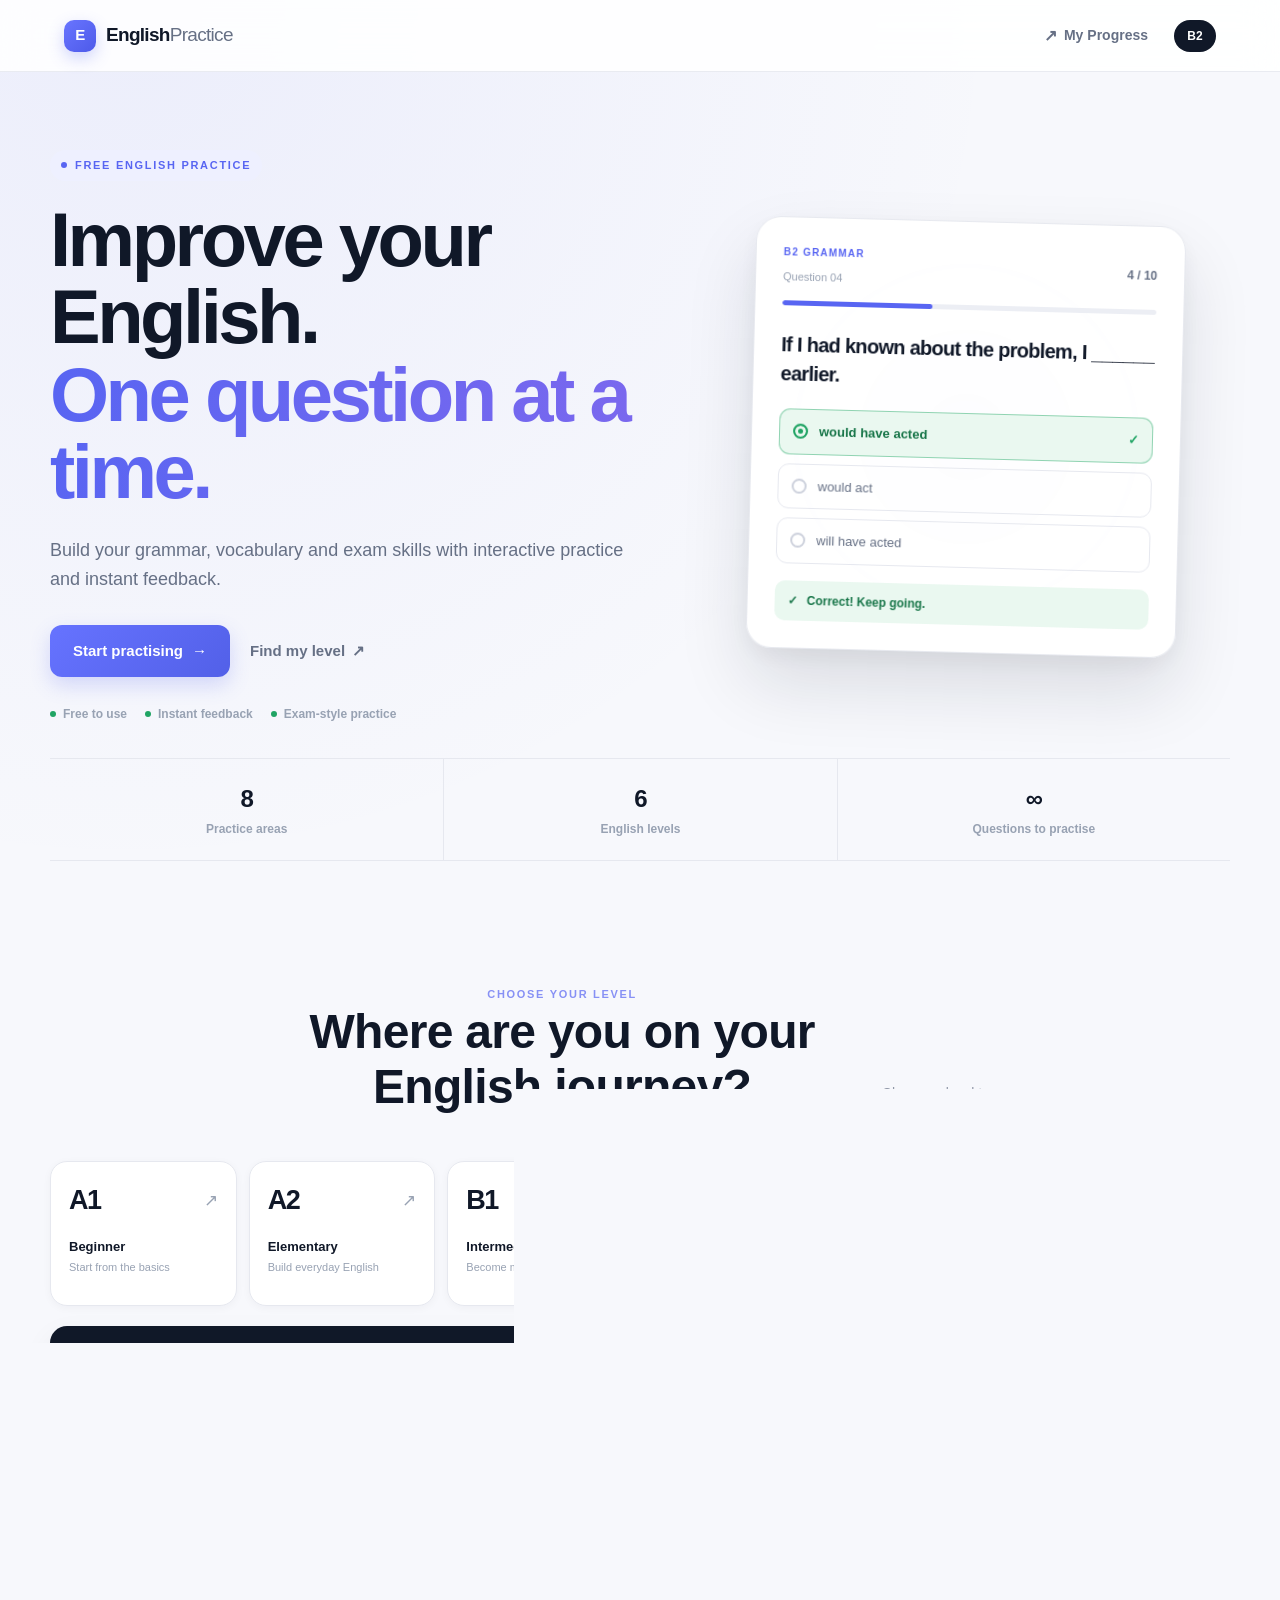
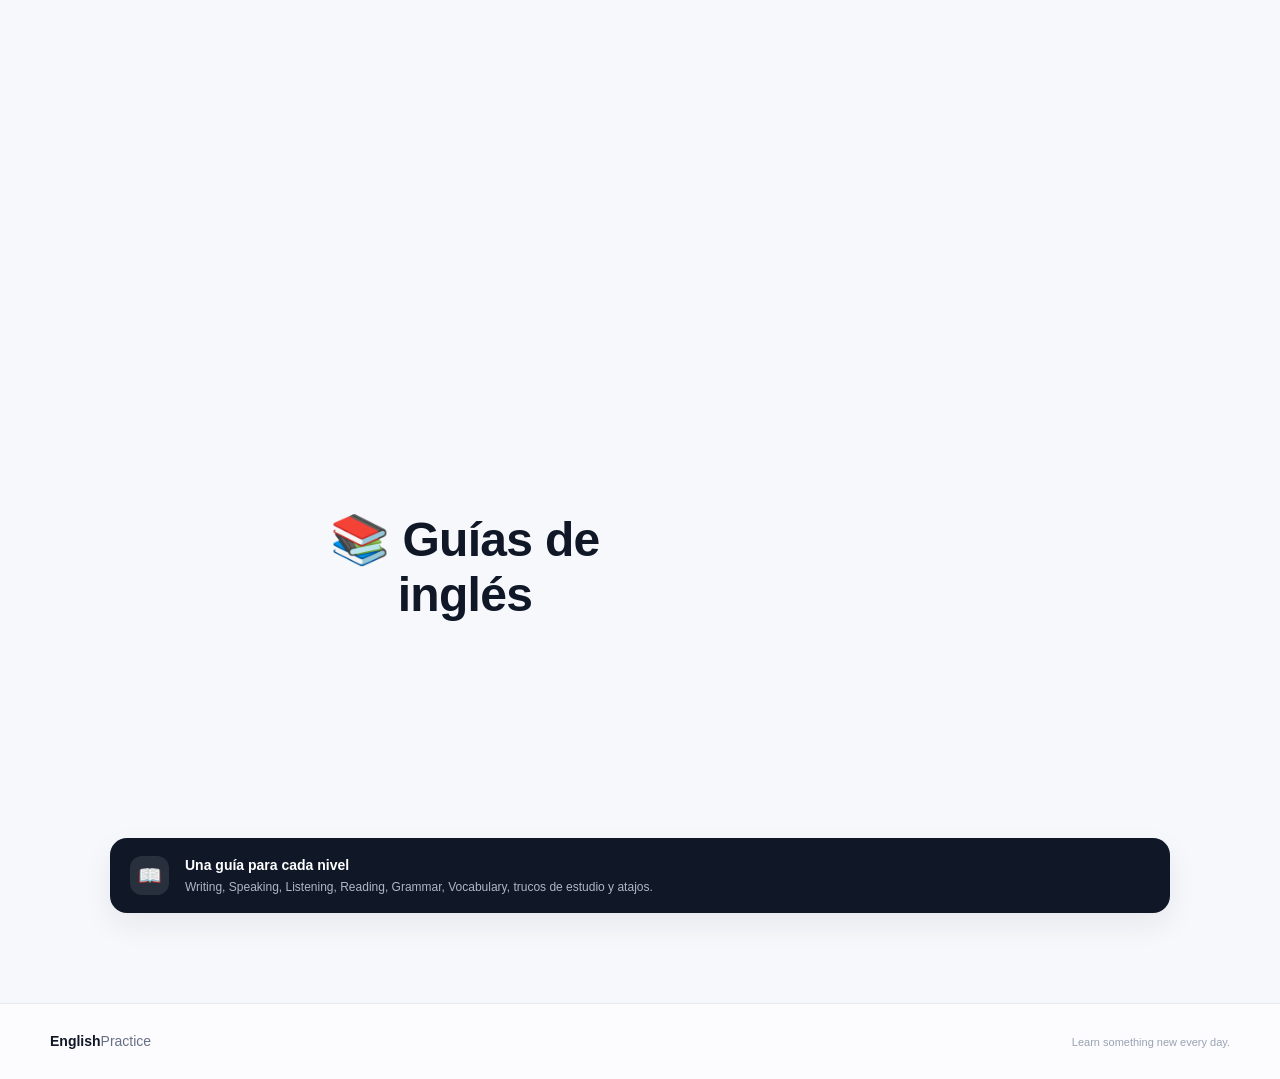
<file: index.html>
<!DOCTYPE html>
<html lang="en">
<head>
    <meta charset="UTF-8">
    <meta name="viewport" content="width=device-width, initial-scale=1.0">

    <title>English Practice - Free English Tests & Exercises</title>

    <meta name="description"
          content="Improve your English with free B2 grammar, vocabulary, phrasal verb, word formation and exam-style exercises with instant feedback.">

    <meta name="robots" content="index, follow">

    <link rel="canonical" href="https://jaime888-png.github.io/EnglishPractice/">

    <link rel="stylesheet" href="style.css">

    <meta name="google-site-verification"
          content="MlaVY_ap902NoAxUZYahT_4EIekP5iTGvNQhcBj-xUs">
</head>

<body>

    <!-- ================= TOP NAVIGATION ================= -->

    <header class="topbar">

        <a href="#" class="logo" aria-label="English Practice home">
            <span class="logo-mark">E</span>
            <span class="logo-text">English<span>Practice</span></span>
        </a>

        <nav class="nav-links">

            <button class="nav-button" id="statsNavButton">
                <span class="nav-icon">↗</span>
                My Progress
            </button>

            <div class="level-badge">
                B2
            </div>

        </nav>

    </header>


    <main>

        <!-- ================= HOME ================= -->

        <section id="home" class="screen active">

            <!-- HERO -->

            <div class="hero">

                <div class="hero-content">

                    <div class="hero-copy">

                        <p class="eyebrow">
                            FREE ENGLISH PRACTICE
                        </p>

                        <h1>
                            Improve your English.
                            <span>One question at a time.</span>
                        </h1>

                        <p class="hero-text">
                            Build your grammar, vocabulary and exam skills
                            with interactive practice and instant feedback.
                        </p>

                        <div class="hero-actions">

                            <button
                                class="primary-button hero-primary"
                                id="heroStartButton"
                                onclick="document.getElementById('b2LevelButton').click()">
                                Start practising
                                <span>→</span>
                            </button>

                            <a
                                href="level-test.html"
                                class="hero-secondary">
                                Find my level
                                <span>↗</span>
                            </a>

                        </div>

                        <div class="hero-trust">

                            <div class="trust-item">
                                <span class="trust-dot"></span>
                                Free to use
                            </div>

                            <div class="trust-item">
                                <span class="trust-dot"></span>
                                Instant feedback
                            </div>

                            <div class="trust-item">
                                <span class="trust-dot"></span>
                                Exam-style practice
                            </div>

                        </div>

                    </div>


                    <!-- HERO PRACTICE PREVIEW -->

                    <div class="hero-preview">

                        <div class="preview-glow"></div>

                        <div class="preview-card">

                            <div class="preview-top">

                                <div>
                                    <span class="preview-label">
                                        B2 GRAMMAR
                                    </span>

                                    <span class="preview-question-number">
                                        Question 04
                                    </span>
                                </div>

                                <div class="preview-progress">
                                    4 / 10
                                </div>

                            </div>

                            <div class="preview-progress-bar">
                                <span></span>
                            </div>

                            <h3>
                                If I had known about the problem,
                                I ______ earlier.
                            </h3>

                            <div class="preview-answer correct-preview">
                                <span class="preview-radio"></span>
                                would have acted
                                <span class="preview-check">✓</span>
                            </div>

                            <div class="preview-answer">
                                <span class="preview-radio"></span>
                                would act
                            </div>

                            <div class="preview-answer">
                                <span class="preview-radio"></span>
                                will have acted
                            </div>

                            <div class="preview-feedback">
                                <span>✓</span>
                                Correct! Keep going.
                            </div>

                        </div>

                    </div>

                </div>


                <!-- HERO STATS -->

                <div class="hero-stats">

                    <div class="hero-stat">
                        <strong>8</strong>
                        <span>Practice areas</span>
                    </div>

                    <div class="hero-stat">
                        <strong>6</strong>
                        <span>English levels</span>
                    </div>

                    <div class="hero-stat">
                        <strong>∞</strong>
                        <span>Questions to practise</span>
                    </div>

                </div>

            </div>


            <!-- ================= LEVEL SELECTOR ================= -->

            <section class="content-section level-section">

                <div class="section-heading">

                    <div>
                        <p class="eyebrow">CHOOSE YOUR LEVEL</p>
                        <h2>Where are you on your English journey?</h2>
                    </div>

                    <p class="section-description">
                        Choose a level to start practising.
                    </p>

                </div>


                <div class="level-grid">

                    <a href="a1.html"
                       class="level-card available"
                       style="text-decoration: none;">

                        <div class="level-card-top">
                            <strong>A1</strong>
                            <span class="level-arrow">↗</span>
                        </div>

                        <span>Beginner</span>

                        <small>
                            Start from the basics
                        </small>

                    </a>


                    <a href="a2.html"
                       class="level-card available"
                       style="text-decoration: none;">

                        <div class="level-card-top">
                            <strong>A2</strong>
                            <span class="level-arrow">↗</span>
                        </div>

                        <span>Elementary</span>

                        <small>
                            Build everyday English
                        </small>

                    </a>


                    <a href="b1.html"
                       class="level-card available"
                       style="text-decoration: none;">

                        <div class="level-card-top">
                            <strong>B1</strong>
                            <span class="level-arrow">↗</span>
                        </div>

                        <span>Intermediate</span>

                        <small>
                            Become more confident
                        </small>

                    </a>


                    <button
                        class="level-card available active-level"
                        id="b2LevelButton">

                        <div class="level-card-top">
                            <strong>B2</strong>
                            <span class="level-arrow">→</span>
                        </div>

                        <span>Upper-intermediate</span>

                        <small>
                            Start practising now
                        </small>

                        <div class="active-level-label">
                            Current level
                        </div>

                    </button>


                    <a href="c1.html"
                       class="level-card available"
                       style="text-decoration: none;">

                        <div class="level-card-top">
                            <strong>C1</strong>
                            <span class="level-arrow">↗</span>
                        </div>

                        <span>Advanced</span>

                        <small>
                            Master complex English
                        </small>

                    </a>


                    <a href="c2.html"
                       class="level-card available"
                       style="text-decoration: none;">

                        <div class="level-card-top">
                            <strong>C2</strong>
                            <span class="level-arrow">↗</span>
                        </div>

                        <span>Proficiency</span>

                        <small>
                            Reach full proficiency
                        </small>

                    </a>

                </div>


                <div class="level-test-banner">

                    <div class="level-test-icon">
                        ✦
                    </div>

                    <div class="level-test-content">

                        <strong>Not sure about your level?</strong>

                        <p>
                            Take a quick test and find the English level
                            that fits you best.
                        </p>

                    </div>

                    <a href="level-test.html"
                       class="secondary-button level-test-button">
                        Find my level →
                    </a>

                </div>

            </section>


            <!-- ================= FEATURES ================= -->

            <section class="content-section">

                <div class="section-heading centered-heading">

                    <p class="eyebrow">WHY ENGLISH PRACTICE?</p>

                    <h2>
                        Practice with purpose.
                    </h2>

                    <p>
                        Everything you need to turn mistakes into progress.
                    </p>

                </div>


                <div class="features">

                    <div class="feature-card">

                        <div class="feature-icon feature-blue">
                            🎯
                        </div>

                        <div>
                            <h3>Focused practice</h3>

                            <p>
                                Choose exactly what you want to improve,
                                from grammar to word formation.
                            </p>
                        </div>

                        <span class="feature-number">01</span>

                    </div>


                    <div class="feature-card">

                        <div class="feature-icon feature-green">
                            ⚡
                        </div>

                        <div>
                            <h3>Instant feedback</h3>

                            <p>
                                See whether your answer is correct and
                                understand your mistakes immediately.
                            </p>
                        </div>

                        <span class="feature-number">02</span>

                    </div>


                    <div class="feature-card">

                        <div class="feature-icon feature-purple">
                            📈
                        </div>

                        <div>
                            <h3>Track your progress</h3>

                            <p>
                                Keep an eye on your accuracy, best scores,
                                streaks and achievements.
                            </p>
                        </div>

                        <span class="feature-number">03</span>

                    </div>

                </div>

            </section>

        </section>


        <!-- ================= B2 PRACTICE MENU ================= -->

        <section id="practiceMenu" class="screen">

            <div class="page-header practice-page-header">

                <button id="practiceHomeButton" class="back-button">
                    ← Home
                </button>

                <div class="page-header-content">

                    <div>
                        <p class="eyebrow">B2 ENGLISH</p>

                        <h1>
                            What do you want to practise?
                        </h1>

                        <p>
                            Choose a skill and start improving.
                        </p>
                    </div>

                    <div class="page-level-pill">
                        B2
                    </div>

                </div>

            </div>


            <!-- PRACTICE CATEGORIES -->

            <div class="practice-section">

                <div class="section-heading compact-heading">

                    <div>
                        <p class="eyebrow">PRACTICE AREAS</p>
                        <h2>Choose a skill</h2>
                    </div>

                    <span class="practice-count">
                        8 areas
                    </span>

                </div>


                <div class="practice-grid">

                    <button
                        class="practice-card"
                        data-category="Grammar">

                        <span class="practice-icon">📘</span>

                        <div class="practice-card-content">
                            <strong>Grammar</strong>

                            <small>
                                Tenses, conditionals, modals and more
                            </small>
                        </div>

                        <span class="practice-arrow">→</span>

                    </button>


                    <button
                        class="practice-card"
                        data-category="Vocabulary">

                        <span class="practice-icon">📚</span>

                        <div class="practice-card-content">
                            <strong>Vocabulary</strong>

                            <small>
                                Words, meaning and usage
                            </small>
                        </div>

                        <span class="practice-arrow">→</span>

                    </button>


                    <button
                        class="practice-card"
                        data-category="Phrasal Verbs">

                        <span class="practice-icon">🔗</span>

                        <div class="practice-card-content">
                            <strong>Phrasal Verbs</strong>

                            <small>
                                Common B2 phrasal verbs
                            </small>
                        </div>

                        <span class="practice-arrow">→</span>

                    </button>


                    <button
                        class="practice-card"
                        data-category="Collocations">

                        <span class="practice-icon">🧩</span>

                        <div class="practice-card-content">
                            <strong>Collocations</strong>

                            <small>
                                Words that naturally go together
                            </small>
                        </div>

                        <span class="practice-arrow">→</span>

                    </button>


                    <button
                        class="practice-card"
                        data-category="Word Formation">

                        <span class="practice-icon">🔤</span>

                        <div class="practice-card-content">
                            <strong>Word Formation</strong>

                            <small>
                                Build the correct word
                            </small>
                        </div>

                        <span class="practice-arrow">→</span>

                    </button>


                    <button
                        class="practice-card"
                        data-category="Open Cloze">

                        <span class="practice-icon">✏️</span>

                        <div class="practice-card-content">
                            <strong>Open Cloze</strong>

                            <small>
                                Complete the missing words
                            </small>
                        </div>

                        <span class="practice-arrow">→</span>

                    </button>


                    <button
                        class="practice-card"
                        data-category="Key Word Transformations">

                        <span class="practice-icon">🔄</span>

                        <div class="practice-card-content">
                            <strong>Key Word Transformations</strong>

                            <small>
                                Rewrite sentences correctly
                            </small>
                        </div>

                        <span class="practice-arrow">→</span>

                    </button>


                    <!-- ERROR COACH -->

                    <button
                        class="practice-card featured error-coach-card"
                        id="errorCoachButton">

                        <div class="featured-card-glow"></div>

                        <span class="practice-icon">🧠</span>

                        <div class="practice-card-content">

                            <div class="featured-label">
                                PERSONALIZED
                            </div>

                            <strong>Error Coach</strong>

                            <small>
                                Turn your mistakes into personalised practice
                            </small>

                        </div>

                        <span class="practice-arrow">→</span>

                    </button>


                    <!-- MIXED PRACTICE -->

                    <button
                        class="practice-card featured mixed-card"
                        data-category="Mixed Practice">

                        <span class="practice-icon">🎲</span>

                        <div class="practice-card-content">

                            <div class="featured-label">
                                RECOMMENDED
                            </div>

                            <strong>Mixed Practice</strong>

                            <small>
                                A mixture of B2 questions
                            </small>

                        </div>

                        <span class="practice-arrow">→</span>

                    </button>

                </div>

            </div>


            <!-- B2 EXERCISES -->

            <div class="exercise-links-section">

                <div class="section-heading compact-heading centered-heading">

                    <p class="eyebrow">B2 ENGLISH PRACTICE</p>

                    <h2>
                        Explore dedicated exercises
                    </h2>

                    <p>
                        Go directly to a specific area of B2 English.
                    </p>

                </div>


                <div class="exercise-links">

                    <a href="grammar.html" class="exercise-link">
                        Grammar
                        <span>↗</span>
                    </a>

                    <a href="vocabulary.html" class="exercise-link">
                        Vocabulary
                        <span>↗</span>
                    </a>

                    <a href="phrasal-verbs.html" class="exercise-link">
                        Phrasal Verbs
                        <span>↗</span>
                    </a>

                    <a href="collocations.html" class="exercise-link">
                        Collocations
                        <span>↗</span>
                    </a>

                    <a href="word-formation.html" class="exercise-link">
                        Word Formation
                        <span>↗</span>
                    </a>

                    <a href="open-cloze.html" class="exercise-link">
                        Open Cloze
                        <span>↗</span>
                    </a>

                    <a href="key-word-transformations.html" class="exercise-link">
                        Key Word Transformations
                        <span>↗</span>
                    </a>

                </div>

            </div>


            <!-- QUIZ LENGTH -->

            <div class="practice-options">

                <div class="section-heading compact-heading">

                    <div>
                        <p class="eyebrow">QUIZ LENGTH</p>
                        <h2>How much time do you have?</h2>
                    </div>

                </div>


                <div class="length-buttons">

                    <button
                        class="length-button"
                        data-length="5">

                        <strong>Quick</strong>

                        <span>5 questions</span>

                        <small>~ 3 min</small>

                    </button>


                    <button
                        class="length-button selected"
                        data-length="10">

                        <strong>Standard</strong>

                        <span>10 questions</span>

                        <small>~ 7 min</small>

                    </button>


                    <button
                        class="length-button"
                        data-length="20">

                        <strong>Challenge</strong>

                        <span>20 questions</span>

                        <small>~ 15 min</small>

                    </button>

                </div>

            </div>


            <div class="start-practice-wrapper">

                <button
                    id="startPracticeButton"
                    class="primary-button start-practice-button">

                    Start practice
                    <span>→</span>

                </button>

                <p>
                    Instant feedback after every question.
                </p>

            </div>

        </section>


        <!-- ================= QUIZ ================= -->

        <section id="quiz" class="screen">

            <div class="quiz-header">

                <button id="backButton" class="back-button">
                    ← Exit practice
                </button>

                <div class="progress-container">

                    <div class="progress-text">

                        <span id="questionNumber">
                            Question 1
                        </span>

                        <span id="totalQuestions">
                            1 / 10
                        </span>

                    </div>

                    <div class="progress-bar">

                        <div id="progress" class="progress"></div>

                    </div>

                </div>

            </div>


            <div class="quiz-card">

                <div class="quiz-card-top">

                    <div
                        class="question-category"
                        id="questionCategory">

                        MIXED PRACTICE

                    </div>

                    <span class="quiz-level">
                        B2
                    </span>

                </div>


                <h2 id="question">
                    Loading question...
                </h2>


                <div id="answers" class="answers">
                    <!-- JavaScript inserts answers here -->
                </div>


                <div
                    id="feedback"
                    class="feedback hidden">

                    <div
                        id="feedbackTitle"
                        class="feedback-title">
                    </div>

                    <p id="feedbackText"></p>

                </div>


                <button
                    id="nextButton"
                    class="primary-button next-button hidden">

                    Next question
                    <span>→</span>

                </button>

            </div>

        </section>


        <!-- ================= RESULTS ================= -->

        <section id="results" class="screen">

            <div class="results-card">

                <div class="result-icon">
                    ✦
                </div>

                <p class="eyebrow">
                    PRACTICE COMPLETE
                </p>

                <h1>
                    Your result
                </h1>

                <div class="score-circle">

                    <span id="score">
                        0/10
                    </span>

                </div>

                <h2 id="resultMessage">
                    Great job!
                </h2>

                <p id="resultDescription">
                    Keep practising to improve your English.
                </p>


                <div class="result-stats">

                    <div>
                        <strong id="resultPercentage">
                            0%
                        </strong>

                        <span>
                            Accuracy
                        </span>
                    </div>

                    <div>
                        <strong id="resultCorrect">
                            0
                        </strong>

                        <span>
                            Correct
                        </span>
                    </div>

                    <div>
                        <strong id="resultQuestions">
                            10
                        </strong>

                        <span>
                            Questions
                        </span>
                    </div>

                </div>


                <div class="result-actions">

                    <button
                        id="retryButton"
                        class="primary-button">

                        Try again
                        <span>↻</span>

                    </button>


                    <button
                        id="practiceAgainButton"
                        class="secondary-button">

                        Choose practice

                    </button>


                    <button
                        id="homeButton"
                        class="secondary-button">

                        Back to home

                    </button>

                </div>

            </div>

        </section>


        <!-- ================= PROGRESS ================= -->

        <section id="stats" class="screen">

            <div class="page-header">

                <button
                    id="statsHomeButton"
                    class="back-button">

                    ← Home

                </button>

                <p class="eyebrow">
                    YOUR PROGRESS
                </p>

                <h1>
                    Keep getting better.
                </h1>

                <p>
                    Your progress is saved automatically on this device.
                </p>

            </div>


            <div class="stats-grid">

                <div class="stat-card">

                    <span class="stat-icon">
                        📝
                    </span>

                    <strong id="statQuestions">
                        0
                    </strong>

                    <span>
                        Questions answered
                    </span>

                </div>


                <div class="stat-card">

                    <span class="stat-icon">
                        🎯
                    </span>

                    <strong id="statAccuracy">
                        0%
                    </strong>

                    <span>
                        Overall accuracy
                    </span>

                </div>


                <div class="stat-card">

                    <span class="stat-icon">
                        🏆
                    </span>

                    <strong id="statBestScore">
                        0%
                    </strong>

                    <span>
                        Best result
                    </span>

                </div>


                <div class="stat-card">

                    <span class="stat-icon">
                        🔥
                    </span>

                    <strong id="statStreak">
                        0
                    </strong>

                    <span>
                        Day streak
                    </span>

                </div>

            </div>


            <div class="progress-section">

                <div class="section-heading">

                    <div>
                        <p class="eyebrow">
                            ACHIEVEMENTS
                        </p>

                        <h2>
                            Your milestones
                        </h2>
                    </div>

                </div>


                <div
                    id="achievements"
                    class="achievements-grid">

                    <!-- JavaScript inserts achievements -->

                </div>

            </div>

        </section>

         


<!-- =========================
     GUÍAS
     ========================= -->

<section class="content-section guides-section" id="guias">

    <div class="section-heading">

        <div>
            <p class="eyebrow">ENGLISH GUIDES</p>

            <h2>
                📚 Guías de inglés
            </h2>
        </div>

        <p class="section-description">
            Aprende qué estudiar en cada nivel y mejora tus habilidades paso a paso.
        </p>

    </div>


    <div class="level-grid">

        <!-- A1 -->

        <a href="guia.html?nivel=A1"
           class="level-card available"
           style="text-decoration: none;">

            <div class="level-card-top">
                <strong>A1</strong>
                <span class="level-arrow">↗</span>
            </div>

            <span>Beginner</span>

            <small>
                Aprende las bases del inglés
            </small>

        </a>


        <!-- A2 -->

        <a href="guia.html?nivel=A2"
           class="level-card available"
           style="text-decoration: none;">

            <div class="level-card-top">
                <strong>A2</strong>
                <span class="level-arrow">↗</span>
            </div>

            <span>Elementary</span>

            <small>
                Mejora tu inglés cotidiano
            </small>

        </a>


        <!-- B1 -->

        <a href="guia.html?nivel=B1"
           class="level-card available"
           style="text-decoration: none;">

            <div class="level-card-top">
                <strong>B1</strong>
                <span class="level-arrow">↗</span>
            </div>

            <span>Intermediate</span>

            <small>
                Gana confianza al comunicarte
            </small>

        </a>


        <!-- B2 -->

        <a href="guia.html?nivel=B2"
           class="level-card available"
           style="text-decoration: none;">

            <div class="level-card-top">
                <strong>B2</strong>
                <span class="level-arrow">↗</span>
            </div>

            <span>Upper-intermediate</span>

            <small>
                Prepárate para un inglés más avanzado
            </small>

        </a>


        <!-- C1 -->

        <a href="guia.html?nivel=C1"
           class="level-card available"
           style="text-decoration: none;">

            <div class="level-card-top">
                <strong>C1</strong>
                <span class="level-arrow">↗</span>
            </div>

            <span>Advanced</span>

            <small>
                Perfecciona tu inglés
            </small>

        </a>


        <!-- C2 -->

        <a href="guia.html?nivel=C2"
           class="level-card available"
           style="text-decoration: none;">

            <div class="level-card-top">
                <strong>C2</strong>
                <span class="level-arrow">↗</span>
            </div>

            <span>Proficiency</span>

            <small>
                Acércate al dominio completo
            </small>

        </a>

    </div>


    <div class="level-test-banner">

        <div class="level-test-icon">
            📖
        </div>

        <div class="level-test-content">

            <strong>Una guía para cada nivel</strong>

            <p>
                Writing, Speaking, Listening, Reading, Grammar,
                Vocabulary, trucos de estudio y atajos.
            </p>

        </div>

    </div>

</section>


    </main>


    <!-- ================= FOOTER ================= -->

    <footer>

        <div class="footer-inner">

            <div class="footer-logo">
                English<span>Practice</span>
            </div>

            <p>
                Learn something new every day.
            </p>

        </div>

    </footer>


    <!-- ================= PRO MODAL ================= -->

    <div
        id="proModal"
        class="pro-modal"
        style="display: none;">

        <div class="pro-modal-content">

            <button
                id="closeProModal"
                class="pro-modal-close"
                aria-label="Close">

                ×

            </button>


            <div class="pro-modal-icon">
                🧠
            </div>


            <p class="eyebrow">
                ERROR COACH PRO
            </p>


            <h2>
                Unlock your full English potential.
            </h2>


            <p>
                Get access to all English levels from A1 to C2,
                plus personalised practice with Special Weakness.
            </p>


            <div class="pro-features">

                <p>✓ A1, A2, B1, B2, C1 & C2</p>
                <p>✓ Special Weakness</p>
                <p>✓ Personalised practice</p>
                <p>✓ Progress tracking</p>

            </div>


            <div class="pro-price">

                <strong>€4.99</strong>

                <span>
                    / month
                </span>

            </div>


            <button
                id="unlockProButton"
                class="primary-button">

                Unlock Pro →
            </button>


            <button
                id="laterProButton"
                class="secondary-button">

                Maybe later

            </button>

        </div>

    </div>


    <script src="script.js"></script>

    <script>
        document
            .getElementById("errorCoachButton")
            .addEventListener("click", function() {
                window.location.href = "error-coach.html";
            });
    </script>

</body>
</html>
</file>
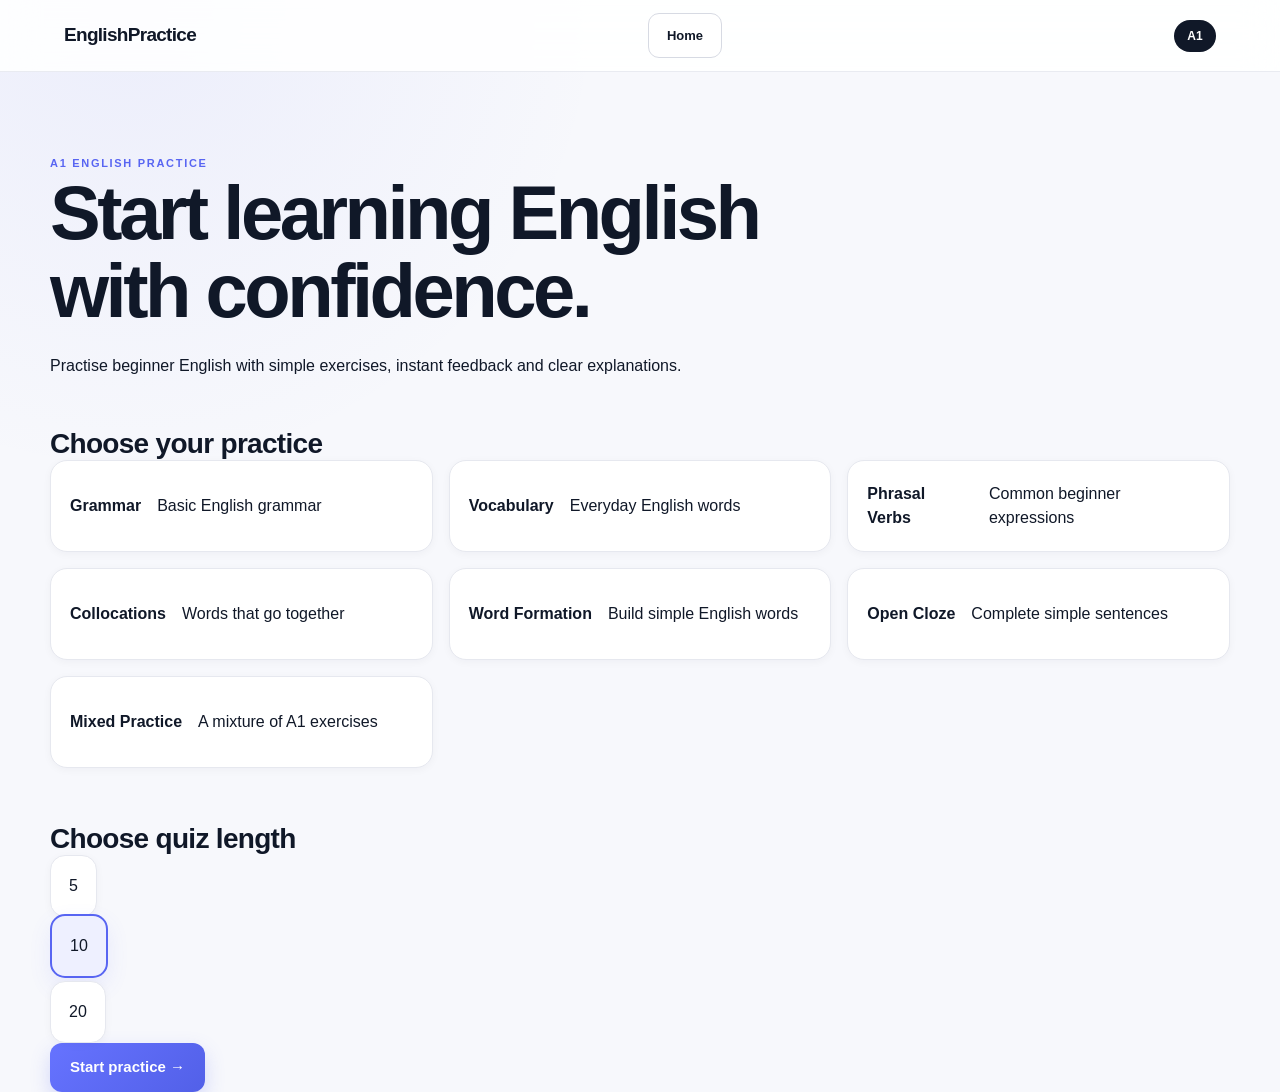
<file: a1.html>
<!DOCTYPE html>
<html lang="en">
<head>
    <meta charset="UTF-8">
    <meta name="viewport" content="width=device-width, initial-scale=1.0">

    <title>A1 English Practice - Free Beginner English Exercises</title>

    <meta name="description" content="Practise A1 English with free beginner grammar, vocabulary and everyday English exercises with instant feedback.">

    <meta name="robots" content="index, follow">

    <link rel="canonical" href="https://jaime888-png.github.io/EnglishPractice/a1.html">

    <link rel="stylesheet" href="style.css">
</head>

<body>

<header class="topbar">

    <div class="logo">EnglishPractice</div>

    <a href="index.html" class="secondary-button">
        Home
    </a>

    <div class="level-badge">
        A1
    </div>

</header>


<main>

    <section class="hero">

        <span class="eyebrow">
            A1 ENGLISH PRACTICE
        </span>

        <h1>
            Start learning English with confidence.
        </h1>

        <p>
            Practise beginner English with simple exercises,
            instant feedback and clear explanations.
        </p>

    </section>


    <section class="practice-section">

        <h2>Choose your practice</h2>

        <div class="features">

            <button class="practice-card" data-category="Grammar">
                <strong>Grammar</strong>
                <span>Basic English grammar</span>
            </button>

            <button class="practice-card" data-category="Vocabulary">
                <strong>Vocabulary</strong>
                <span>Everyday English words</span>
            </button>

            <button class="practice-card" data-category="Phrasal Verbs">
                <strong>Phrasal Verbs</strong>
                <span>Common beginner expressions</span>
            </button>

            <button class="practice-card" data-category="Collocations">
                <strong>Collocations</strong>
                <span>Words that go together</span>
            </button>

            <button class="practice-card" data-category="Word Formation">
                <strong>Word Formation</strong>
                <span>Build simple English words</span>
            </button>

            <button class="practice-card" data-category="Open Cloze">
                <strong>Open Cloze</strong>
                <span>Complete simple sentences</span>
            </button>

            <button class="practice-card" data-category="Mixed Practice">
                <strong>Mixed Practice</strong>
                <span>A mixture of A1 exercises</span>
            </button>

        </div>

    </section>


    <section class="quiz-length-section">

        <h2>Choose quiz length</h2>

        <div class="quiz-length">

            <button class="length-button" data-length="5">
                5
            </button>

            <button class="length-button selected" data-length="10">
                10
            </button>

            <button class="length-button" data-length="20">
                20
            </button>

        </div>

    </section>


    <section class="start-section">

        <button id="startPracticeButton" class="primary-button">
            Start practice →
        </button>

    </section>


    <section id="quizScreen" class="quiz-card" style="display: none;">

        <div class="quiz-header">

            <span id="questionNumber">
                Question 1
            </span>

            <span id="progressText">
                1 / 10
            </span>

        </div>

        <div class="progress-bar">
            <div id="progressBar"></div>
        </div>

        <h2 id="question">
            Question
        </h2>

        <div id="answers"></div>

        <div id="feedback" class="feedback"></div>

        <button id="nextButton" class="primary-button" style="display: none;">
            Next →
        </button>

    </section>


    <section id="resultsScreen" class="results-card" style="display: none;">

        <span class="eyebrow">
            PRACTICE COMPLETE
        </span>

        <h2>
            Your A1 results
        </h2>

        <div class="score-display">

            <span id="score">
                0 / 10
            </span>

        </div>

        <p id="accuracy">
            Accuracy: 0%
        </p>

        <div class="result-stats">

            <div>
                <strong id="correctAnswers">
                    0
                </strong>

                <span>
                    Correct
                </span>
            </div>

            <div>
                <strong id="totalQuestions">
                    10
                </strong>

                <span>
                    Questions
                </span>
            </div>

        </div>


        <div class="result-actions">

            <button id="retryButton" class="primary-button">
                Try again
            </button>

            <button id="choosePracticeButton" class="secondary-button">
                Choose practice
            </button>

            <a href="index.html" class="secondary-button">
                Back to home
            </a>

        </div>

    </section>

</main>


<script src="a1.js"></script>

</body>
</html>
</file>
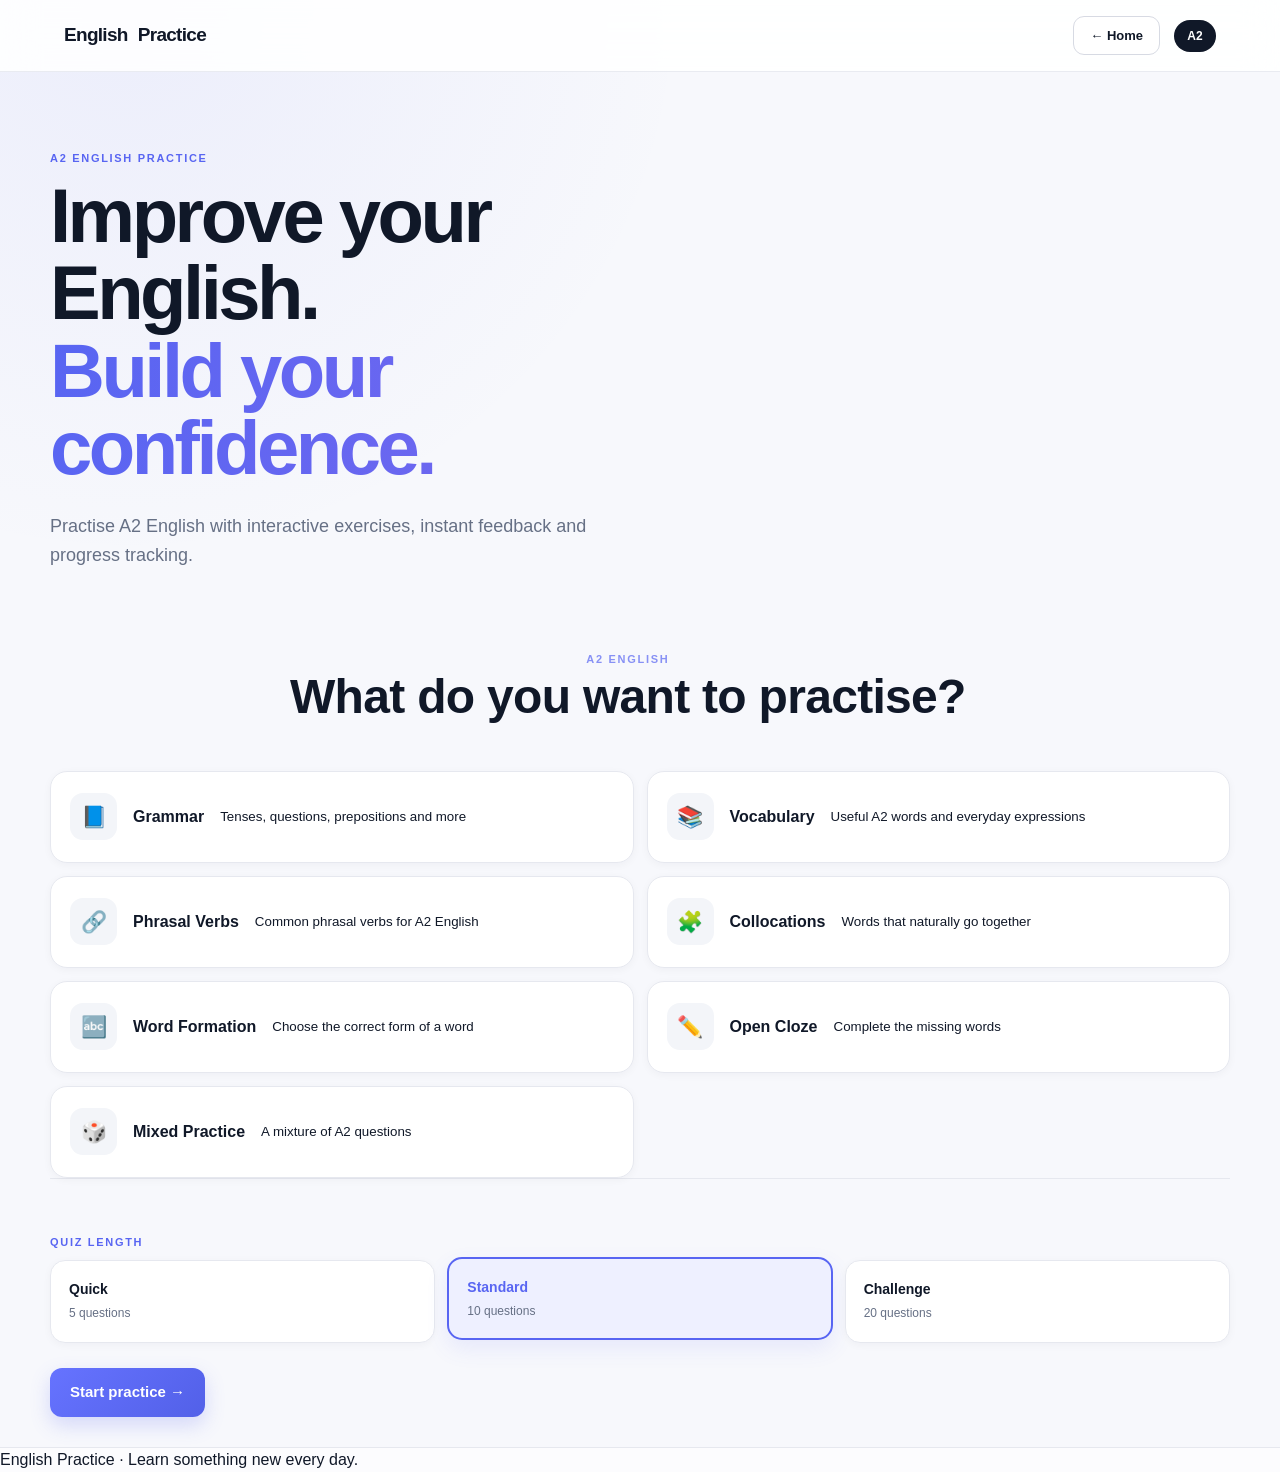
<file: a2.html>
<!DOCTYPE html>
<html lang="en">
<head>
    <meta charset="UTF-8">
    <meta name="viewport" content="width=device-width, initial-scale=1.0">

    <title>A2 English Practice - Free Elementary English Exercises</title>

    <meta name="description"
          content="Practise A2 English for free with interactive grammar, vocabulary, phrasal verbs and everyday English exercises with instant feedback.">

    <meta name="robots" content="index, follow">

    <link rel="canonical"
          href="https://jaime888-png.github.io/EnglishPractice/a2.html">

    <link rel="stylesheet" href="style.css">
</head>

<body>

    <header class="topbar">

        <div class="logo">
            English<span>Practice</span>
        </div>

        <nav class="nav-links">

            <a href="index.html"
               class="secondary-button"
               style="text-decoration: none; padding: 9px 16px;">
                ← Home
            </a>

            <div class="level-badge">
                A2
            </div>

        </nav>

    </header>


    <main>

        <!-- A2 HOME -->

        <section id="a2Home" class="screen active">

            <div class="hero">

                <p class="eyebrow">
                    A2 ENGLISH PRACTICE
                </p>

                <h1>
                    Improve your English.<br>
                    <span>Build your confidence.</span>
                </h1>

                <p class="hero-text">
                    Practise A2 English with interactive exercises,
                    instant feedback and progress tracking.
                </p>

            </div>


            <div class="section-block">

                <div class="section-heading">

                    <div>

                        <p class="eyebrow">
                            A2 ENGLISH
                        </p>

                        <h2>
                            What do you want to practise?
                        </h2>

                    </div>

                </div>


                <div class="practice-grid">

                    <button class="practice-card"
                            data-category="Grammar">

                        <span class="practice-icon">
                            📘
                        </span>

                        <strong>
                            Grammar
                        </strong>

                        <small>
                            Tenses, questions, prepositions and more
                        </small>

                    </button>


                    <button class="practice-card"
                            data-category="Vocabulary">

                        <span class="practice-icon">
                            📚
                        </span>

                        <strong>
                            Vocabulary
                        </strong>

                        <small>
                            Useful A2 words and everyday expressions
                        </small>

                    </button>


                    <button class="practice-card"
                            data-category="Phrasal Verbs">

                        <span class="practice-icon">
                            🔗
                        </span>

                        <strong>
                            Phrasal Verbs
                        </strong>

                        <small>
                            Common phrasal verbs for A2 English
                        </small>

                    </button>


                    <button class="practice-card"
                            data-category="Collocations">

                        <span class="practice-icon">
                            🧩
                        </span>

                        <strong>
                            Collocations
                        </strong>

                        <small>
                            Words that naturally go together
                        </small>

                    </button>


                    <button class="practice-card"
                            data-category="Word Formation">

                        <span class="practice-icon">
                            🔤
                        </span>

                        <strong>
                            Word Formation
                        </strong>

                        <small>
                            Choose the correct form of a word
                        </small>

                    </button>


                    <button class="practice-card"
                            data-category="Open Cloze">

                        <span class="practice-icon">
                            ✏️
                        </span>

                        <strong>
                            Open Cloze
                        </strong>

                        <small>
                            Complete the missing words
                        </small>

                    </button>


                    <button class="practice-card"
                            data-category="Mixed Practice">

                        <span class="practice-icon">
                            🎲
                        </span>

                        <strong>
                            Mixed Practice
                        </strong>

                        <small>
                            A mixture of A2 questions
                        </small>

                    </button>

                </div>

            </div>


            <!-- QUIZ LENGTH -->

            <div class="practice-options">

                <p class="eyebrow">
                    QUIZ LENGTH
                </p>

                <div class="length-buttons">

                    <button class="length-button"
                            data-length="5">

                        <strong>
                            Quick
                        </strong>

                        <span>
                            5 questions
                        </span>

                    </button>


                    <button class="length-button selected"
                            data-length="10">

                        <strong>
                            Standard
                        </strong>

                        <span>
                            10 questions
                        </span>

                    </button>


                    <button class="length-button"
                            data-length="20">

                        <strong>
                            Challenge
                        </strong>

                        <span>
                            20 questions
                        </span>

                    </button>

                </div>

            </div>


            <button id="startPracticeButton"
                    class="primary-button">

                Start practice →

            </button>

        </section>


        <!-- QUIZ -->

        <section id="quiz"
                 class="screen">

            <div class="quiz-header">

                <button id="backButton"
                        class="back-button">

                    ← Exit practice

                </button>


                <div class="progress-container">

                    <div class="progress-text">

                        <span id="questionNumber">
                            Question 1
                        </span>

                        <span id="totalQuestions">
                            1 / 10
                        </span>

                    </div>


                    <div class="progress-bar">

                        <div id="progress"
                             class="progress">
                        </div>

                    </div>

                </div>

            </div>


            <div class="quiz-card">

                <div class="question-category"
                     id="questionCategory">

                    MIXED PRACTICE

                </div>


                <h2 id="question">
                    Loading question...
                </h2>


                <div id="answers"
                     class="answers">
                </div>


                <div id="feedback"
                     class="feedback hidden">

                    <div id="feedbackTitle"
                         class="feedback-title">
                    </div>

                    <p id="feedbackText">
                    </p>

                </div>


                <button id="nextButton"
                        class="primary-button next-button hidden">

                    Next question →

                </button>

            </div>

        </section>


        <!-- RESULTS -->

        <section id="results"
                 class="screen">

            <div class="results-card">

                <p class="eyebrow">
                    A2 PRACTICE COMPLETE
                </p>

                <h1>
                    Your result
                </h1>


                <div class="score-circle">

                    <span id="score">
                        0/10
                    </span>

                </div>


                <h2 id="resultMessage">
                    Great job!
                </h2>


                <p id="resultDescription">
                    Keep practising to improve your English.
                </p>


                <div class="result-stats">

                    <div>

                        <strong id="resultPercentage">
                            0%
                        </strong>

                        <span>
                            Accuracy
                        </span>

                    </div>


                    <div>

                        <strong id="resultCorrect">
                            0
                        </strong>

                        <span>
                            Correct
                        </span>

                    </div>


                    <div>

                        <strong id="resultQuestions">
                            10
                        </strong>

                        <span>
                            Questions
                        </span>

                    </div>

                </div>


                <div class="result-actions">

                    <button id="retryButton"
                            class="primary-button">

                        Try again

                    </button>


                    <button id="practiceAgainButton"
                            class="secondary-button">

                        Choose practice

                    </button>


                    <a href="index.html"
                       class="secondary-button"
                       style="text-decoration: none;">

                        Back to home

                    </a>

                </div>

            </div>

        </section>

    </main>


    <footer>

        <p>
            English Practice · Learn something new every day.
        </p>

    </footer>


    <script src="a2.js"></script>

</body>
</html>
</file>
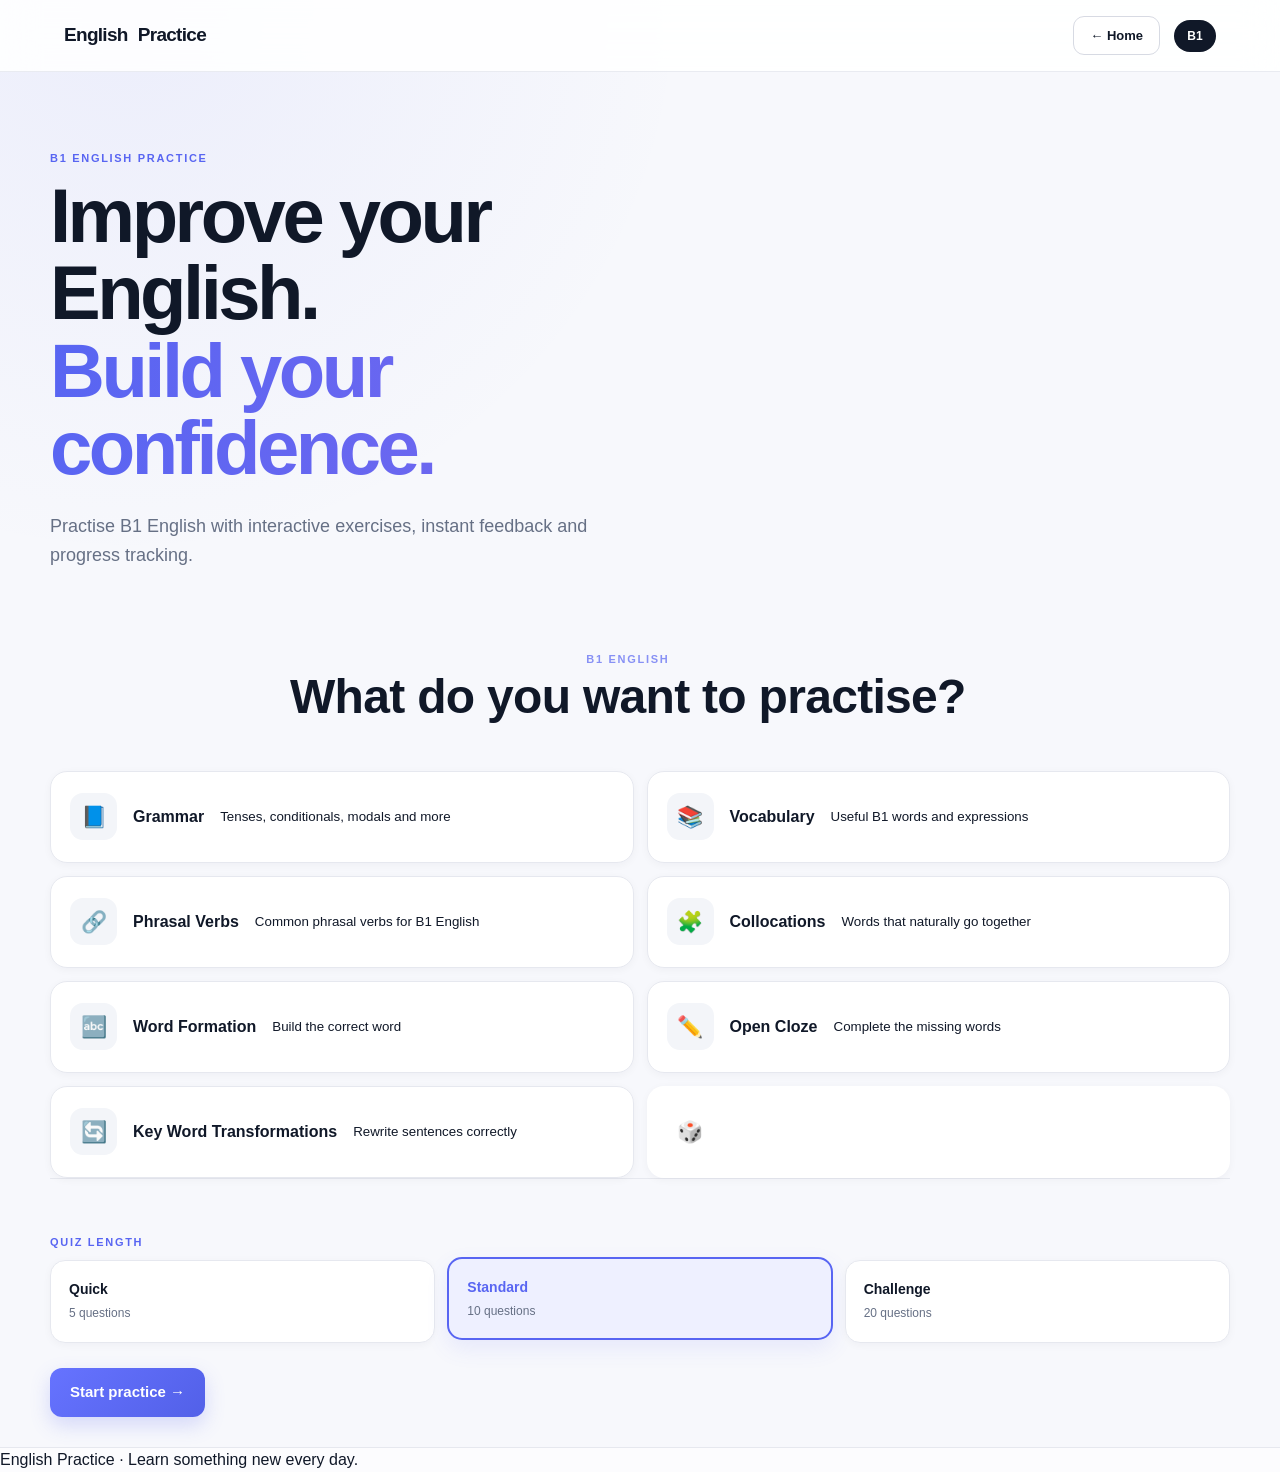
<file: b1.html>
<!DOCTYPE html>
<html lang="en">
<head>
    <meta charset="UTF-8">
    <meta name="viewport" content="width=device-width, initial-scale=1.0">

    <title>B1 English Practice - Free Intermediate Exercises</title>

    <meta name="description"
          content="Practise B1 English for free with interactive grammar, vocabulary, phrasal verbs and exam-style exercises with instant feedback.">

    <meta name="robots" content="index, follow">

    <link rel="canonical"
          href="https://jaime888-png.github.io/EnglishPractice/b1.html">

    <link rel="stylesheet" href="style.css">
</head>

<body>

    <!-- TOP NAVIGATION -->
    <header class="topbar">
        <div class="logo">English<span>Practice</span></div>

        <nav class="nav-links">
            <a href="index.html"
               class="secondary-button"
               style="text-decoration: none; padding: 9px 16px;">
                ← Home
            </a>

            <div class="level-badge">B1</div>
        </nav>
    </header>

    <main>

        <!-- B1 HOME -->
        <section id="b1Home" class="screen active">

            <div class="hero">
                <p class="eyebrow">B1 ENGLISH PRACTICE</p>

                <h1>
                    Improve your English.<br>
                    <span>Build your confidence.</span>
                </h1>

                <p class="hero-text">
                    Practise B1 English with interactive exercises,
                    instant feedback and progress tracking.
                </p>
            </div>

            <!-- PRACTICE AREAS -->
            <div class="section-block">

                <div class="section-heading">
                    <div>
                        <p class="eyebrow">B1 ENGLISH</p>
                        <h2>What do you want to practise?</h2>
                    </div>
                </div>

                <div class="practice-grid">

                    <button class="practice-card" data-category="Grammar">
                        <span class="practice-icon">📘</span>
                        <strong>Grammar</strong>
                        <small>Tenses, conditionals, modals and more</small>
                    </button>

                    <button class="practice-card" data-category="Vocabulary">
                        <span class="practice-icon">📚</span>
                        <strong>Vocabulary</strong>
                        <small>Useful B1 words and expressions</small>
                    </button>

                    <button class="practice-card" data-category="Phrasal Verbs">
                        <span class="practice-icon">🔗</span>
                        <strong>Phrasal Verbs</strong>
                        <small>Common phrasal verbs for B1 English</small>
                    </button>

                    <button class="practice-card" data-category="Collocations">
                        <span class="practice-icon">🧩</span>
                        <strong>Collocations</strong>
                        <small>Words that naturally go together</small>
                    </button>

                    <button class="practice-card" data-category="Word Formation">
                        <span class="practice-icon">🔤</span>
                        <strong>Word Formation</strong>
                        <small>Build the correct word</small>
                    </button>

                    <button class="practice-card" data-category="Open Cloze">
                        <span class="practice-icon">✏️</span>
                        <strong>Open Cloze</strong>
                        <small>Complete the missing words</small>
                    </button>

                    <button class="practice-card" data-category="Key Word Transformations">
                        <span class="practice-icon">🔄</span>
                        <strong>Key Word Transformations</strong>
                        <small>Rewrite sentences correctly</small>
                    </button>

                    <button class="practice-card featured" data-category="Mixed Practice">
                        <span class="practice-icon">🎲</span>
                        <strong>Mixed Practice</strong>
                        <small>A mixture of B1 questions</small>
                    </button>

                </div>
            </div>

            <!-- QUIZ LENGTH -->
            <div class="practice-options">

                <p class="eyebrow">QUIZ LENGTH</p>

                <div class="length-buttons">

                    <button class="length-button" data-length="5">
                        <strong>Quick</strong>
                        <span>5 questions</span>
                    </button>

                    <button class="length-button selected" data-length="10">
                        <strong>Standard</strong>
                        <span>10 questions</span>
                    </button>

                    <button class="length-button" data-length="20">
                        <strong>Challenge</strong>
                        <span>20 questions</span>
                    </button>

                </div>

            </div>

            <button id="startPracticeButton" class="primary-button">
                Start practice →
            </button>

        </section>


        <!-- QUIZ -->
        <section id="quiz" class="screen">

            <div class="quiz-header">

                <button id="backButton" class="back-button">
                    ← Exit practice
                </button>

                <div class="progress-container">

                    <div class="progress-text">
                        <span id="questionNumber">Question 1</span>
                        <span id="totalQuestions">1 / 10</span>
                    </div>

                    <div class="progress-bar">
                        <div id="progress" class="progress"></div>
                    </div>

                </div>

            </div>


            <div class="quiz-card">

                <div class="question-category"
                     id="questionCategory">
                    MIXED PRACTICE
                </div>

                <h2 id="question">
                    Loading question...
                </h2>

                <div id="answers" class="answers"></div>

                <div id="feedback"
                     class="feedback hidden">

                    <div id="feedbackTitle"
                         class="feedback-title">
                    </div>

                    <p id="feedbackText"></p>

                </div>

                <button id="nextButton"
                        class="primary-button next-button hidden">
                    Next question →
                </button>

            </div>

        </section>


        <!-- RESULTS -->
        <section id="results" class="screen">

            <div class="results-card">

                <p class="eyebrow">
                    B1 PRACTICE COMPLETE
                </p>

                <h1>Your result</h1>

                <div class="score-circle">
                    <span id="score">0/10</span>
                </div>

                <h2 id="resultMessage">
                    Great job!
                </h2>

                <p id="resultDescription">
                    Keep practising to improve your English.
                </p>

                <div class="result-stats">

                    <div>
                        <strong id="resultPercentage">0%</strong>
                        <span>Accuracy</span>
                    </div>

                    <div>
                        <strong id="resultCorrect">0</strong>
                        <span>Correct</span>
                    </div>

                    <div>
                        <strong id="resultQuestions">10</strong>
                        <span>Questions</span>
                    </div>

                </div>

                <div class="result-actions">

                    <button id="retryButton"
                            class="primary-button">
                        Try again
                    </button>

                    <button id="practiceAgainButton"
                            class="secondary-button">
                        Choose practice
                    </button>

                    <a href="index.html"
                       class="secondary-button"
                       style="text-decoration: none;">
                        Back to home
                    </a>

                </div>

            </div>

        </section>

    </main>


    <footer>
        <p>English Practice · Learn something new every day.</p>
    </footer>


    <script src="b1.js"></script>

</body>
</html>
</file>
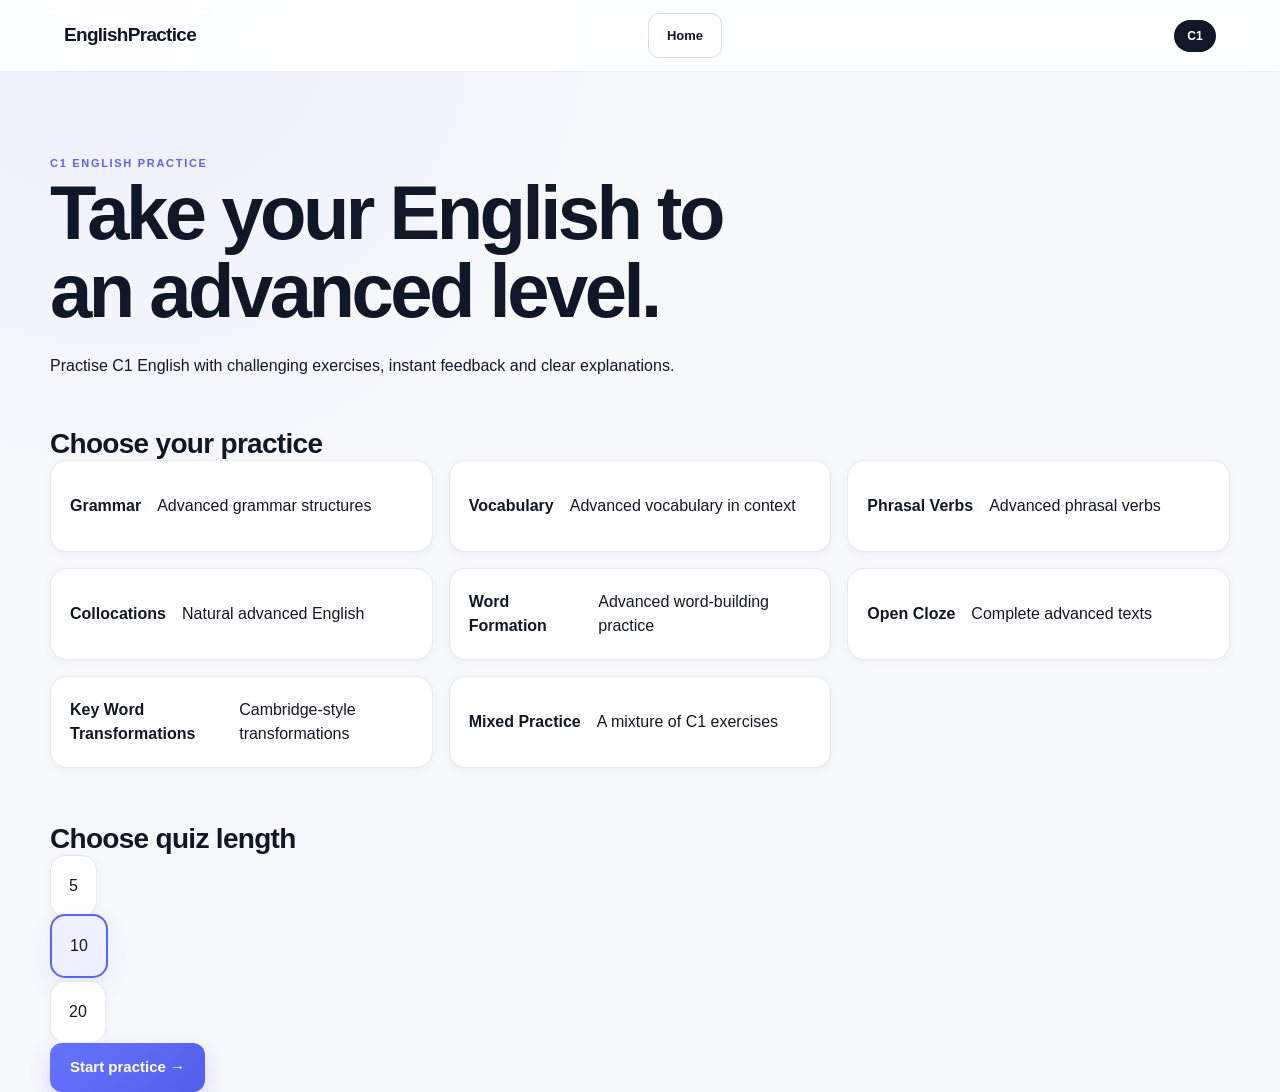
<file: c1.html>
<!DOCTYPE html>
<html lang="en">
<head>
    <meta charset="UTF-8">
    <meta name="viewport" content="width=device-width, initial-scale=1.0">

    <title>C1 English Practice - Free Advanced English Exercises</title>

    <meta name="description" content="Practise advanced C1 English with free grammar, vocabulary, phrasal verbs, collocations, word formation, open cloze and exam-style exercises with instant feedback.">

    <meta name="robots" content="index, follow">

    <link rel="canonical" href="https://jaime888-png.github.io/EnglishPractice/c1.html">

    <link rel="stylesheet" href="style.css">
</head>

<body>

<header class="topbar">

    <div class="logo">EnglishPractice</div>

    <a href="index.html" class="secondary-button">
        Home
    </a>

    <div class="level-badge">
        C1
    </div>

</header>


<main>

    <section class="hero">

        <span class="eyebrow">
            C1 ENGLISH PRACTICE
        </span>

        <h1>
            Take your English to an advanced level.
        </h1>

        <p>
            Practise C1 English with challenging exercises,
            instant feedback and clear explanations.
        </p>

    </section>


    <section class="practice-section">

        <h2>Choose your practice</h2>

        <div class="features">

            <button class="practice-card" data-category="Grammar">
                <strong>Grammar</strong>
                <span>Advanced grammar structures</span>
            </button>

            <button class="practice-card" data-category="Vocabulary">
                <strong>Vocabulary</strong>
                <span>Advanced vocabulary in context</span>
            </button>

            <button class="practice-card" data-category="Phrasal Verbs">
                <strong>Phrasal Verbs</strong>
                <span>Advanced phrasal verbs</span>
            </button>

            <button class="practice-card" data-category="Collocations">
                <strong>Collocations</strong>
                <span>Natural advanced English</span>
            </button>

            <button class="practice-card" data-category="Word Formation">
                <strong>Word Formation</strong>
                <span>Advanced word-building practice</span>
            </button>

            <button class="practice-card" data-category="Open Cloze">
                <strong>Open Cloze</strong>
                <span>Complete advanced texts</span>
            </button>

            <button class="practice-card" data-category="Key Word Transformations">
                <strong>Key Word Transformations</strong>
                <span>Cambridge-style transformations</span>
            </button>

            <button class="practice-card" data-category="Mixed Practice">
                <strong>Mixed Practice</strong>
                <span>A mixture of C1 exercises</span>
            </button>

        </div>

    </section>


    <section class="quiz-length-section">

        <h2>Choose quiz length</h2>

        <div class="quiz-length">

            <button class="length-button" data-length="5">
                5
            </button>

            <button class="length-button selected" data-length="10">
                10
            </button>

            <button class="length-button" data-length="20">
                20
            </button>

        </div>

    </section>


    <section class="start-section">

        <button id="startPracticeButton" class="primary-button">
            Start practice →
        </button>

    </section>


    <section id="quizScreen" class="quiz-card" style="display: none;">

        <div class="quiz-header">

            <span id="questionNumber">
                Question 1
            </span>

            <span id="progressText">
                1 / 10
            </span>

        </div>

        <div class="progress-bar">
            <div id="progressBar"></div>
        </div>

        <h2 id="question">
            Question
        </h2>

        <div id="answers"></div>

        <div id="feedback" class="feedback"></div>

        <button id="nextButton" class="primary-button" style="display: none;">
            Next →
        </button>

    </section>


    <section id="resultsScreen" class="results-card" style="display: none;">

        <span class="eyebrow">
            PRACTICE COMPLETE
        </span>

        <h2>
            Your C1 results
        </h2>

        <div class="score-display">

            <span id="score">
                0 / 10
            </span>

        </div>

        <p id="accuracy">
            Accuracy: 0%
        </p>

        <div class="result-stats">

            <div>
                <strong id="correctAnswers">
                    0
                </strong>

                <span>
                    Correct
                </span>
            </div>

            <div>
                <strong id="totalQuestions">
                    10
                </strong>

                <span>
                    Questions
                </span>
            </div>

        </div>


        <div class="result-actions">

            <button id="retryButton" class="primary-button">
                Try again
            </button>

            <button id="choosePracticeButton" class="secondary-button">
                Choose practice
            </button>

            <a href="index.html" class="secondary-button">
                Back to home
            </a>

        </div>

    </section>

</main>


<script src="c1.js"></script>

</body>
</html>
</file>
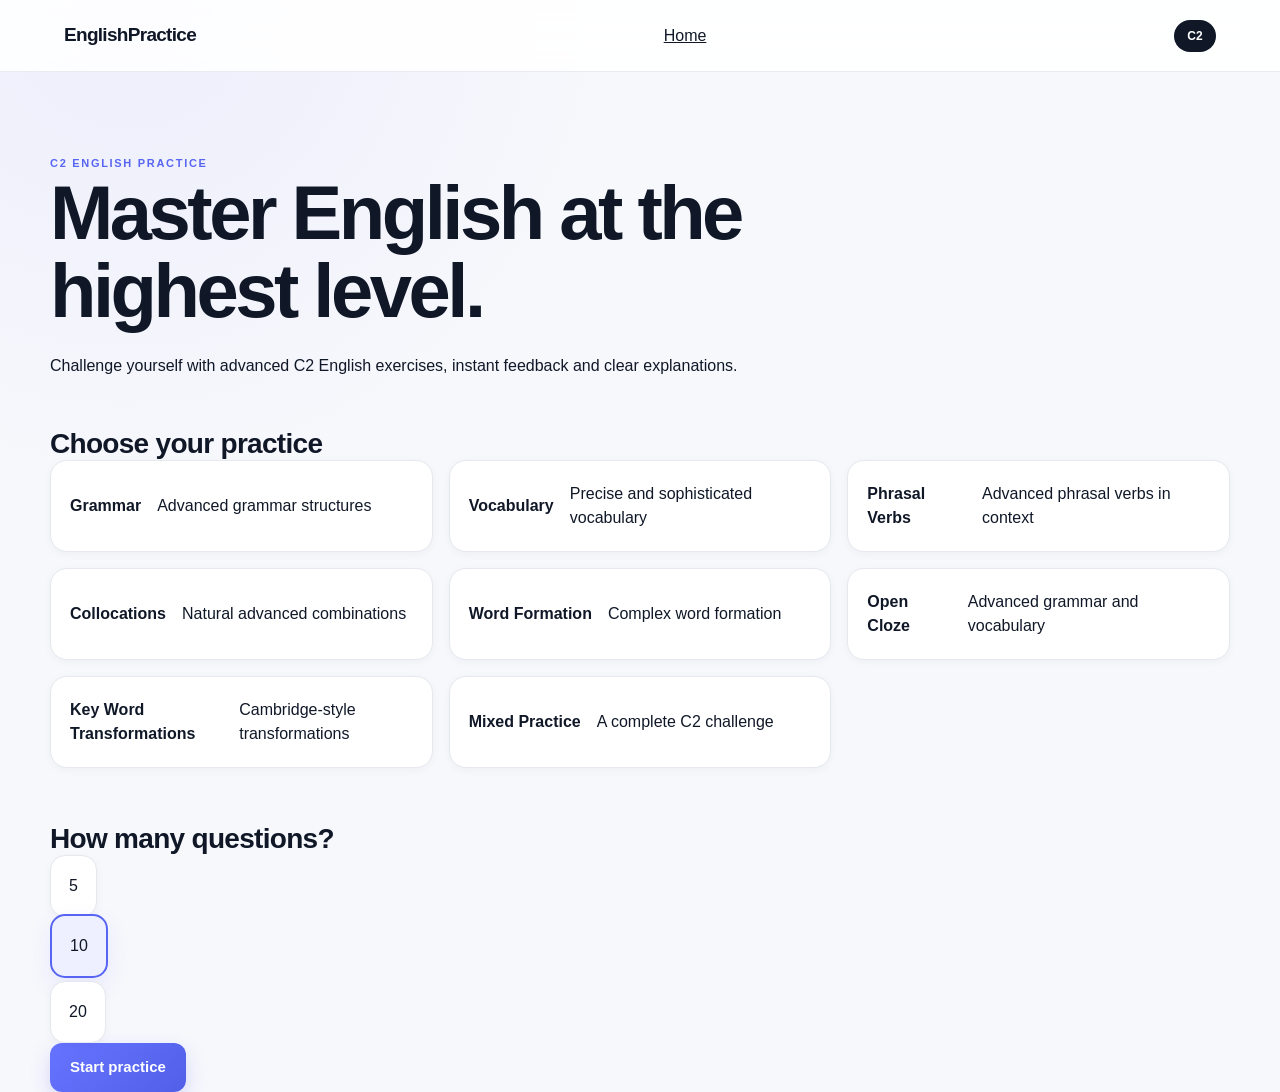
<file: c2.html>
<!DOCTYPE html>
<html lang="en">
<head>
    <meta charset="UTF-8">
    <meta name="viewport" content="width=device-width, initial-scale=1.0">

    <title>C2 English Practice - Free Proficiency English Exercises</title>

    <meta name="description" content="Practise C2 English with advanced grammar, vocabulary, phrasal verbs, collocations, word formation, open cloze and exam-style exercises with instant feedback.">

    <meta name="robots" content="index, follow">

    <link rel="canonical" href="https://jaime888-png.github.io/EnglishPractice/c2.html">

    <link rel="stylesheet" href="style.css">
</head>

<body>

<header class="topbar">
    <div class="logo">EnglishPractice</div>

    <a href="index.html" class="home-link">Home</a>

    <div class="level-badge">C2</div>
</header>


<main>

    <section class="hero">
        <span class="eyebrow">C2 ENGLISH PRACTICE</span>

        <h1>Master English at the highest level.</h1>

        <p>
            Challenge yourself with advanced C2 English exercises,
            instant feedback and clear explanations.
        </p>
    </section>


    <section class="practice-section">

        <h2>Choose your practice</h2>

        <div class="features">

            <button class="practice-card" data-category="Grammar">
                <strong>Grammar</strong>
                <span>Advanced grammar structures</span>
            </button>

            <button class="practice-card" data-category="Vocabulary">
                <strong>Vocabulary</strong>
                <span>Precise and sophisticated vocabulary</span>
            </button>

            <button class="practice-card" data-category="Phrasal Verbs">
                <strong>Phrasal Verbs</strong>
                <span>Advanced phrasal verbs in context</span>
            </button>

            <button class="practice-card" data-category="Collocations">
                <strong>Collocations</strong>
                <span>Natural advanced combinations</span>
            </button>

            <button class="practice-card" data-category="Word Formation">
                <strong>Word Formation</strong>
                <span>Complex word formation</span>
            </button>

            <button class="practice-card" data-category="Open Cloze">
                <strong>Open Cloze</strong>
                <span>Advanced grammar and vocabulary</span>
            </button>

            <button class="practice-card" data-category="Key Word Transformations">
                <strong>Key Word Transformations</strong>
                <span>Cambridge-style transformations</span>
            </button>

            <button class="practice-card" data-category="Mixed Practice">
                <strong>Mixed Practice</strong>
                <span>A complete C2 challenge</span>
            </button>

        </div>

    </section>


    <section class="quiz-length-section">

        <h2>How many questions?</h2>

        <div class="quiz-length">

            <button class="length-button" data-length="5">5</button>

            <button class="length-button selected" data-length="10">10</button>

            <button class="length-button" data-length="20">20</button>

        </div>

        <button id="startButton" class="primary-button">
            Start practice
        </button>

    </section>


    <section id="quizScreen" class="quiz-card" style="display: none;">

        <div class="quiz-header">
            <span id="questionNumber">Question 1</span>
            <span id="scoreDisplay">Score: 0</span>
        </div>

        <div class="progress-bar">
            <div id="progressBar"></div>
        </div>

        <h2 id="questionText"></h2>

        <div id="answersContainer"></div>

        <div id="feedback" class="feedback"></div>

        <button id="nextButton" class="primary-button" style="display: none;">
            Next question
        </button>

    </section>


    <section id="resultsScreen" class="results-card" style="display: none;">

        <span class="eyebrow">PRACTICE COMPLETE</span>

        <h2>Your C2 results</h2>

        <div class="result-score">
            <span id="finalScore">0</span>
            <small id="totalQuestions">/ 10</small>
        </div>

        <p id="resultMessage"></p>

        <div class="result-actions">

            <button id="retryButton" class="primary-button">
                Try again
            </button>

            <button id="choosePracticeButton" class="secondary-button">
                Choose practice
            </button>

            <a href="index.html" class="secondary-button">
                Back to home
            </a>

        </div>

    </section>

</main>


<script src="c2.js"></script>

</body>
</html>
</file>
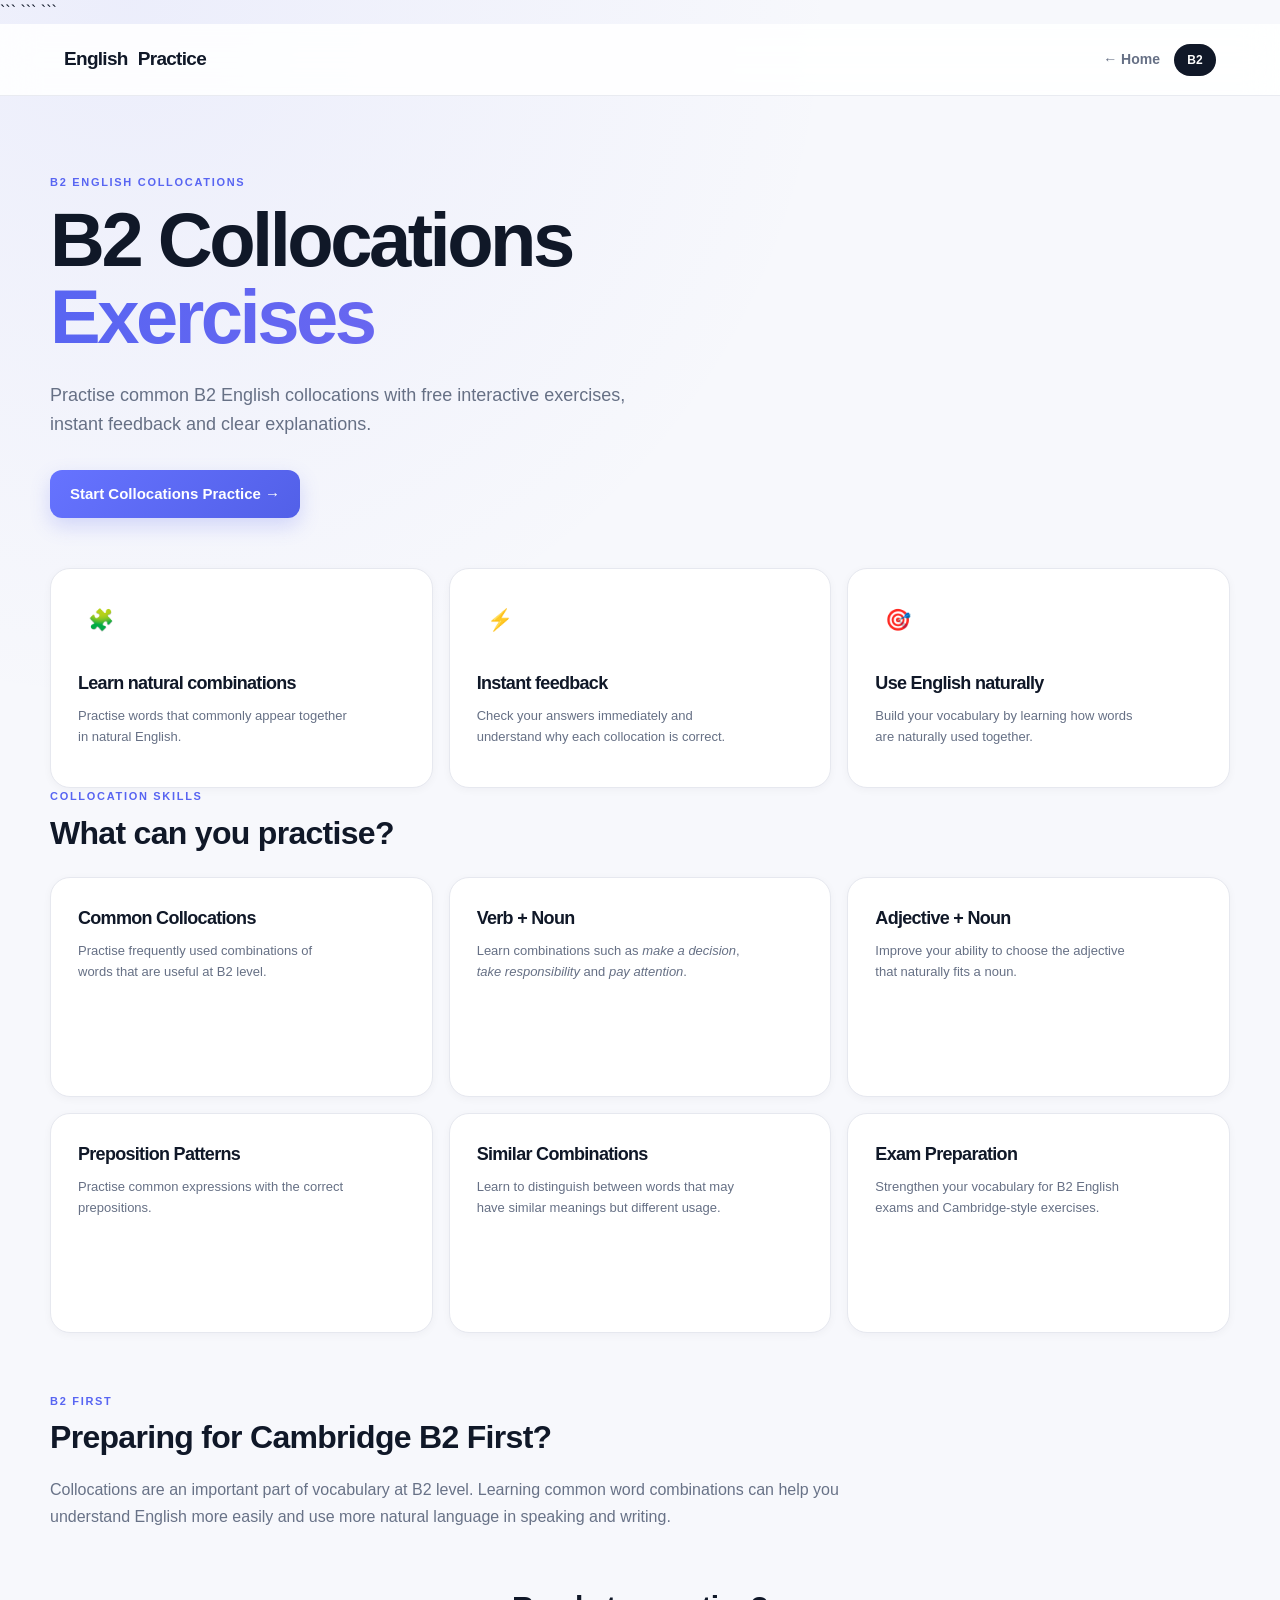
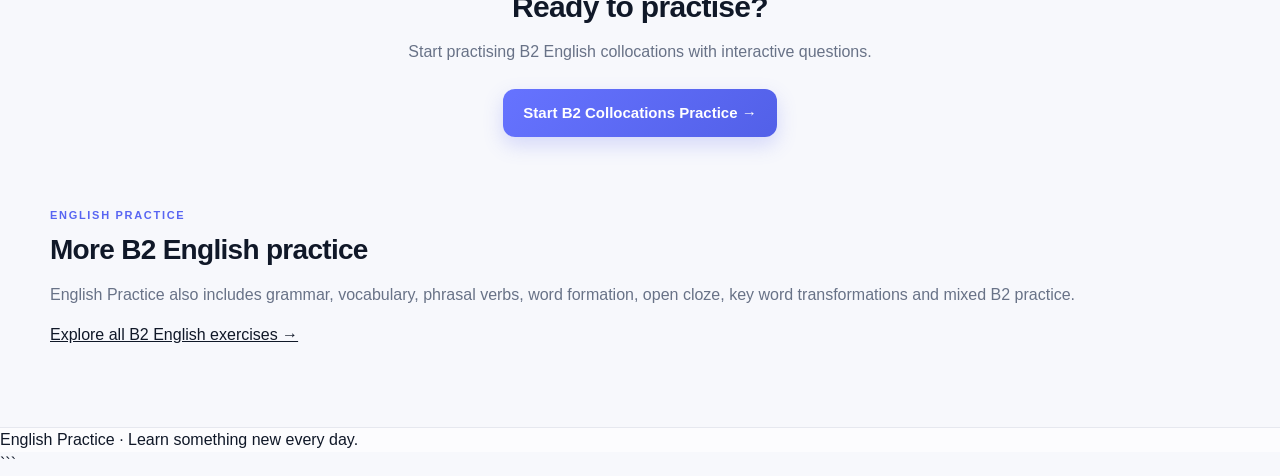
<file: collocations.html>
<!DOCTYPE html>

<html lang="en">
<head>
    <meta charset="UTF-8">
    <meta name="viewport" content="width=device-width, initial-scale=1.0">

```
<title>B2 Collocations Exercises - Free Practice | English Practice</title>

<meta name="description"
    content="Practise B2 English collocations with free interactive exercises. Learn common word combinations, meanings and usage with instant feedback.">

<meta name="robots" content="index, follow">

<link rel="canonical"
    href="https://jaime888-png.github.io/EnglishPractice/collocations.html">

<link rel="stylesheet" href="style.css">
```

</head>

<body>

```
<!-- TOP NAVIGATION -->
<header class="topbar">

    <a href="index.html"
       class="logo"
       style="text-decoration: none; color: inherit;">
        English<span>Practice</span>
    </a>

    <nav class="nav-links">

        <a href="index.html"
           class="back-button"
           style="text-decoration: none; margin: 0;">
            ← Home
        </a>

        <div class="level-badge">B2</div>

    </nav>

</header>


<main>

    <!-- ================= COLLOCATIONS PAGE ================= -->

    <section class="active">

        <div class="hero">

            <p class="eyebrow">B2 ENGLISH COLLOCATIONS</p>

            <h1>
                B2 Collocations<br>
                <span>Exercises</span>
            </h1>

            <p class="hero-text">
                Practise common B2 English collocations with free
                interactive exercises, instant feedback and clear
                explanations.
            </p>

            <a href="index.html?category=Collocations"
               class="primary-button"
               style="display: inline-block; text-decoration: none;">
                Start Collocations Practice →
            </a>

        </div>


        <!-- WHY PRACTISE -->

        <div class="features">

            <div class="feature-card">

                <div class="feature-icon">🧩</div>

                <h3>Learn natural combinations</h3>

                <p>
                    Practise words that commonly appear together
                    in natural English.
                </p>

            </div>


            <div class="feature-card">

                <div class="feature-icon">⚡</div>

                <h3>Instant feedback</h3>

                <p>
                    Check your answers immediately and understand
                    why each collocation is correct.
                </p>

            </div>


            <div class="feature-card">

                <div class="feature-icon">🎯</div>

                <h3>Use English naturally</h3>

                <p>
                    Build your vocabulary by learning how words
                    are naturally used together.
                </p>

            </div>

        </div>


        <!-- TOPICS -->

        <div style="padding-bottom: 60px;">

            <p class="eyebrow">COLLOCATION SKILLS</p>

            <h2 style="font-size: 32px; margin-bottom: 25px;">
                What can you practise?
            </h2>


            <div class="features">

                <div class="feature-card">

                    <h3>Common Collocations</h3>

                    <p>
                        Practise frequently used combinations of
                        words that are useful at B2 level.
                    </p>

                </div>


                <div class="feature-card">

                    <h3>Verb + Noun</h3>

                    <p>
                        Learn combinations such as
                        <em>make a decision</em>,
                        <em>take responsibility</em> and
                        <em>pay attention</em>.
                    </p>

                </div>


                <div class="feature-card">

                    <h3>Adjective + Noun</h3>

                    <p>
                        Improve your ability to choose the adjective
                        that naturally fits a noun.
                    </p>

                </div>


                <div class="feature-card">

                    <h3>Preposition Patterns</h3>

                    <p>
                        Practise common expressions with the
                        correct prepositions.
                    </p>

                </div>


                <div class="feature-card">

                    <h3>Similar Combinations</h3>

                    <p>
                        Learn to distinguish between words that
                        may have similar meanings but different usage.
                    </p>

                </div>


                <div class="feature-card">

                    <h3>Exam Preparation</h3>

                    <p>
                        Strengthen your vocabulary for B2 English
                        exams and Cambridge-style exercises.
                    </p>

                </div>

            </div>

        </div>


        <!-- CAMBRIDGE -->

        <div style="padding-bottom: 60px;">

            <p class="eyebrow">B2 FIRST</p>

            <h2 style="font-size: 32px; margin-bottom: 20px;">
                Preparing for Cambridge B2 First?
            </h2>

            <p style="color: #687287; line-height: 1.7; max-width: 800px;">
                Collocations are an important part of vocabulary at
                B2 level. Learning common word combinations can help
                you understand English more easily and use more
                natural language in speaking and writing.
            </p>

        </div>


        <!-- CTA -->

        <div style="text-align: center; padding-bottom: 70px;">

            <h2 style="font-size: 30px; margin-bottom: 15px;">
                Ready to practise?
            </h2>

            <p style="color: #687287; margin-bottom: 25px;">
                Start practising B2 English collocations with
                interactive questions.
            </p>

            <a href="index.html?category=Collocations"
               class="primary-button"
               style="display: inline-block; text-decoration: none;">
                Start B2 Collocations Practice →
            </a>

        </div>


        <!-- OTHER PRACTICE -->

        <div style="padding-bottom: 50px;">

            <p class="eyebrow">ENGLISH PRACTICE</p>

            <h2 style="font-size: 28px; margin-bottom: 15px;">
                More B2 English practice
            </h2>

            <p style="color: #687287; line-height: 1.7;">
                English Practice also includes grammar, vocabulary,
                phrasal verbs, word formation, open cloze, key word
                transformations and mixed B2 practice.
            </p>

            <p style="margin-top: 15px;">
                <a href="index.html">
                    Explore all B2 English exercises →
                </a>
            </p>

        </div>

    </section>

</main>


<footer>
    <p>English Practice · Learn something new every day.</p>
</footer>
```

</body>
</html>
</file>
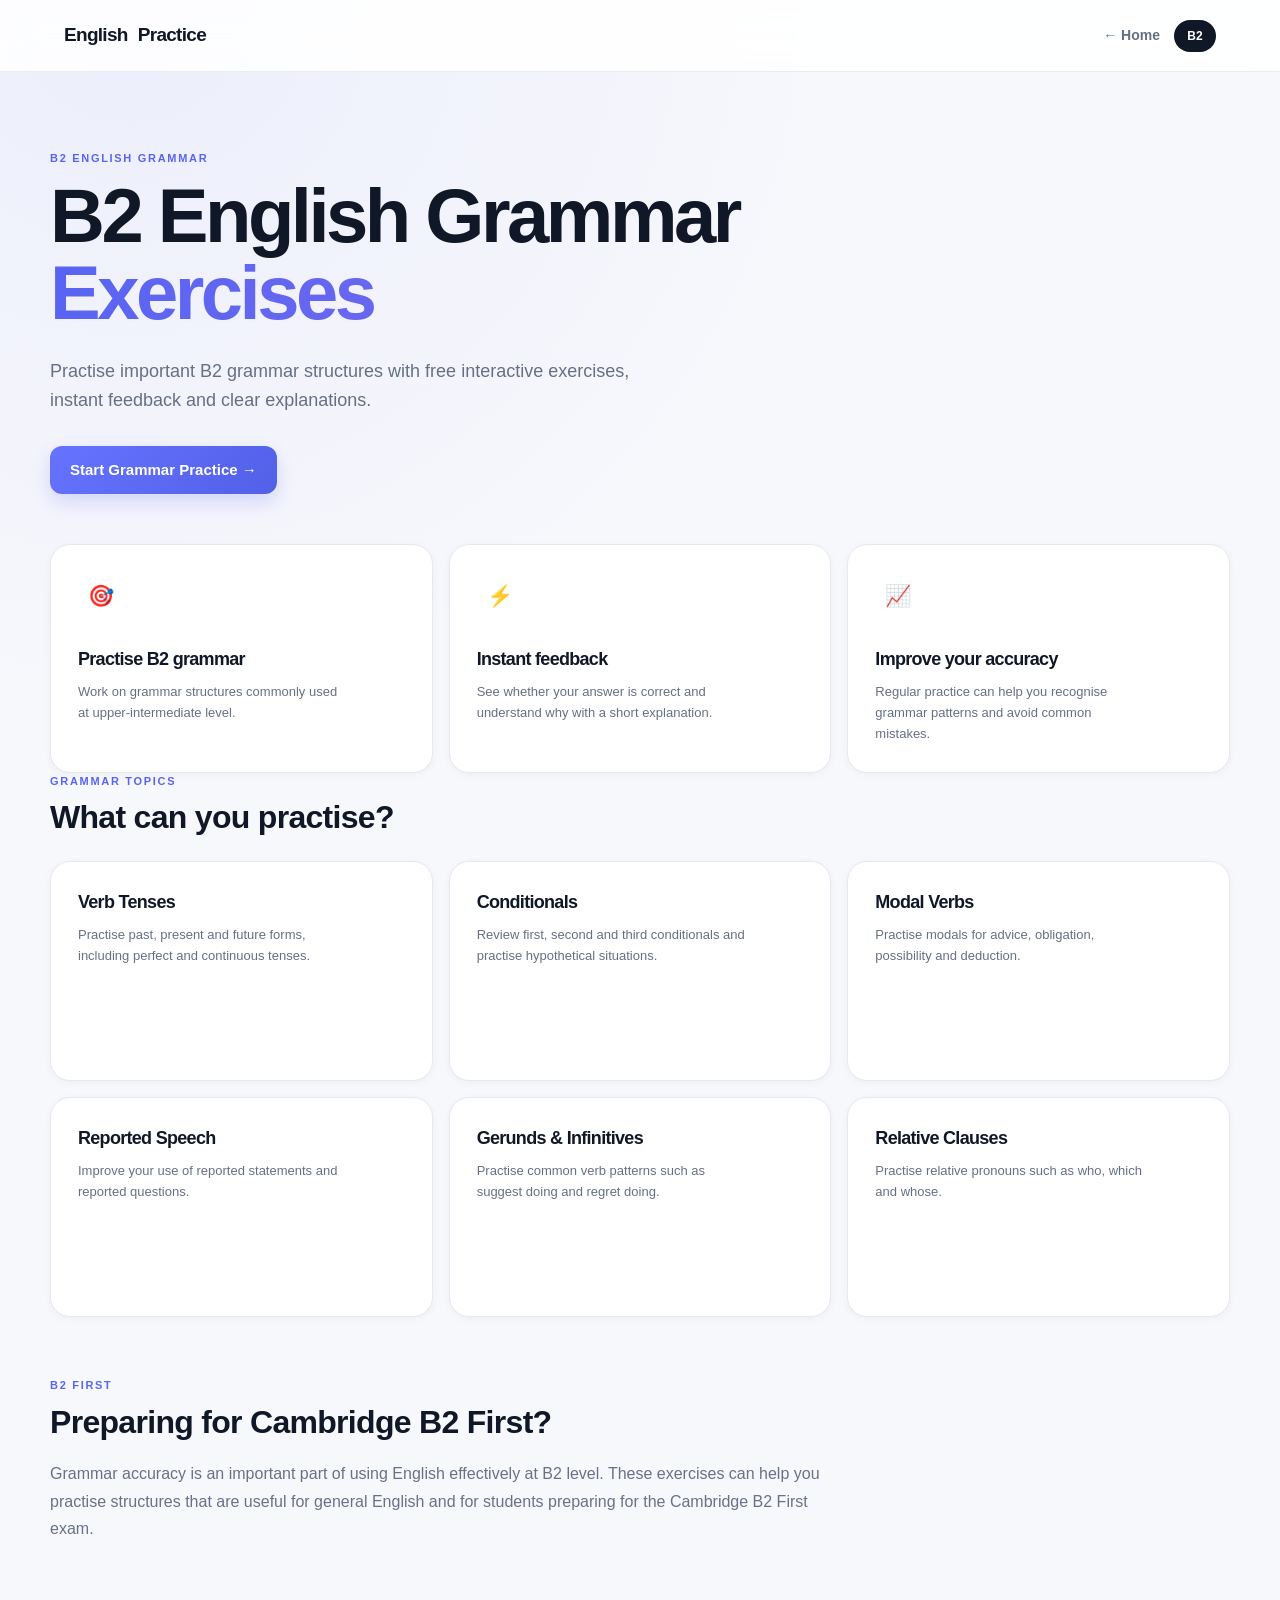
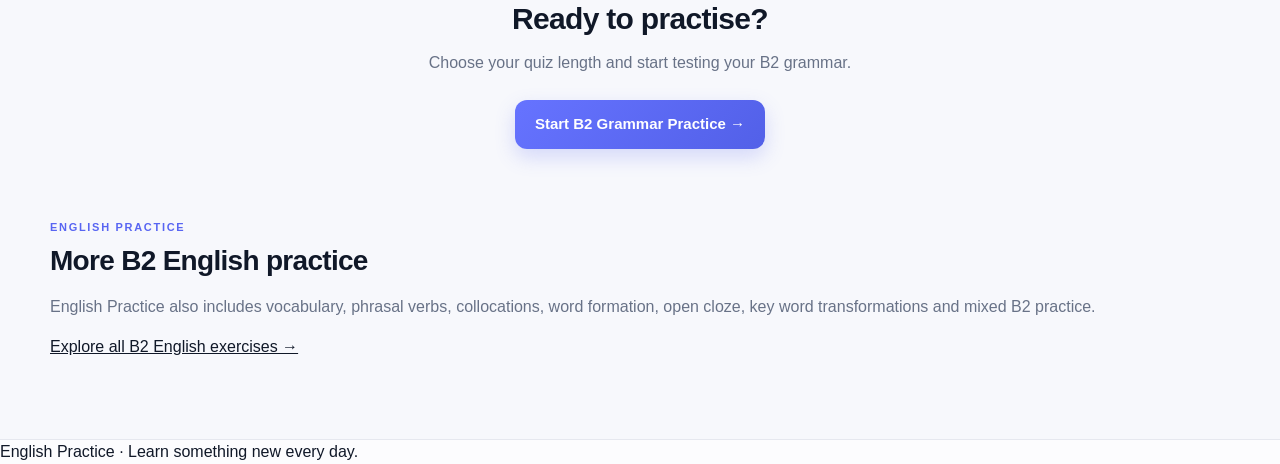
<file: grammar.html>
<!DOCTYPE html>

<html lang="en">
<head>
    <meta charset="UTF-8">
    <meta name="viewport" content="width=device-width, initial-scale=1.0">


<title>B2 English Grammar Exercises - Free Practice | English Practice</title>

<meta name="description"
    content="Practise B2 English grammar with free interactive exercises covering tenses, conditionals, modals, reported speech and more.">

<meta name="robots" content="index, follow">

<link rel="canonical"
    href="https://jaime888-png.github.io/EnglishPractice/grammar.html">

<link rel="stylesheet" href="style.css">


</head>

<body>


<!-- TOP NAVIGATION -->
<header class="topbar">

    <a href="index.html"
       class="logo"
       style="text-decoration: none; color: inherit;">
        English<span>Practice</span>
    </a>

    <nav class="nav-links">
        <a href="index.html"
           class="back-button"
           style="text-decoration: none; margin: 0;">
            ← Home
        </a>

        <div class="level-badge">B2</div>
    </nav>

</header>


<main>

    <!-- ================= GRAMMAR PAGE ================= -->

    <section class="active">

        <div class="hero">

            <p class="eyebrow">B2 ENGLISH GRAMMAR</p>

            <h1>
                B2 English Grammar<br>
                <span>Exercises</span>
            </h1>

            <p class="hero-text">
                Practise important B2 grammar structures with free
                interactive exercises, instant feedback and clear
                explanations.
            </p>
<a href="index.html?category=Grammar"
   class="primary-button"
   style="display: inline-block; text-decoration: none;">
    Start Grammar Practice →
</a>

        </div>


        <!-- WHY PRACTISE -->

        <div class="features">

            <div class="feature-card">

                <div class="feature-icon">🎯</div>

                <h3>Practise B2 grammar</h3>

                <p>
                    Work on grammar structures commonly used at
                    upper-intermediate level.
                </p>

            </div>


            <div class="feature-card">

                <div class="feature-icon">⚡</div>

                <h3>Instant feedback</h3>

                <p>
                    See whether your answer is correct and understand
                    why with a short explanation.
                </p>

            </div>


            <div class="feature-card">

                <div class="feature-icon">📈</div>

                <h3>Improve your accuracy</h3>

                <p>
                    Regular practice can help you recognise grammar
                    patterns and avoid common mistakes.
                </p>

            </div>

        </div>


        <!-- GRAMMAR TOPICS -->

        <div style="padding-bottom: 60px;">

            <p class="eyebrow">GRAMMAR TOPICS</p>

            <h2 style="font-size: 32px; margin-bottom: 25px;">
                What can you practise?
            </h2>


            <div class="features">

                <div class="feature-card">

                    <h3>Verb Tenses</h3>

                    <p>
                        Practise past, present and future forms,
                        including perfect and continuous tenses.
                    </p>

                </div>


                <div class="feature-card">

                    <h3>Conditionals</h3>

                    <p>
                        Review first, second and third conditionals
                        and practise hypothetical situations.
                    </p>

                </div>


                <div class="feature-card">

                    <h3>Modal Verbs</h3>

                    <p>
                        Practise modals for advice, obligation,
                        possibility and deduction.
                    </p>

                </div>


                <div class="feature-card">

                    <h3>Reported Speech</h3>

                    <p>
                        Improve your use of reported statements
                        and reported questions.
                    </p>

                </div>


                <div class="feature-card">

                    <h3>Gerunds & Infinitives</h3>

                    <p>
                        Practise common verb patterns such as
                        suggest doing and regret doing.
                    </p>

                </div>


                <div class="feature-card">

                    <h3>Relative Clauses</h3>

                    <p>
                        Practise relative pronouns such as
                        who, which and whose.
                    </p>

                </div>

            </div>

        </div>


        <!-- CAMBRIDGE -->

        <div style="padding-bottom: 60px;">

            <p class="eyebrow">B2 FIRST</p>

            <h2 style="font-size: 32px; margin-bottom: 20px;">
                Preparing for Cambridge B2 First?
            </h2>

            <p style="color: #687287; line-height: 1.7; max-width: 800px;">
                Grammar accuracy is an important part of using English
                effectively at B2 level. These exercises can help you
                practise structures that are useful for general English
                and for students preparing for the Cambridge B2 First
                exam.
            </p>

        </div>


        <!-- CTA -->

        <div style="text-align: center; padding-bottom: 70px;">

            <h2 style="font-size: 30px; margin-bottom: 15px;">
                Ready to practise?
            </h2>

            <p style="color: #687287; margin-bottom: 25px;">
                Choose your quiz length and start testing your B2 grammar.
            </p>

            <a href="index.html"
               class="primary-button"
               style="display: inline-block; text-decoration: none;">
                Start B2 Grammar Practice →
            </a>

        </div>


        <!-- OTHER PRACTICE -->

        <div style="padding-bottom: 50px;">

            <p class="eyebrow">ENGLISH PRACTICE</p>

            <h2 style="font-size: 28px; margin-bottom: 15px;">
                More B2 English practice
            </h2>

            <p style="color: #687287; line-height: 1.7;">
                English Practice also includes vocabulary, phrasal verbs,
                collocations, word formation, open cloze, key word
                transformations and mixed B2 practice.
            </p>

            <p style="margin-top: 15px;">
                <a href="index.html">
                    Explore all B2 English exercises →
                </a>
            </p>

        </div>

    </section>

</main>


<footer>
    <p>English Practice · Learn something new every day.</p>
</footer>


</body>
</html>
</file>
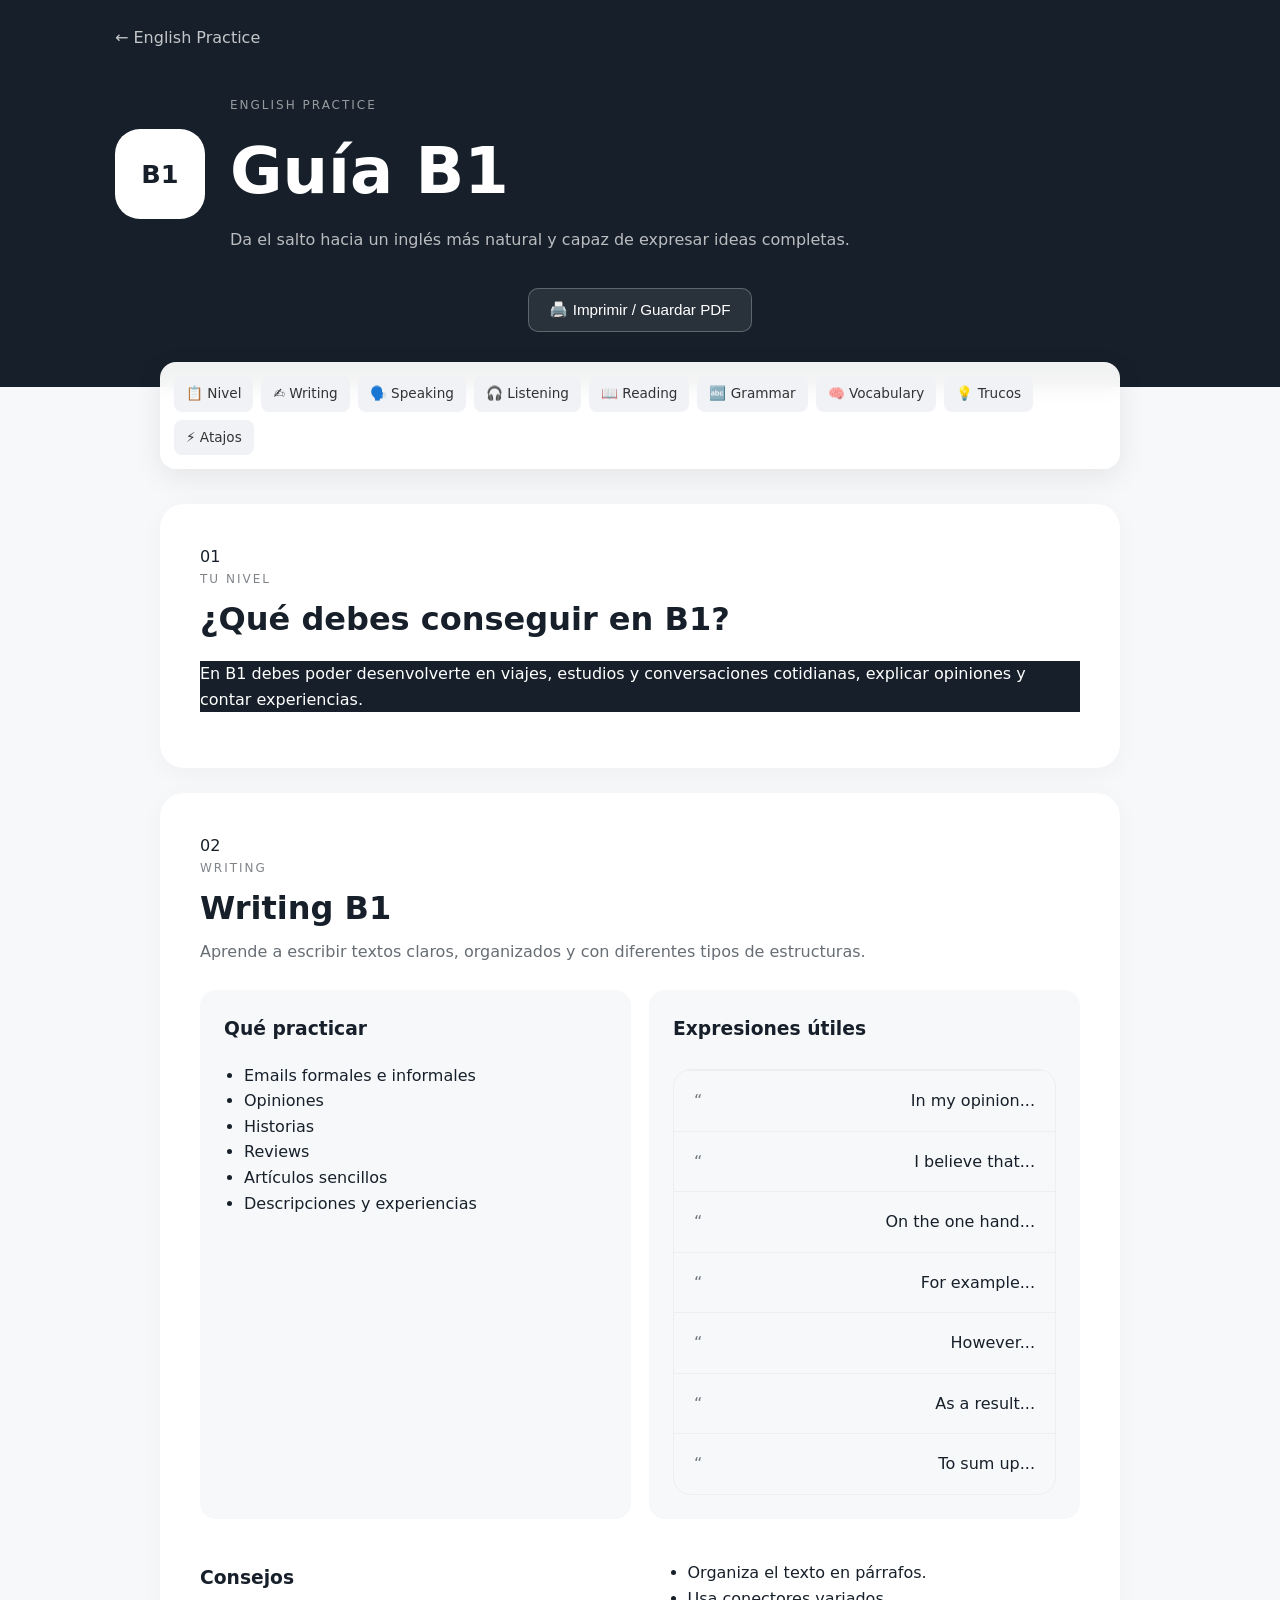
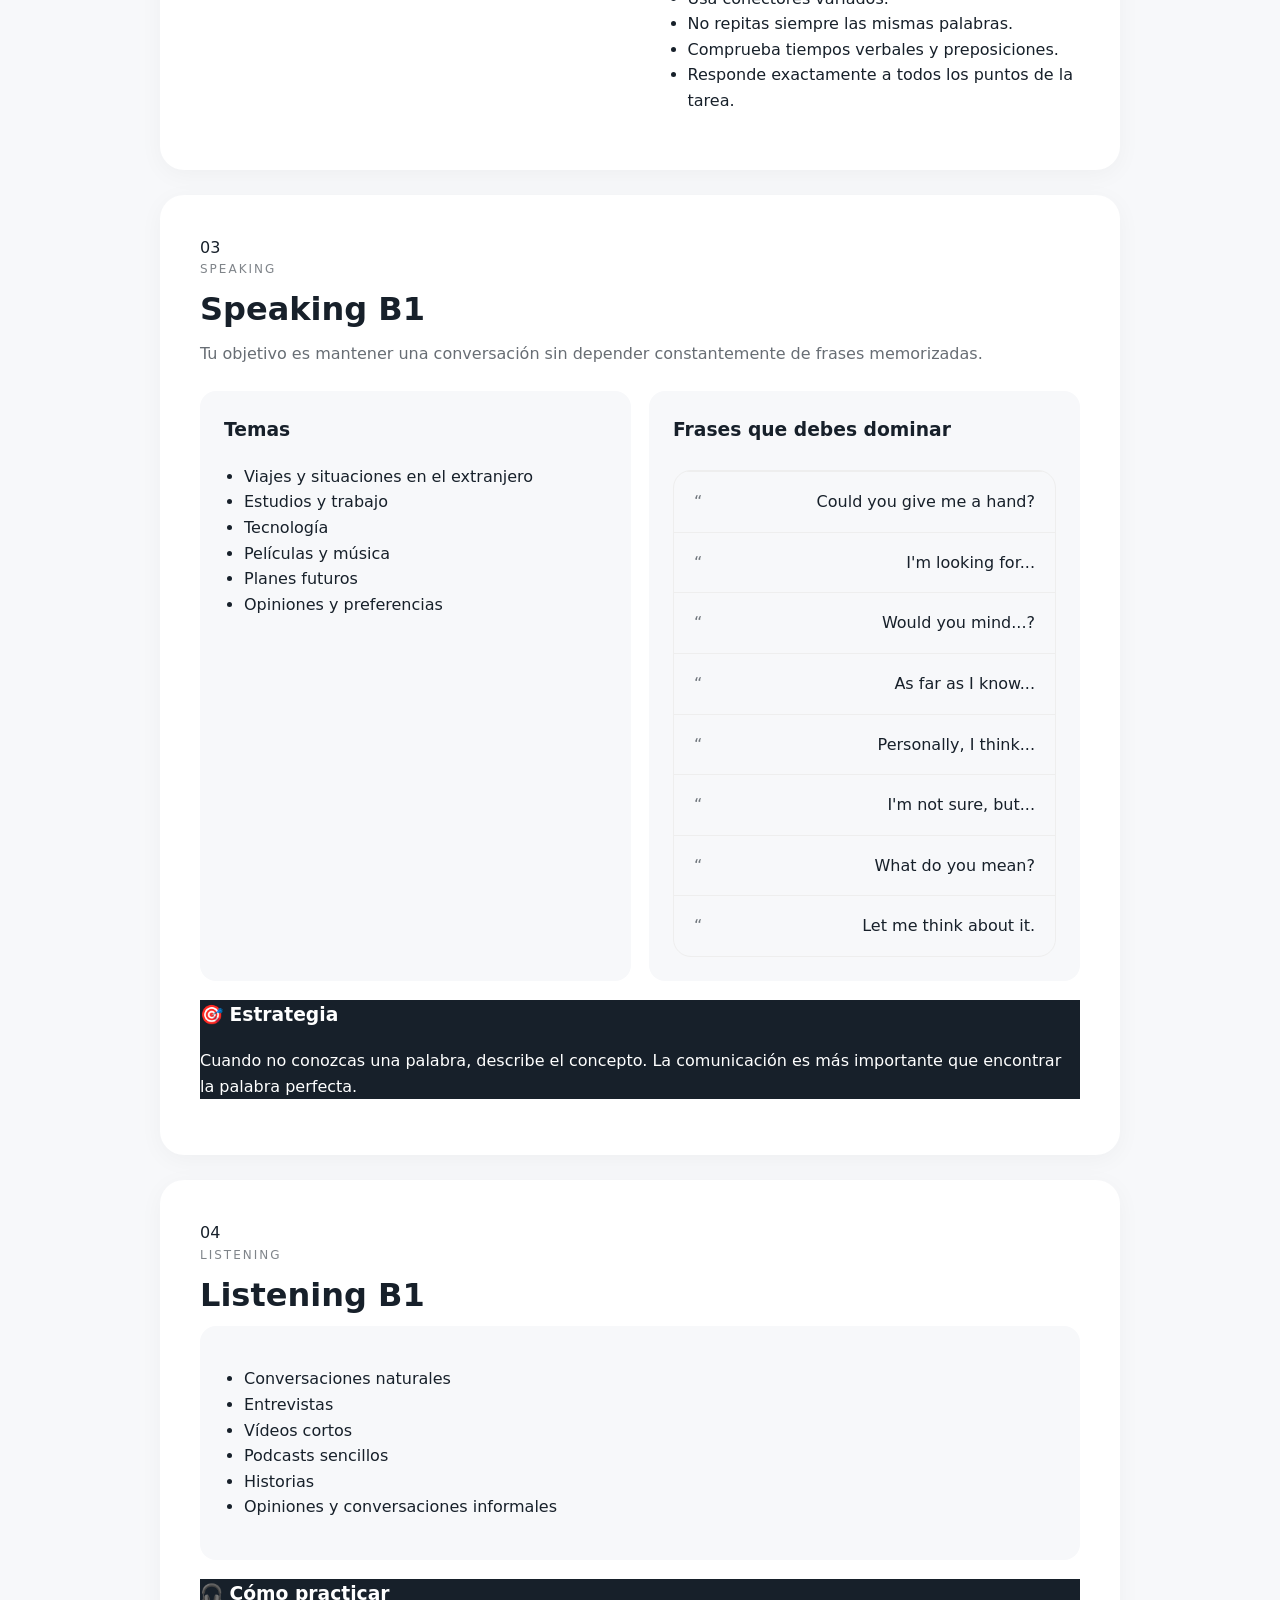
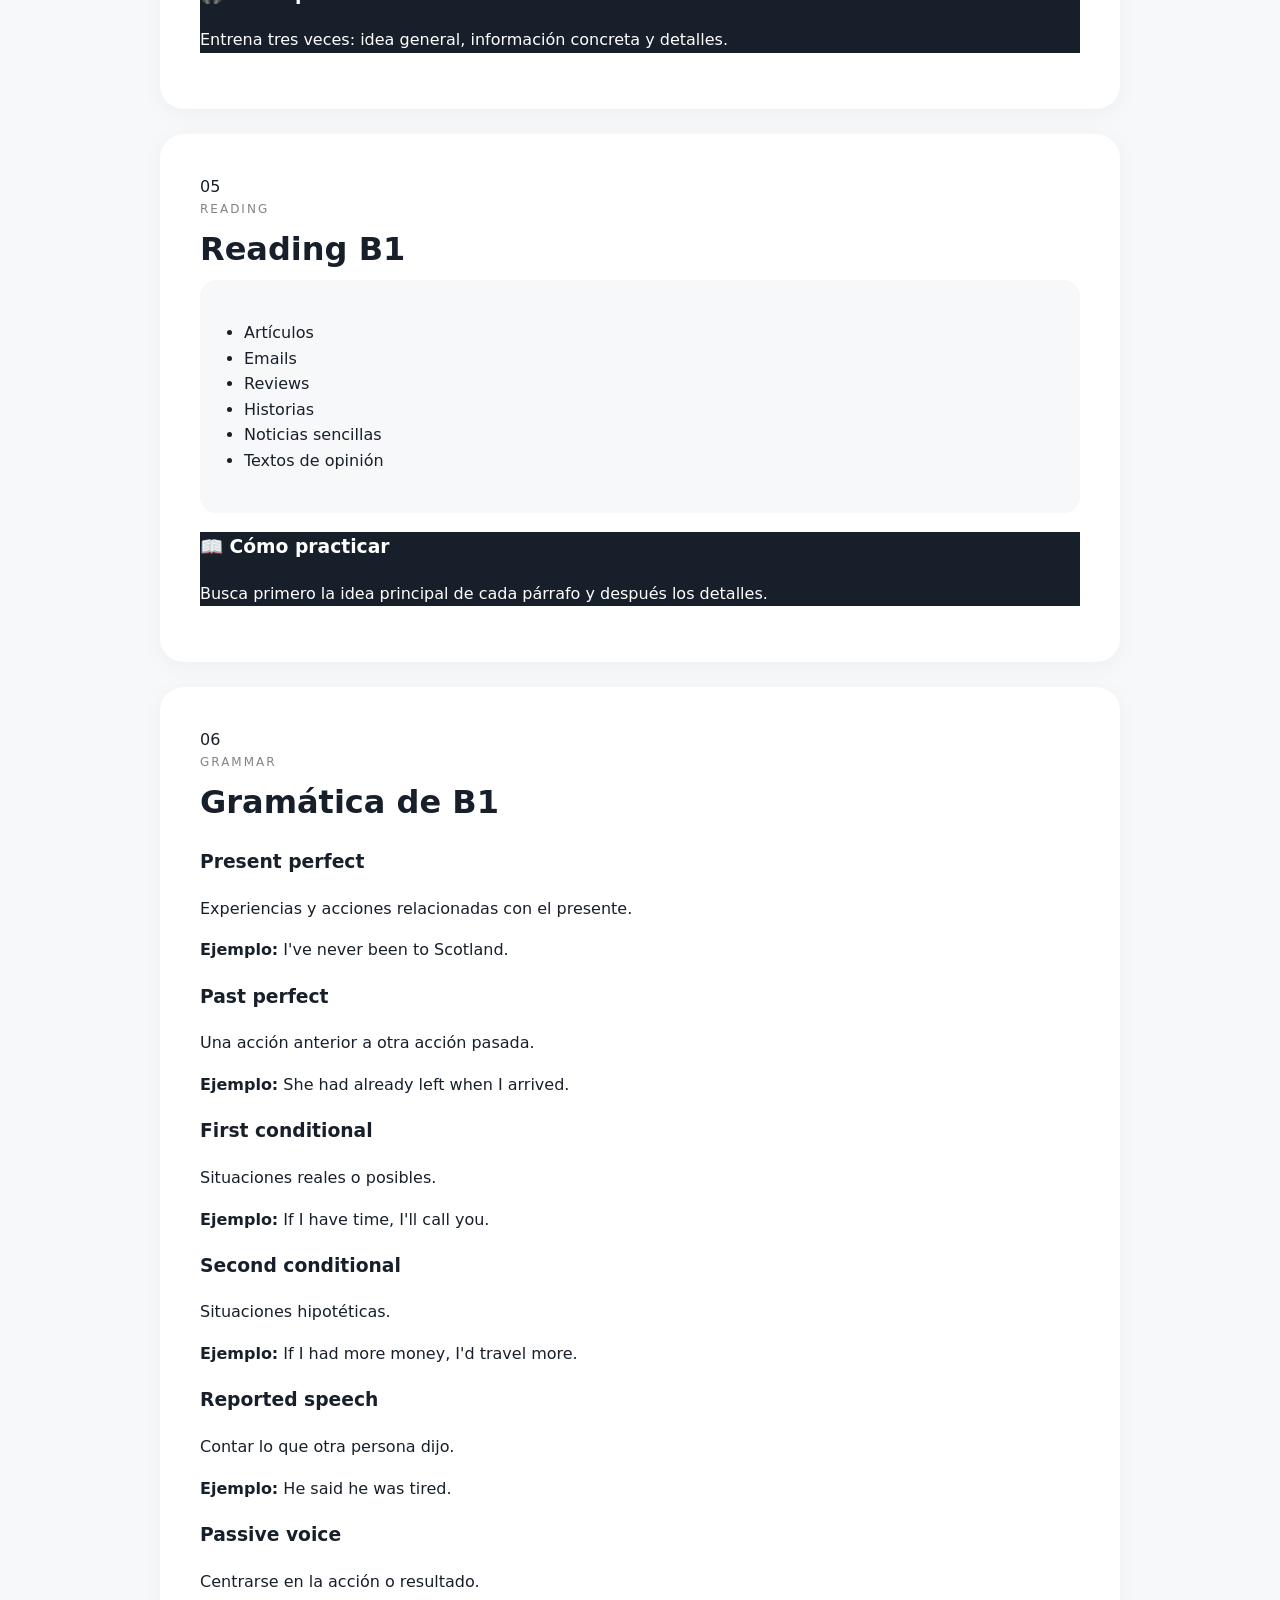
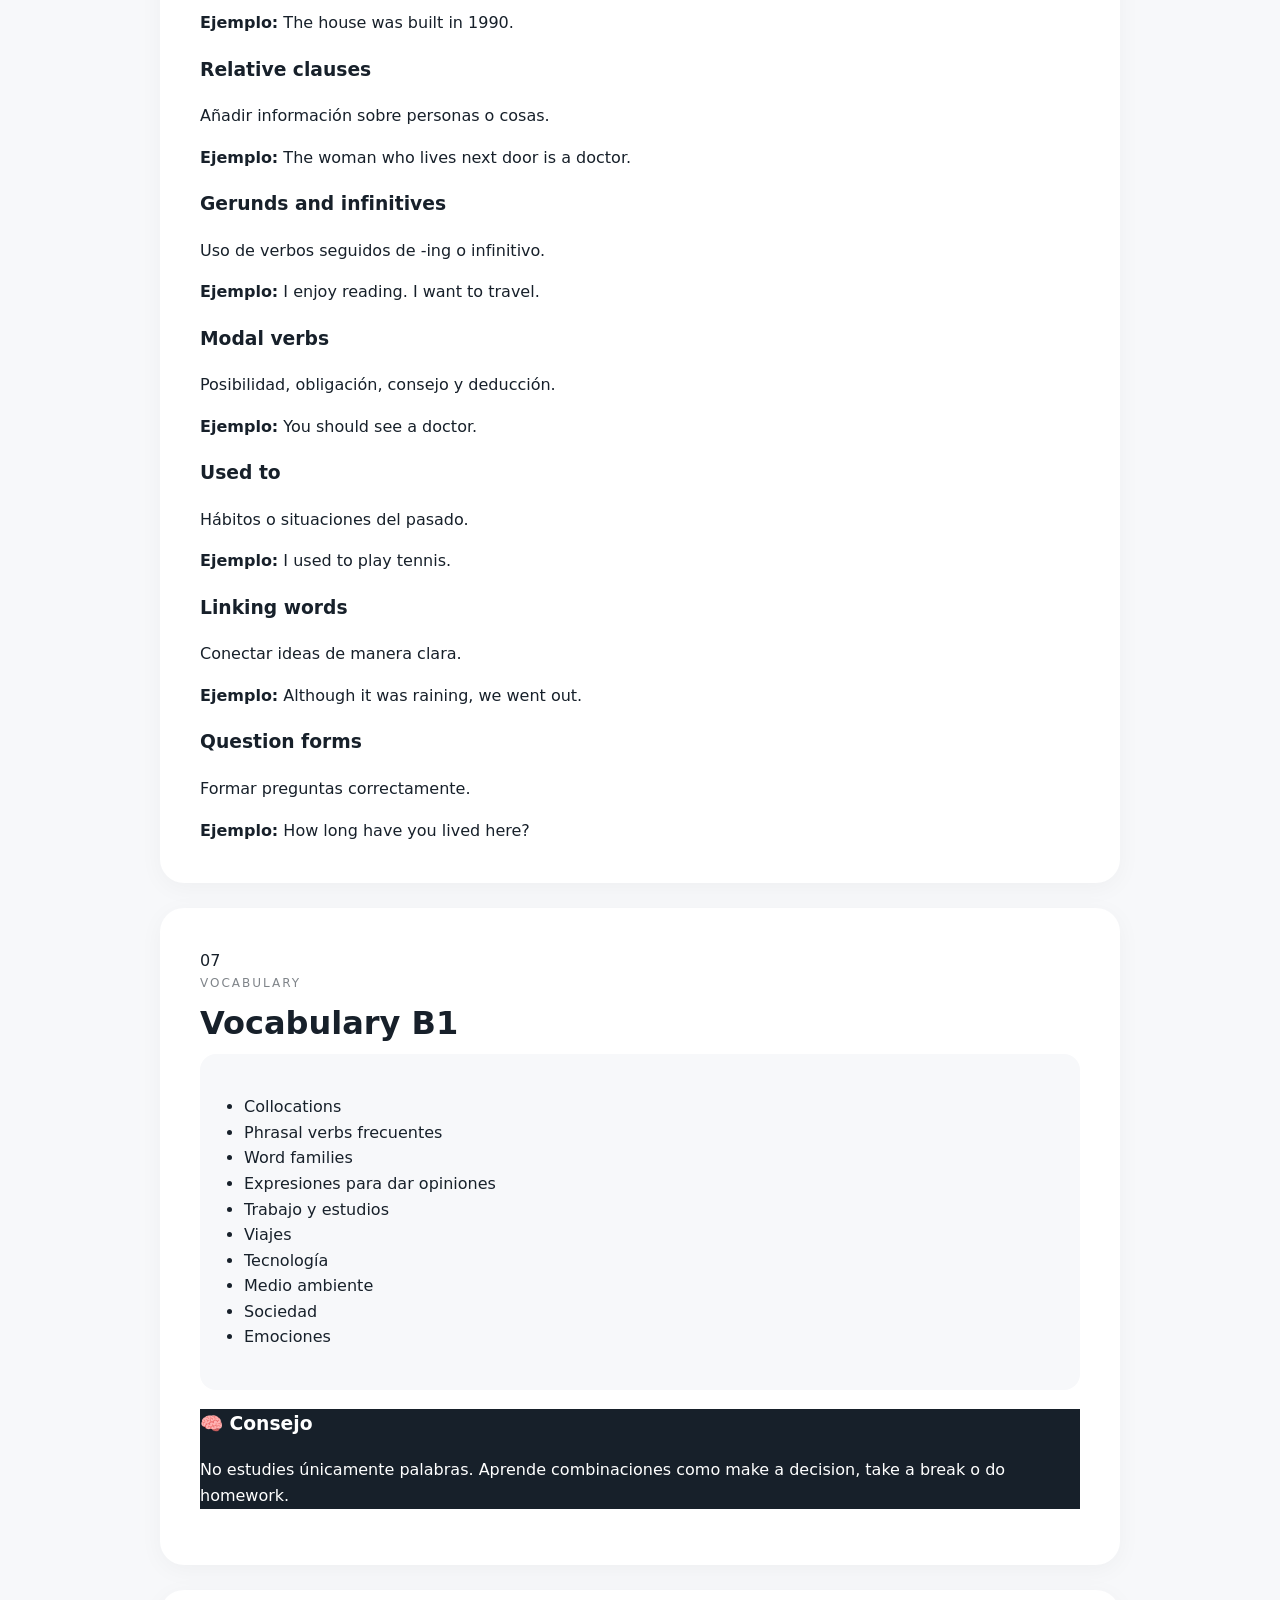
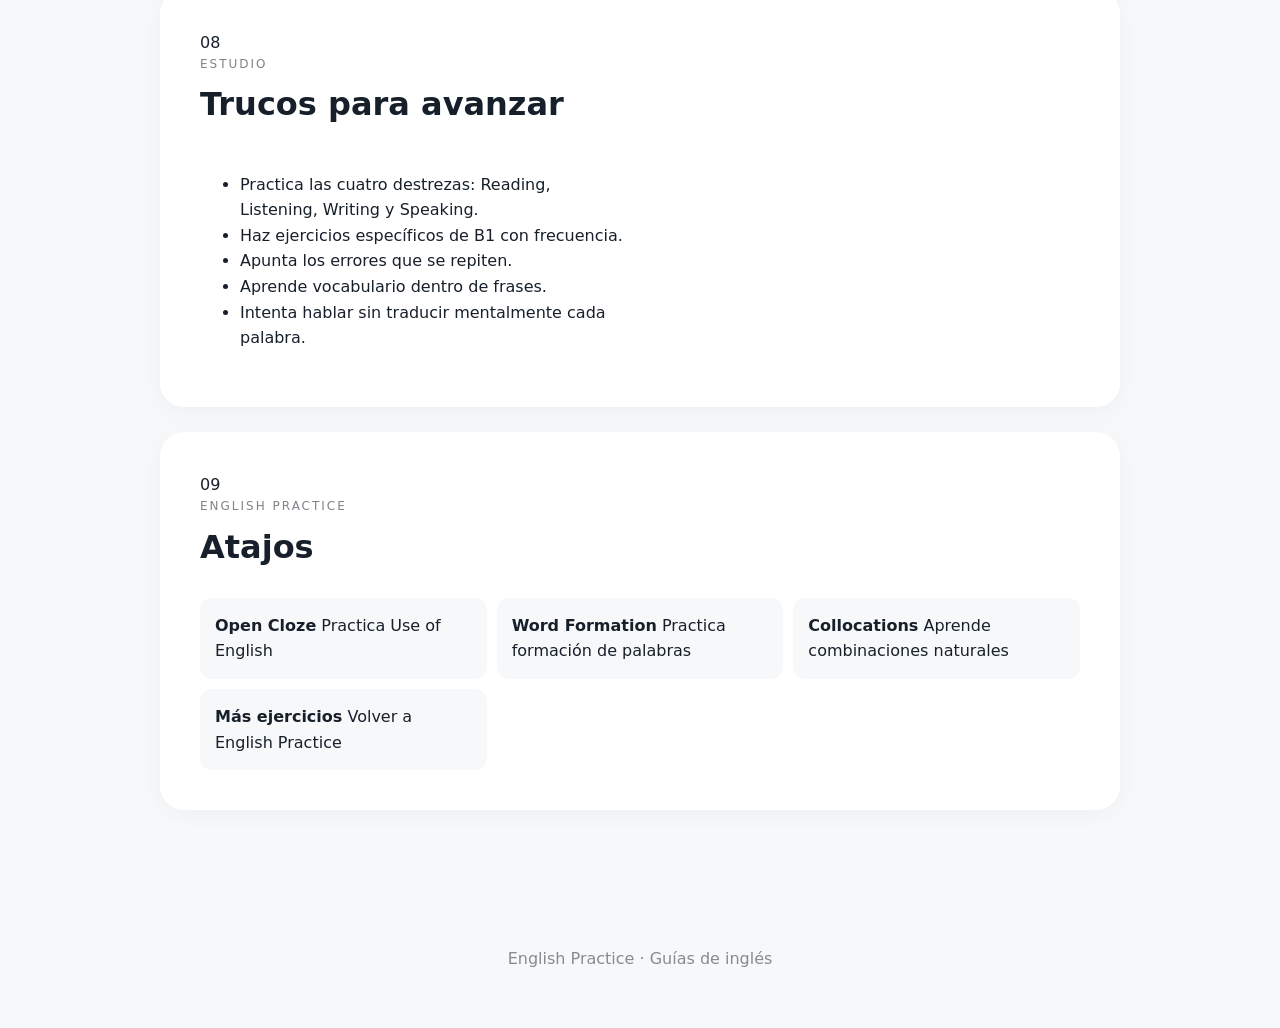
<file: guia.html>
<!DOCTYPE html>
<html lang="es">
<head>
    <meta charset="UTF-8">
    <meta name="viewport" content="width=device-width, initial-scale=1.0">

    <title>Guía de inglés | English Practice</title>

    <link rel="stylesheet" href="guia.css">
</head>

<body>

<header class="guide-header">

    <a href="index.html" class="back-link">
        ← English Practice
    </a>

    <div class="header-content">
        <span class="guide-badge" id="levelBadge">B1</span>

        <div>
            <p class="eyebrow">ENGLISH PRACTICE</p>
            <h1 id="guideTitle">Guía B1</h1>
            <p id="guideDescription">
                Tu guía para avanzar en inglés.
            </p>
        </div>
    </div>

    <button class="print-button" onclick="window.print()">
        🖨️ Imprimir / Guardar PDF
    </button>

</header>


<main class="guide-container">

    <!-- NAVEGACIÓN -->

    <nav class="guide-index">

        <a href="#overview">📋 Nivel</a>
        <a href="#writing">✍️ Writing</a>
        <a href="#speaking">🗣️ Speaking</a>
        <a href="#listening">🎧 Listening</a>
        <a href="#reading">📖 Reading</a>
        <a href="#grammar">🔤 Grammar</a>
        <a href="#vocabulary">🧠 Vocabulary</a>
        <a href="#trucos">💡 Trucos</a>
        <a href="#atajos">⚡ Atajos</a>

    </nav>


    <!-- CONTENIDO DINÁMICO -->

    <div id="guideContent"></div>


</main>


<footer class="guide-footer">
    <p>English Practice · Guías de inglés</p>
</footer>


<script src="guia.js"></script>

</body>
</html>
</file>
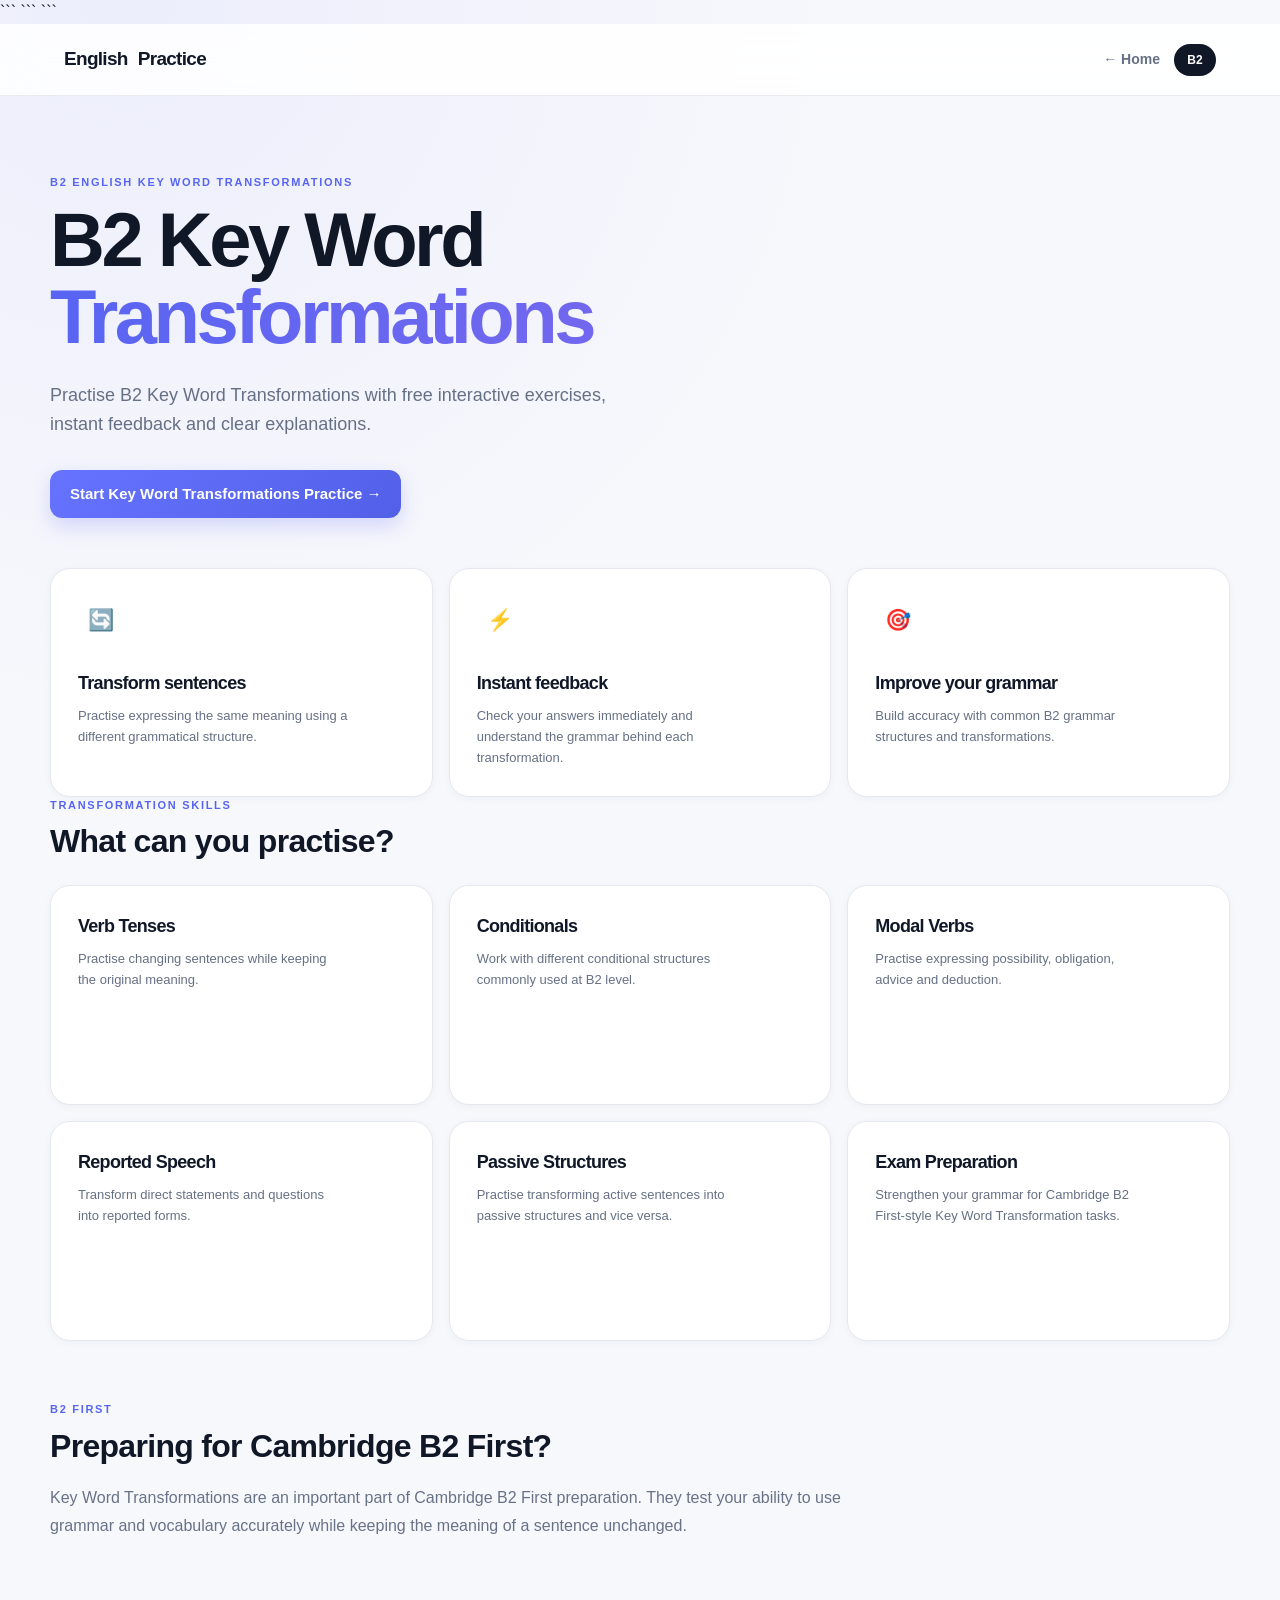
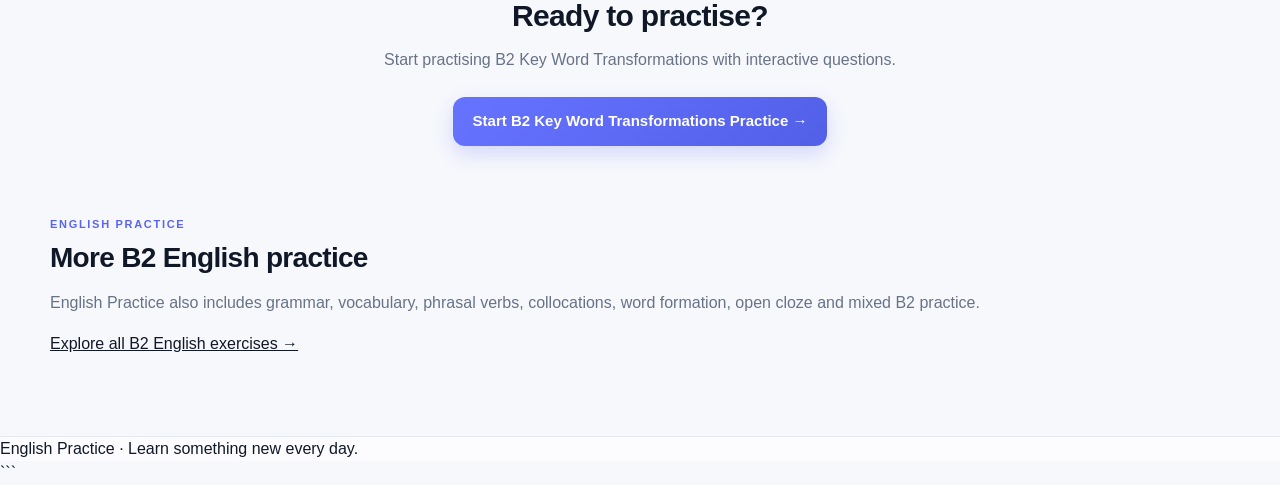
<file: key-word-transformations.html>
<!DOCTYPE html>

<html lang="en">
<head>
    <meta charset="UTF-8">
    <meta name="viewport" content="width=device-width, initial-scale=1.0">

```
<title>B2 Key Word Transformations - Free Practice | English Practice</title>

<meta name="description"
    content="Practise B2 English Key Word Transformations with free interactive exercises. Improve your grammar and prepare for Cambridge B2 First exams.">

<meta name="robots" content="index, follow">

<link rel="canonical"
    href="https://jaime888-png.github.io/EnglishPractice/key-word-transformations.html">

<link rel="stylesheet" href="style.css">
```

</head>

<body>

```
<header class="topbar">

    <a href="index.html"
       class="logo"
       style="text-decoration: none; color: inherit;">
        English<span>Practice</span>
    </a>

    <nav class="nav-links">

        <a href="index.html"
           class="back-button"
           style="text-decoration: none; margin: 0;">
            ← Home
        </a>

        <div class="level-badge">B2</div>

    </nav>

</header>


<main>

    <section class="active">

        <div class="hero">

            <p class="eyebrow">B2 ENGLISH KEY WORD TRANSFORMATIONS</p>

            <h1>
                B2 Key Word<br>
                <span>Transformations</span>
            </h1>

            <p class="hero-text">
                Practise B2 Key Word Transformations with free
                interactive exercises, instant feedback and clear
                explanations.
            </p>

            <a href="index.html?category=Key%20Word%20Transformations"
               class="primary-button"
               style="display: inline-block; text-decoration: none;">
                Start Key Word Transformations Practice →
            </a>

        </div>


        <div class="features">

            <div class="feature-card">

                <div class="feature-icon">🔄</div>

                <h3>Transform sentences</h3>

                <p>
                    Practise expressing the same meaning using
                    a different grammatical structure.
                </p>

            </div>


            <div class="feature-card">

                <div class="feature-icon">⚡</div>

                <h3>Instant feedback</h3>

                <p>
                    Check your answers immediately and understand
                    the grammar behind each transformation.
                </p>

            </div>


            <div class="feature-card">

                <div class="feature-icon">🎯</div>

                <h3>Improve your grammar</h3>

                <p>
                    Build accuracy with common B2 grammar
                    structures and transformations.
                </p>

            </div>

        </div>


        <div style="padding-bottom: 60px;">

            <p class="eyebrow">TRANSFORMATION SKILLS</p>

            <h2 style="font-size: 32px; margin-bottom: 25px;">
                What can you practise?
            </h2>


            <div class="features">

                <div class="feature-card">

                    <h3>Verb Tenses</h3>

                    <p>
                        Practise changing sentences while keeping
                        the original meaning.
                    </p>

                </div>


                <div class="feature-card">

                    <h3>Conditionals</h3>

                    <p>
                        Work with different conditional structures
                        commonly used at B2 level.
                    </p>

                </div>


                <div class="feature-card">

                    <h3>Modal Verbs</h3>

                    <p>
                        Practise expressing possibility,
                        obligation, advice and deduction.
                    </p>

                </div>


                <div class="feature-card">

                    <h3>Reported Speech</h3>

                    <p>
                        Transform direct statements and questions
                        into reported forms.
                    </p>

                </div>


                <div class="feature-card">

                    <h3>Passive Structures</h3>

                    <p>
                        Practise transforming active sentences
                        into passive structures and vice versa.
                    </p>

                </div>


                <div class="feature-card">

                    <h3>Exam Preparation</h3>

                    <p>
                        Strengthen your grammar for Cambridge B2
                        First-style Key Word Transformation tasks.
                    </p>

                </div>

            </div>

        </div>


        <div style="padding-bottom: 60px;">

            <p class="eyebrow">B2 FIRST</p>

            <h2 style="font-size: 32px; margin-bottom: 20px;">
                Preparing for Cambridge B2 First?
            </h2>

            <p style="color: #687287; line-height: 1.7; max-width: 800px;">
                Key Word Transformations are an important part of
                Cambridge B2 First preparation. They test your ability
                to use grammar and vocabulary accurately while keeping
                the meaning of a sentence unchanged.
            </p>

        </div>


        <div style="text-align: center; padding-bottom: 70px;">

            <h2 style="font-size: 30px; margin-bottom: 15px;">
                Ready to practise?
            </h2>

            <p style="color: #687287; margin-bottom: 25px;">
                Start practising B2 Key Word Transformations
                with interactive questions.
            </p>

            <a href="index.html?category=Key%20Word%20Transformations"
               class="primary-button"
               style="display: inline-block; text-decoration: none;">
                Start B2 Key Word Transformations Practice →
            </a>

        </div>


        <div style="padding-bottom: 50px;">

            <p class="eyebrow">ENGLISH PRACTICE</p>

            <h2 style="font-size: 28px; margin-bottom: 15px;">
                More B2 English practice
            </h2>

            <p style="color: #687287; line-height: 1.7;">
                English Practice also includes grammar, vocabulary,
                phrasal verbs, collocations, word formation,
                open cloze and mixed B2 practice.
            </p>

            <p style="margin-top: 15px;">
                <a href="index.html">
                    Explore all B2 English exercises →
                </a>
            </p>

        </div>

    </section>

</main>


<footer>
    <p>English Practice · Learn something new every day.</p>
</footer>
```

</body>
</html>
</file>
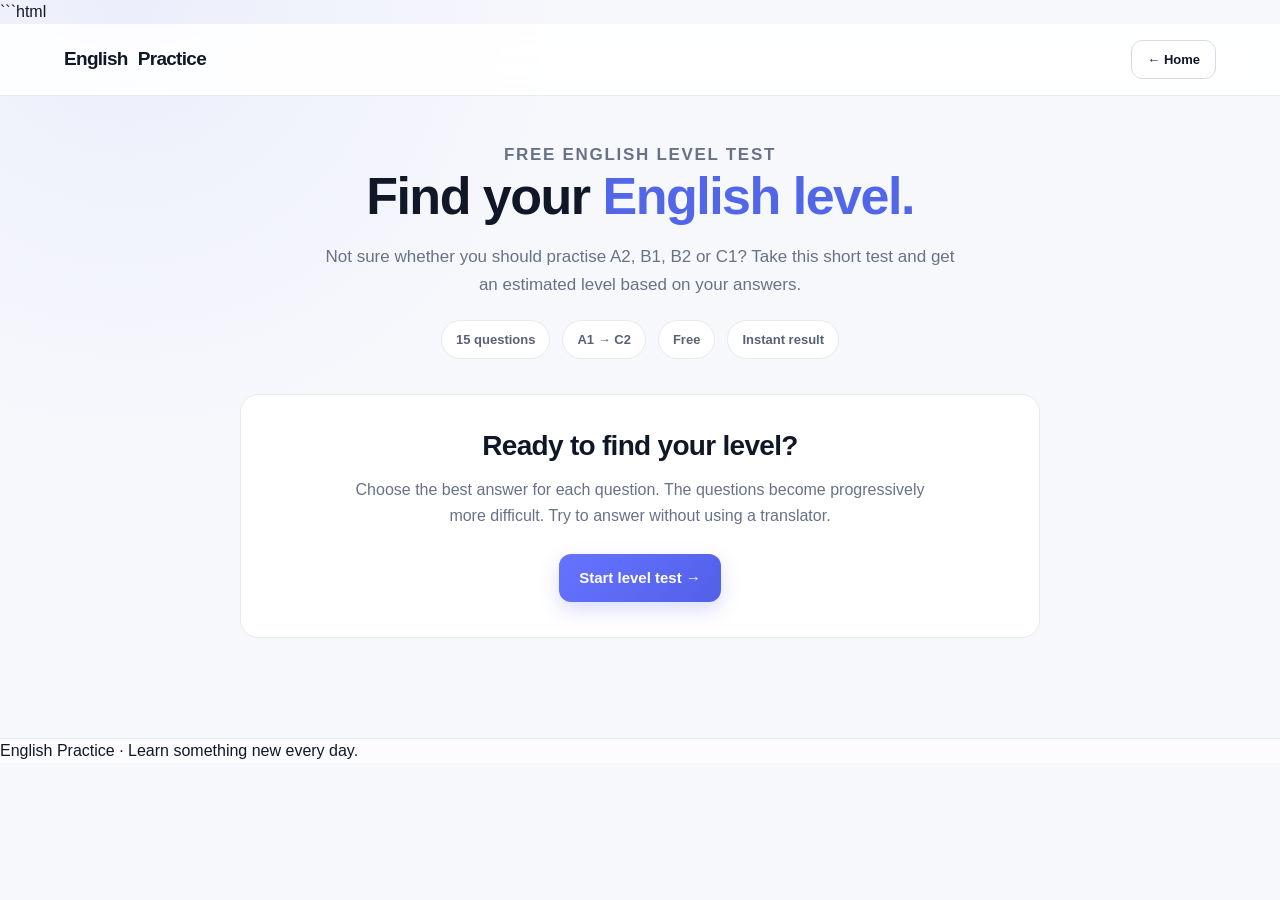
<file: level-test.html>
```html
<!DOCTYPE html>
<html lang="en">
<head>
    <meta charset="UTF-8">
    <meta name="viewport" content="width=device-width, initial-scale=1.0">

    <title>English Level Test - Free B2 English Practice</title>

    <meta name="description"
        content="Find your estimated English level with this free online English level test. Test your grammar, vocabulary and language skills from A1 to C2.">

    <meta name="robots" content="index, follow">

    <link rel="canonical"
        href="https://jaime888-png.github.io/EnglishPractice/level-test.html">

    <link rel="stylesheet" href="style.css">

    <style>
        /* ===============================
           LEVEL TEST
           =============================== */

        .level-test-page {
            max-width: 800px;
            margin: 0 auto;
            padding: 45px 0 70px;
        }

        .level-test-intro {
            text-align: center;
            margin-bottom: 35px;
        }

        .level-test-intro h1 {
            font-size: clamp(36px, 6vw, 52px);
            line-height: 1.1;
            letter-spacing: -1.5px;
            margin-bottom: 18px;
        }

        .level-test-intro h1 span {
            color: #5267e8;
        }

        .level-test-intro p {
            max-width: 650px;
            margin: 0 auto;
            color: #687287;
            font-size: 17px;
            line-height: 1.6;
        }

        .test-info {
            display: flex;
            justify-content: center;
            gap: 12px;
            flex-wrap: wrap;
            margin-top: 22px;
        }

        .test-info span {
            background: white;
            border: 1px solid #e6e9ef;
            padding: 9px 14px;
            border-radius: 20px;
            color: #596274;
            font-size: 13px;
            font-weight: bold;
        }

        .level-test-card {
            background: white;
            border: 1px solid #e6e9ef;
            border-radius: 18px;
            padding: 35px;
        }

        .test-progress {
            margin-bottom: 30px;
        }

        .test-progress-top {
            display: flex;
            justify-content: space-between;
            color: #687287;
            font-size: 14px;
            margin-bottom: 8px;
        }

        .test-progress-bar {
            width: 100%;
            height: 7px;
            background: #e1e5ed;
            border-radius: 10px;
            overflow: hidden;
        }

        .test-progress-fill {
            height: 100%;
            width: 0%;
            background: #5267e8;
            transition: width 0.3s ease;
        }

        .level-question-category {
            color: #5267e8;
            font-size: 12px;
            font-weight: 800;
            letter-spacing: 1px;
            margin-bottom: 15px;
        }

        .level-question {
            font-size: 24px;
            line-height: 1.45;
            margin-bottom: 25px;
        }

        .level-answers {
            display: grid;
            gap: 12px;
        }

        .level-answer {
            width: 100%;
            text-align: left;
            padding: 16px;
            background: white;
            border: 2px solid #e1e5ed;
            border-radius: 11px;
            cursor: pointer;
            font-size: 16px;
            color: #172033;
            transition: border-color 0.15s, background 0.15s, transform 0.15s;
        }

        .level-answer:hover {
            border-color: #5267e8;
            background: #f7f8ff;
            transform: translateY(-1px);
        }

        .level-answer.correct {
            border-color: #39a86b;
            background: #edf9f2;
        }

        .level-answer.wrong {
            border-color: #d95d5d;
            background: #fff1f1;
        }

        .level-answer.disabled {
            cursor: default;
        }

        .level-feedback {
            margin-top: 22px;
            padding: 17px;
            border-radius: 12px;
            background: #f5f7fb;
            color: #596274;
            line-height: 1.5;
        }

        .level-feedback.correct-feedback {
            background: #edf9f2;
        }

        .level-feedback.wrong-feedback {
            background: #fff1f1;
        }

        .level-feedback strong {
            display: block;
            margin-bottom: 5px;
            color: #172033;
        }

        .level-next {
            margin-top: 20px;
            width: 100%;
        }

        .level-start {
            text-align: center;
        }

        .level-start h2 {
            font-size: 28px;
            margin-bottom: 15px;
        }

        .level-start p {
            color: #687287;
            line-height: 1.6;
            max-width: 600px;
            margin: 0 auto 25px;
        }

        .level-result {
            text-align: center;
        }

        .level-result h2 {
            font-size: 32px;
            margin-bottom: 12px;
        }

        .level-result-description {
            color: #687287;
            line-height: 1.6;
            max-width: 600px;
            margin: 0 auto 25px;
        }

        .estimated-level {
            width: 150px;
            height: 150px;
            border-radius: 50%;
            background: #f0f2ff;
            display: flex;
            align-items: center;
            justify-content: center;
            margin: 25px auto;
        }

        .estimated-level span {
            color: #5267e8;
            font-size: 42px;
            font-weight: 800;
        }

        .level-result-actions {
            display: flex;
            justify-content: center;
            gap: 12px;
            flex-wrap: wrap;
            margin-top: 25px;
        }

        .level-disclaimer {
            margin-top: 22px;
            color: #9aa2b2;
            font-size: 13px;
            line-height: 1.5;
        }

        .hidden-level {
            display: none !important;
        }

        @media (max-width: 700px) {
            .level-test-page {
                padding: 30px 0 50px;
            }

            .level-test-card {
                padding: 25px 20px;
            }

            .level-question {
                font-size: 21px;
            }

            .level-result h2 {
                font-size: 27px;
            }
        }
    </style>
</head>

<body>

    <header class="topbar">
        <div class="logo">English<span>Practice</span></div>

        <nav class="nav-links">
            <a href="index.html"
               class="secondary-button"
               style="text-decoration: none; padding: 9px 15px; font-size: 13px;">
                ← Home
            </a>
        </nav>
    </header>


    <main>

        <section class="level-test-page">

            <!-- INTRO -->
            <div id="testIntro" class="level-test-intro">

                <p class="eyebrow">FREE ENGLISH LEVEL TEST</p>

                <h1>
                    Find your <span>English level.</span>
                </h1>

                <p>
                    Not sure whether you should practise A2, B1, B2 or C1?
                    Take this short test and get an estimated level based on
                    your answers.
                </p>

                <div class="test-info">
                    <span>15 questions</span>
                    <span>A1 → C2</span>
                    <span>Free</span>
                    <span>Instant result</span>
                </div>

            </div>


            <!-- TEST CARD -->
            <div class="level-test-card">

                <!-- START -->
                <div id="startScreen" class="level-start">

                    <h2>Ready to find your level?</h2>

                    <p>
                        Choose the best answer for each question.
                        The questions become progressively more difficult.
                        Try to answer without using a translator.
                    </p>

                    <button id="startTestButton" class="primary-button">
                        Start level test →
                    </button>

                </div>


                <!-- QUESTIONS -->
                <div id="questionScreen" class="hidden-level">

                    <div class="test-progress">

                        <div class="test-progress-top">
                            <span id="questionCounter">Question 1</span>
                            <span id="questionScore">0 correct</span>
                        </div>

                        <div class="test-progress-bar">
                            <div id="testProgressFill"
                                 class="test-progress-fill">
                            </div>
                        </div>

                    </div>


                    <div id="questionCategory"
                         class="level-question-category">
                        ENGLISH
                    </div>

                    <h2 id="questionText" class="level-question">
                        Loading question...
                    </h2>

                    <div id="answerContainer" class="level-answers">
                    </div>

                    <div id="feedback"
                         class="level-feedback hidden-level">

                        <strong id="feedbackTitle"></strong>

                        <span id="feedbackText"></span>

                    </div>

                    <button id="nextQuestionButton"
                            class="primary-button level-next hidden-level">
                        Next question →
                    </button>

                </div>


                <!-- RESULT -->
                <div id="resultScreen" class="level-result hidden-level">

                    <p class="eyebrow">TEST COMPLETE</p>

                    <h2>Your estimated English level</h2>

                    <div class="estimated-level">
                        <span id="estimatedLevel">B2</span>
                    </div>

                    <p id="resultDescription"
                       class="level-result-description">
                        Your result suggests that B2 is a good level to start
                        practising.
                    </p>

                    <div class="result-stats">
                        <div>
                            <strong id="finalScore">0/15</strong>
                            <span>Correct answers</span>
                        </div>
                    </div>

                    <div class="level-result-actions">

                        <a id="practiceLevelButton"
                           href="index.html"
                           class="primary-button"
                           style="text-decoration: none;">
                            Practise my level →
                        </a>

                        <button id="restartTestButton"
                                class="secondary-button">
                            Take test again
                        </button>

                    </div>

                    <p class="level-disclaimer">
                        This is an informal placement test, not an official
                        CEFR examination or certificate.
                    </p>

                </div>

            </div>

        </section>

    </main>


    <footer>
        <p>English Practice · Learn something new every day.</p>
    </footer>


    <script src="level-test.js"></script>

</body>
</html>
</file>
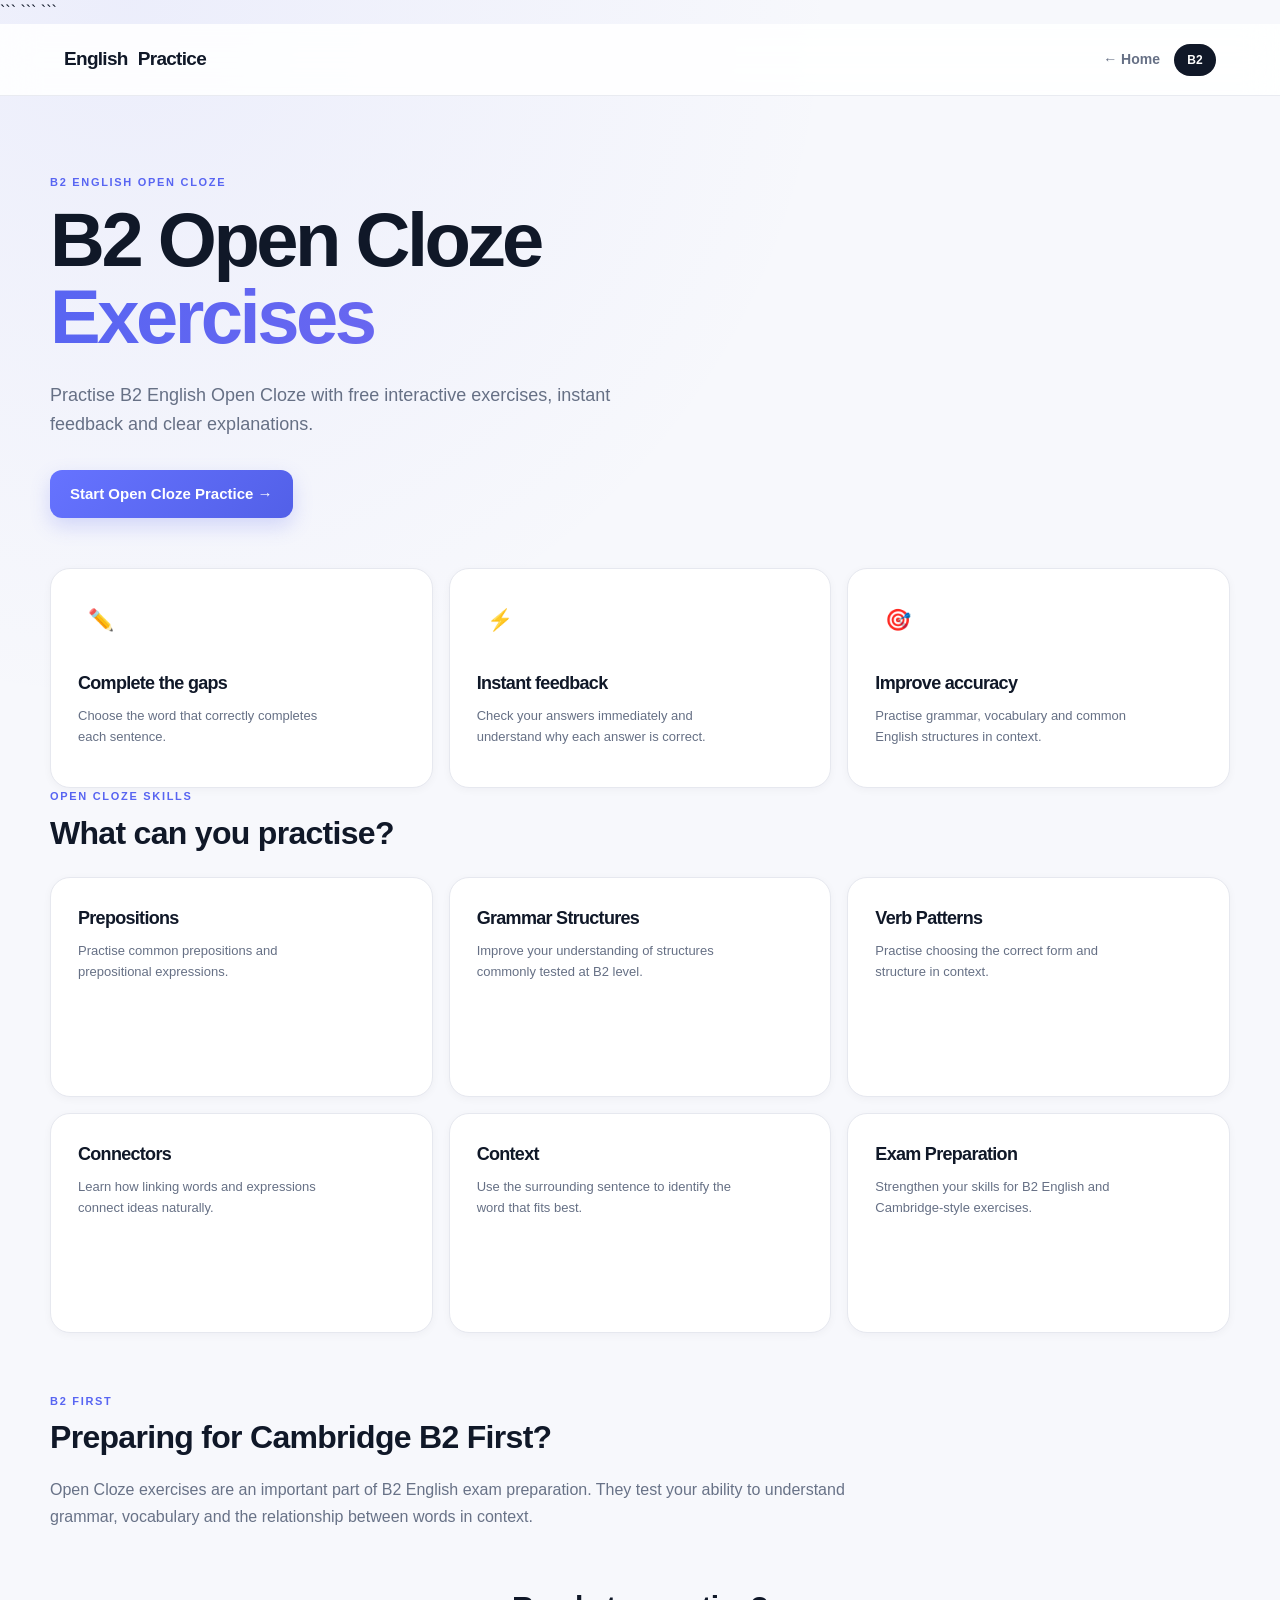
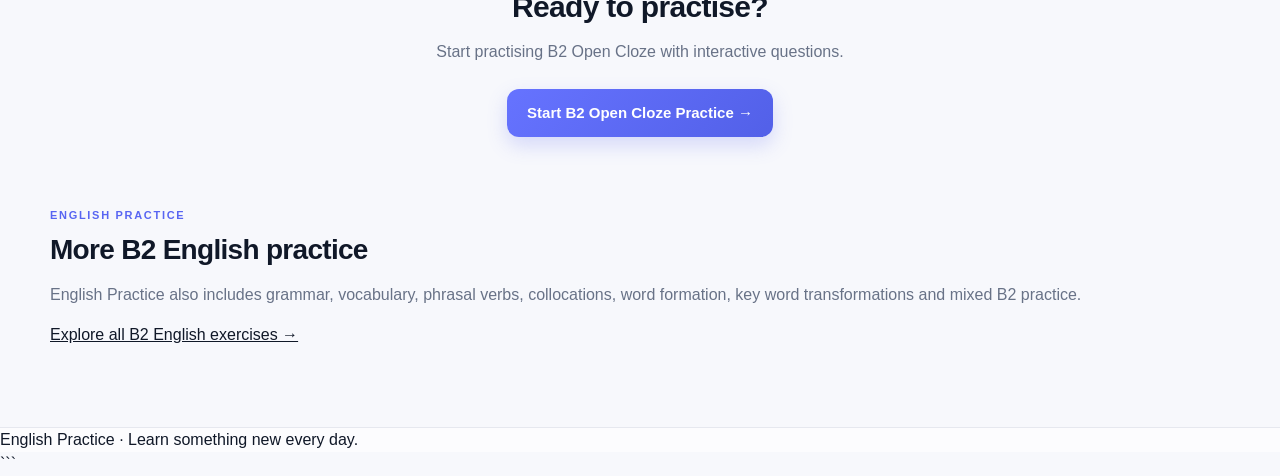
<file: open-cloze.html>
<!DOCTYPE html>

<html lang="en">
<head>
    <meta charset="UTF-8">
    <meta name="viewport" content="width=device-width, initial-scale=1.0">

```
<title>B2 Open Cloze Exercises - Free Practice | English Practice</title>

<meta name="description"
    content="Practise B2 English Open Cloze with free interactive exercises. Improve grammar, vocabulary and exam skills with instant feedback.">

<meta name="robots" content="index, follow">

<link rel="canonical"
    href="https://jaime888-png.github.io/EnglishPractice/open-cloze.html">

<link rel="stylesheet" href="style.css">
```

</head>

<body>

```
<header class="topbar">

    <a href="index.html"
       class="logo"
       style="text-decoration: none; color: inherit;">
        English<span>Practice</span>
    </a>

    <nav class="nav-links">

        <a href="index.html"
           class="back-button"
           style="text-decoration: none; margin: 0;">
            ← Home
        </a>

        <div class="level-badge">B2</div>

    </nav>

</header>


<main>

    <section class="active">

        <div class="hero">

            <p class="eyebrow">B2 ENGLISH OPEN CLOZE</p>

            <h1>
                B2 Open Cloze<br>
                <span>Exercises</span>
            </h1>

            <p class="hero-text">
                Practise B2 English Open Cloze with free
                interactive exercises, instant feedback and
                clear explanations.
            </p>

            <a href="index.html?category=Open%20Cloze"
               class="primary-button"
               style="display: inline-block; text-decoration: none;">
                Start Open Cloze Practice →
            </a>

        </div>


        <div class="features">

            <div class="feature-card">

                <div class="feature-icon">✏️</div>

                <h3>Complete the gaps</h3>

                <p>
                    Choose the word that correctly completes
                    each sentence.
                </p>

            </div>


            <div class="feature-card">

                <div class="feature-icon">⚡</div>

                <h3>Instant feedback</h3>

                <p>
                    Check your answers immediately and understand
                    why each answer is correct.
                </p>

            </div>


            <div class="feature-card">

                <div class="feature-icon">🎯</div>

                <h3>Improve accuracy</h3>

                <p>
                    Practise grammar, vocabulary and common
                    English structures in context.
                </p>

            </div>

        </div>


        <div style="padding-bottom: 60px;">

            <p class="eyebrow">OPEN CLOZE SKILLS</p>

            <h2 style="font-size: 32px; margin-bottom: 25px;">
                What can you practise?
            </h2>


            <div class="features">

                <div class="feature-card">

                    <h3>Prepositions</h3>

                    <p>
                        Practise common prepositions and
                        prepositional expressions.
                    </p>

                </div>


                <div class="feature-card">

                    <h3>Grammar Structures</h3>

                    <p>
                        Improve your understanding of structures
                        commonly tested at B2 level.
                    </p>

                </div>


                <div class="feature-card">

                    <h3>Verb Patterns</h3>

                    <p>
                        Practise choosing the correct form
                        and structure in context.
                    </p>

                </div>


                <div class="feature-card">

                    <h3>Connectors</h3>

                    <p>
                        Learn how linking words and expressions
                        connect ideas naturally.
                    </p>

                </div>


                <div class="feature-card">

                    <h3>Context</h3>

                    <p>
                        Use the surrounding sentence to identify
                        the word that fits best.
                    </p>

                </div>


                <div class="feature-card">

                    <h3>Exam Preparation</h3>

                    <p>
                        Strengthen your skills for B2 English
                        and Cambridge-style exercises.
                    </p>

                </div>

            </div>

        </div>


        <div style="padding-bottom: 60px;">

            <p class="eyebrow">B2 FIRST</p>

            <h2 style="font-size: 32px; margin-bottom: 20px;">
                Preparing for Cambridge B2 First?
            </h2>

            <p style="color: #687287; line-height: 1.7; max-width: 800px;">
                Open Cloze exercises are an important part of B2
                English exam preparation. They test your ability
                to understand grammar, vocabulary and the relationship
                between words in context.
            </p>

        </div>


        <div style="text-align: center; padding-bottom: 70px;">

            <h2 style="font-size: 30px; margin-bottom: 15px;">
                Ready to practise?
            </h2>

            <p style="color: #687287; margin-bottom: 25px;">
                Start practising B2 Open Cloze with interactive questions.
            </p>

            <a href="index.html?category=Open%20Cloze"
               class="primary-button"
               style="display: inline-block; text-decoration: none;">
                Start B2 Open Cloze Practice →
            </a>

        </div>


        <div style="padding-bottom: 50px;">

            <p class="eyebrow">ENGLISH PRACTICE</p>

            <h2 style="font-size: 28px; margin-bottom: 15px;">
                More B2 English practice
            </h2>

            <p style="color: #687287; line-height: 1.7;">
                English Practice also includes grammar, vocabulary,
                phrasal verbs, collocations, word formation, key word
                transformations and mixed B2 practice.
            </p>

            <p style="margin-top: 15px;">
                <a href="index.html">
                    Explore all B2 English exercises →
                </a>
            </p>

        </div>

    </section>

</main>


<footer>
    <p>English Practice · Learn something new every day.</p>
</footer>
```

</body>
</html>
</file>
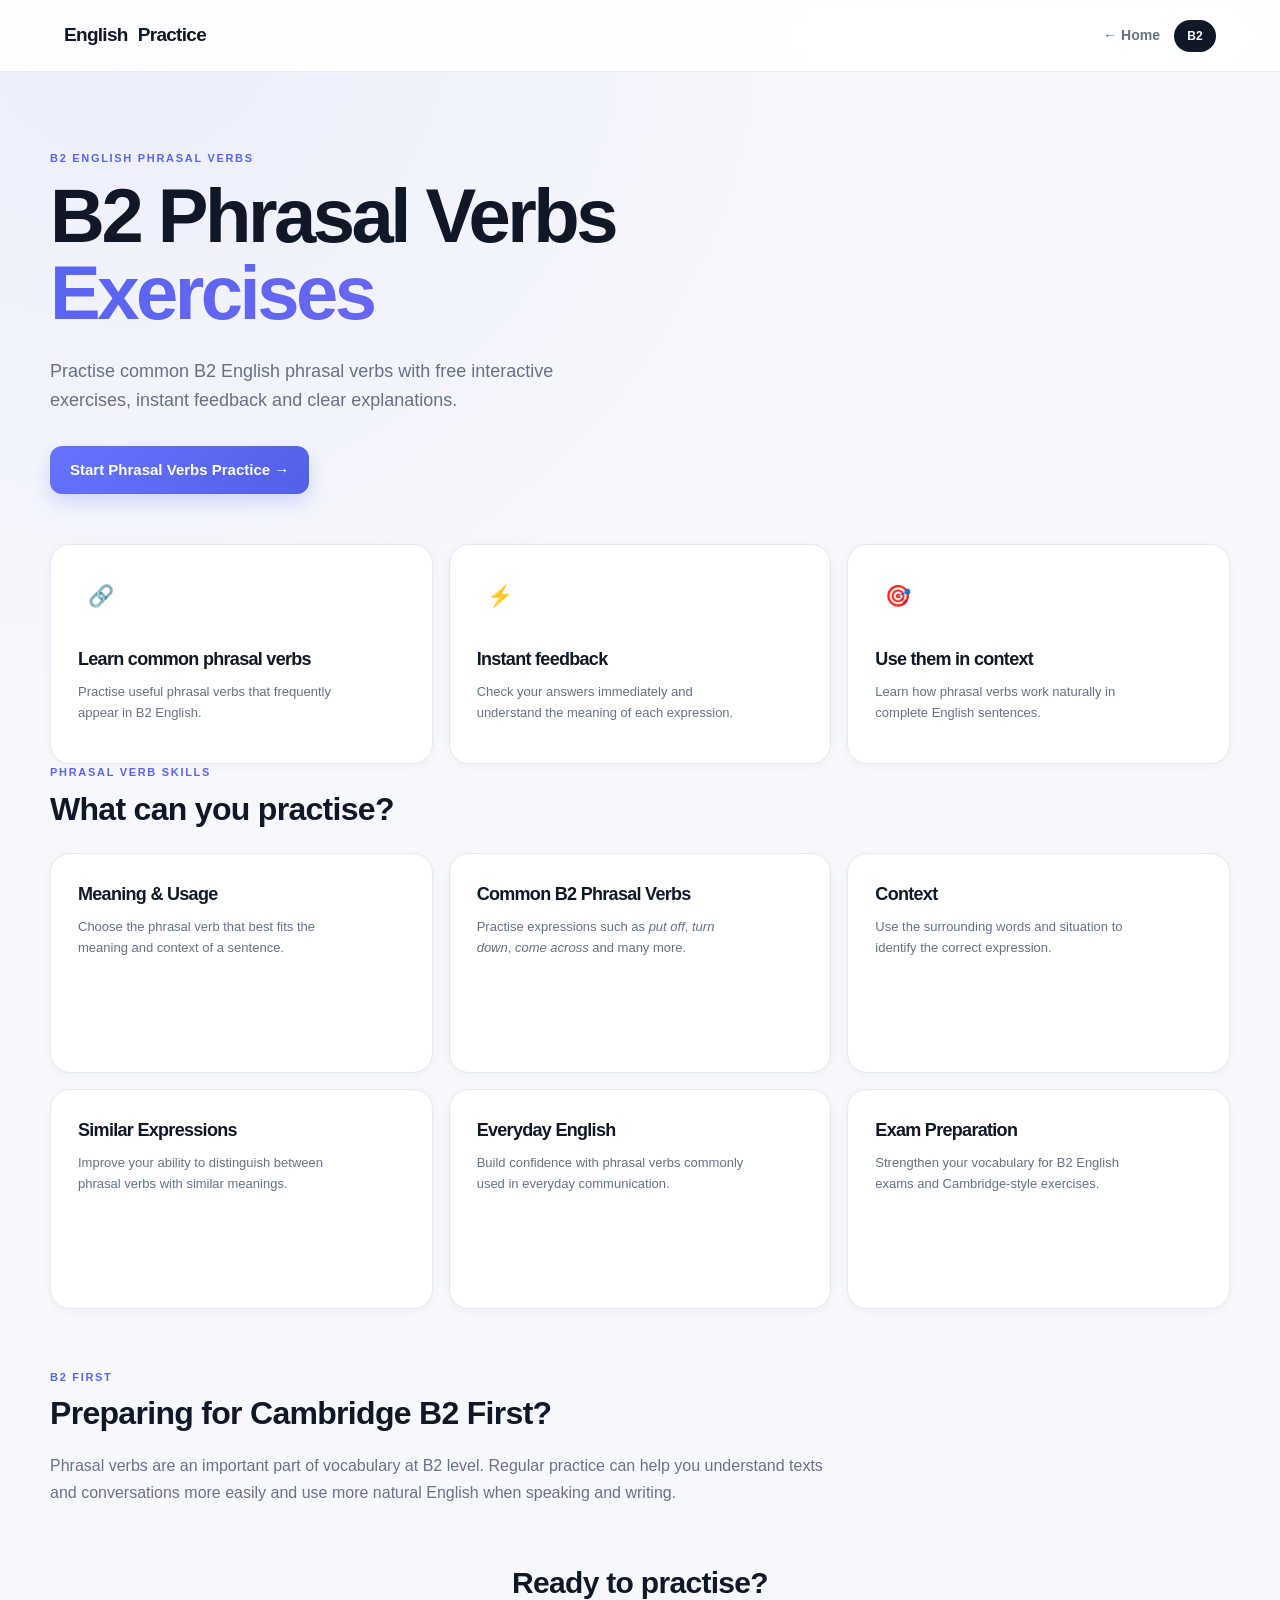
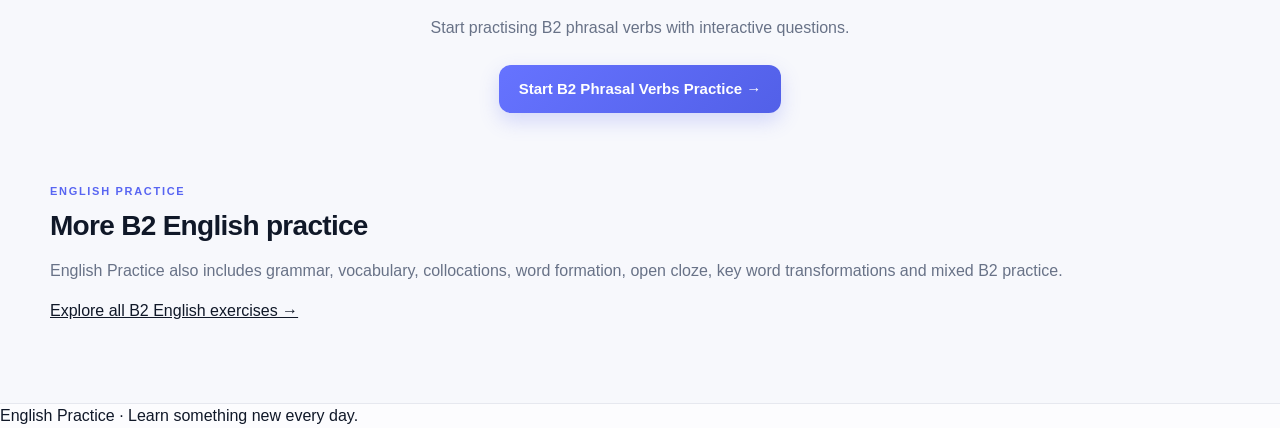
<file: phrasal-verbs.html>
<!DOCTYPE html>

<html lang="en">
<head>
    <meta charset="UTF-8">
    <meta name="viewport" content="width=device-width, initial-scale=1.0">


<title>B2 Phrasal Verbs Exercises - Free Practice | English Practice</title>

<meta name="description"
    content="Practise B2 English phrasal verbs with free interactive exercises. Learn common phrasal verbs, meanings and usage with instant feedback.">

<meta name="robots" content="index, follow">

<link rel="canonical"
    href="https://jaime888-png.github.io/EnglishPractice/phrasal-verbs.html">

<link rel="stylesheet" href="style.css">


</head>

<body>


<!-- TOP NAVIGATION -->
<header class="topbar">

    <a href="index.html"
       class="logo"
       style="text-decoration: none; color: inherit;">
        English<span>Practice</span>
    </a>

    <nav class="nav-links">

        <a href="index.html"
           class="back-button"
           style="text-decoration: none; margin: 0;">
            ← Home
        </a>

        <div class="level-badge">B2</div>

    </nav>

</header>


<main>

    <!-- ================= PHRASAL VERBS PAGE ================= -->

    <section class="active">

        <div class="hero">

            <p class="eyebrow">B2 ENGLISH PHRASAL VERBS</p>

            <h1>
                B2 Phrasal Verbs<br>
                <span>Exercises</span>
            </h1>

            <p class="hero-text">
                Practise common B2 English phrasal verbs with free
                interactive exercises, instant feedback and clear
                explanations.
            </p>

            <a href="index.html?category=Phrasal%20Verbs"
               class="primary-button"
               style="display: inline-block; text-decoration: none;">
                Start Phrasal Verbs Practice →
            </a>

        </div>


        <!-- WHY PRACTISE -->

        <div class="features">

            <div class="feature-card">

                <div class="feature-icon">🔗</div>

                <h3>Learn common phrasal verbs</h3>

                <p>
                    Practise useful phrasal verbs that frequently
                    appear in B2 English.
                </p>

            </div>


            <div class="feature-card">

                <div class="feature-icon">⚡</div>

                <h3>Instant feedback</h3>

                <p>
                    Check your answers immediately and understand
                    the meaning of each expression.
                </p>

            </div>


            <div class="feature-card">

                <div class="feature-icon">🎯</div>

                <h3>Use them in context</h3>

                <p>
                    Learn how phrasal verbs work naturally in
                    complete English sentences.
                </p>

            </div>

        </div>


        <!-- TOPICS -->

        <div style="padding-bottom: 60px;">

            <p class="eyebrow">PHRASAL VERB SKILLS</p>

            <h2 style="font-size: 32px; margin-bottom: 25px;">
                What can you practise?
            </h2>


            <div class="features">

                <div class="feature-card">

                    <h3>Meaning & Usage</h3>

                    <p>
                        Choose the phrasal verb that best fits
                        the meaning and context of a sentence.
                    </p>

                </div>


                <div class="feature-card">

                    <h3>Common B2 Phrasal Verbs</h3>

                    <p>
                        Practise expressions such as
                        <em>put off</em>, <em>turn down</em>,
                        <em>come across</em> and many more.
                    </p>

                </div>


                <div class="feature-card">

                    <h3>Context</h3>

                    <p>
                        Use the surrounding words and situation
                        to identify the correct expression.
                    </p>

                </div>


                <div class="feature-card">

                    <h3>Similar Expressions</h3>

                    <p>
                        Improve your ability to distinguish between
                        phrasal verbs with similar meanings.
                    </p>

                </div>


                <div class="feature-card">

                    <h3>Everyday English</h3>

                    <p>
                        Build confidence with phrasal verbs commonly
                        used in everyday communication.
                    </p>

                </div>


                <div class="feature-card">

                    <h3>Exam Preparation</h3>

                    <p>
                        Strengthen your vocabulary for B2 English
                        exams and Cambridge-style exercises.
                    </p>

                </div>

            </div>

        </div>


        <!-- CAMBRIDGE -->

        <div style="padding-bottom: 60px;">

            <p class="eyebrow">B2 FIRST</p>

            <h2 style="font-size: 32px; margin-bottom: 20px;">
                Preparing for Cambridge B2 First?
            </h2>

            <p style="color: #687287; line-height: 1.7; max-width: 800px;">
                Phrasal verbs are an important part of vocabulary at
                B2 level. Regular practice can help you understand
                texts and conversations more easily and use more
                natural English when speaking and writing.
            </p>

        </div>


        <!-- CTA -->

        <div style="text-align: center; padding-bottom: 70px;">

            <h2 style="font-size: 30px; margin-bottom: 15px;">
                Ready to practise?
            </h2>

            <p style="color: #687287; margin-bottom: 25px;">
                Start practising B2 phrasal verbs with interactive questions.
            </p>

            <a href="index.html?category=Phrasal%20Verbs"
               class="primary-button"
               style="display: inline-block; text-decoration: none;">
                Start B2 Phrasal Verbs Practice →
            </a>

        </div>


        <!-- OTHER PRACTICE -->

        <div style="padding-bottom: 50px;">

            <p class="eyebrow">ENGLISH PRACTICE</p>

            <h2 style="font-size: 28px; margin-bottom: 15px;">
                More B2 English practice
            </h2>

            <p style="color: #687287; line-height: 1.7;">
                English Practice also includes grammar, vocabulary,
                collocations, word formation, open cloze, key word
                transformations and mixed B2 practice.
            </p>

            <p style="margin-top: 15px;">
                <a href="index.html">
                    Explore all B2 English exercises →
                </a>
            </p>

        </div>

    </section>

</main>


<footer>
    <p>English Practice · Learn something new every day.</p>
</footer>


</body>
</html>
</file>
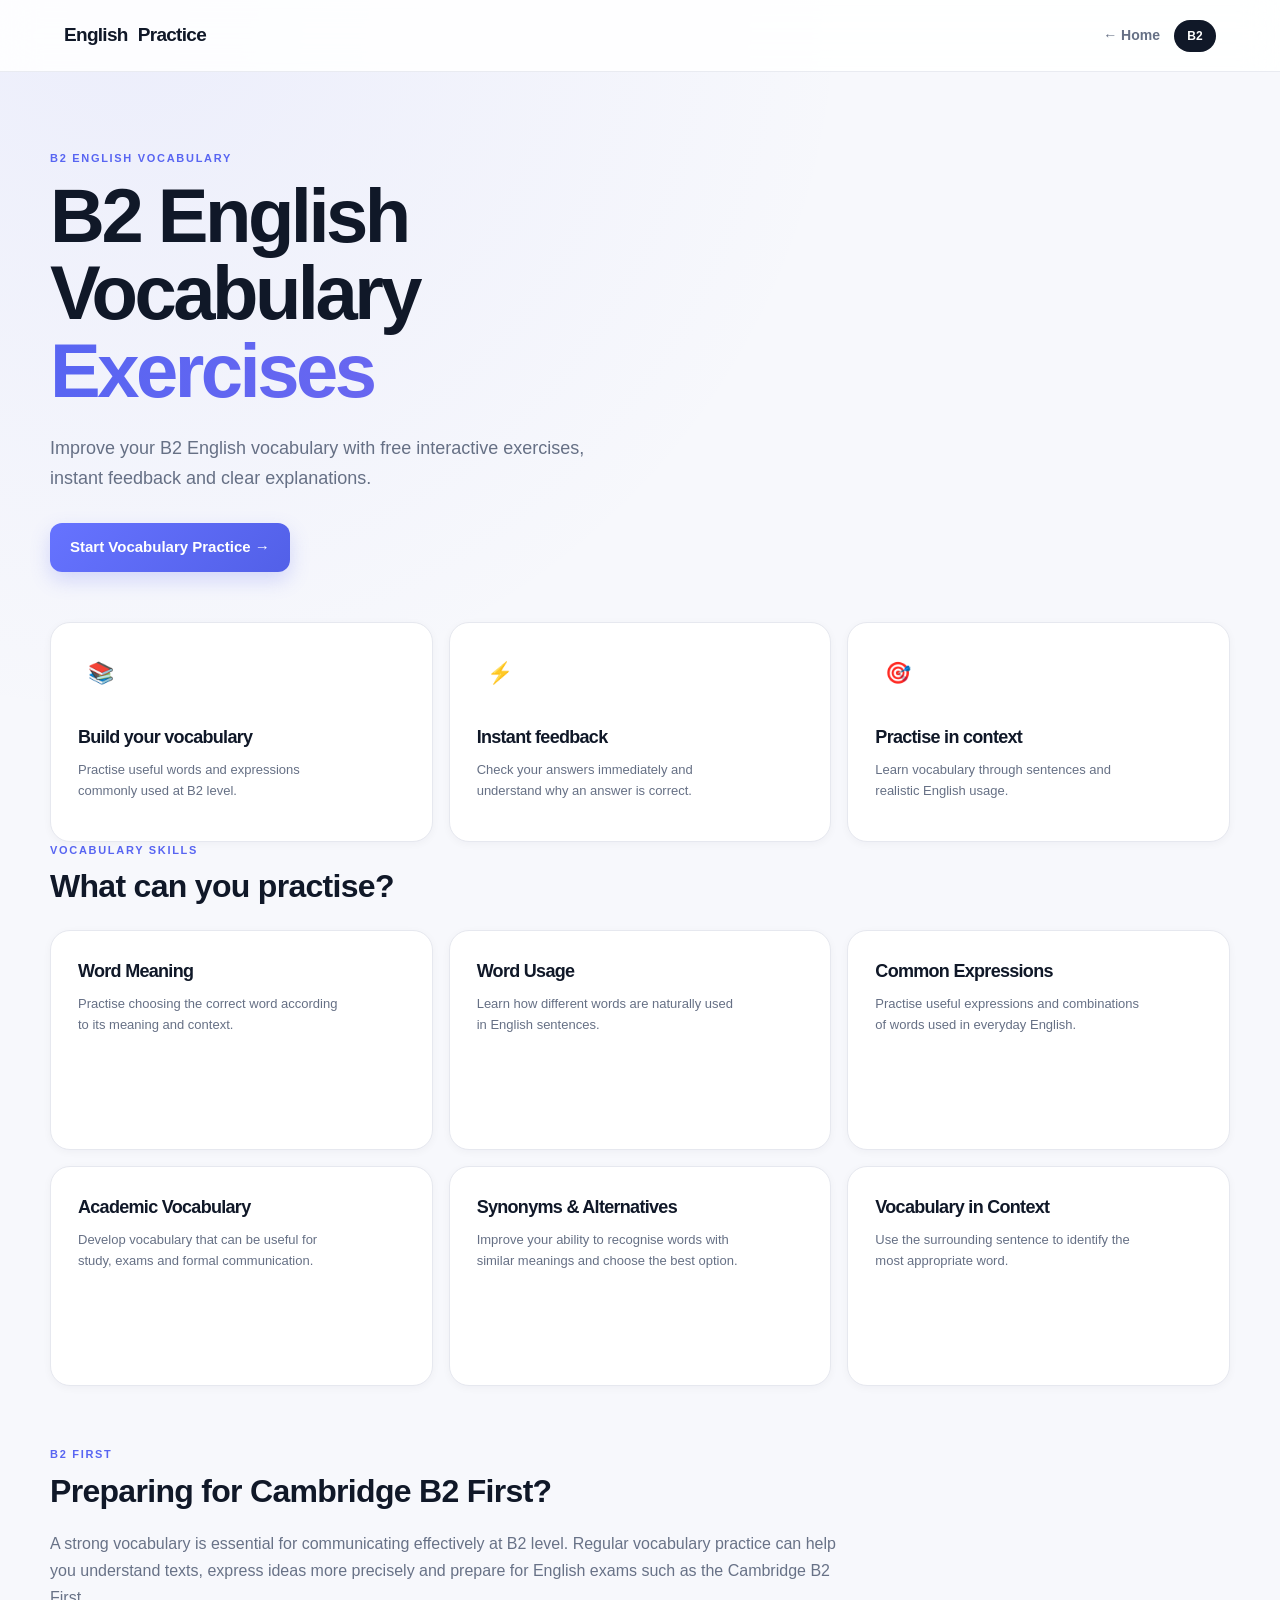
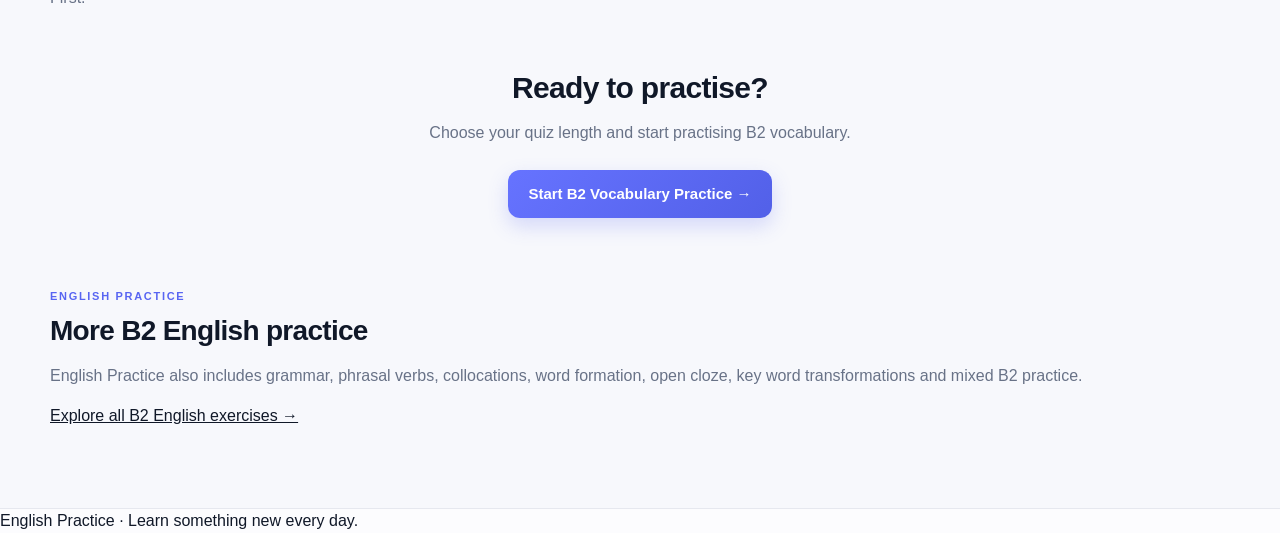
<file: vocabulary.html>
<!DOCTYPE html>

<html lang="en">
<head>
    <meta charset="UTF-8">
    <meta name="viewport" content="width=device-width, initial-scale=1.0">


<title>B2 English Vocabulary Exercises - Free Practice | English Practice</title>

<meta name="description"
    content="Practise B2 English vocabulary with free interactive exercises covering word meaning, usage, common expressions and more.">

<meta name="robots" content="index, follow">

<link rel="canonical"
    href="https://jaime888-png.github.io/EnglishPractice/vocabulary.html">

<link rel="stylesheet" href="style.css">


</head>

<body>


<!-- TOP NAVIGATION -->
<header class="topbar">

    <a href="index.html"
       class="logo"
       style="text-decoration: none; color: inherit;">
        English<span>Practice</span>
    </a>

    <nav class="nav-links">

        <a href="index.html"
           class="back-button"
           style="text-decoration: none; margin: 0;">
            ← Home
        </a>

        <div class="level-badge">B2</div>

    </nav>

</header>


<main>

    <!-- ================= VOCABULARY PAGE ================= -->

    <section class="active">

        <div class="hero">

            <p class="eyebrow">B2 ENGLISH VOCABULARY</p>

            <h1>
                B2 English Vocabulary<br>
                <span>Exercises</span>
            </h1>

            <p class="hero-text">
                Improve your B2 English vocabulary with free interactive
                exercises, instant feedback and clear explanations.
            </p>

            <a href="index.html?category=Vocabulary"
               class="primary-button"
               style="display: inline-block; text-decoration: none;">
                Start Vocabulary Practice →
            </a>

        </div>


        <!-- WHY PRACTISE -->

        <div class="features">

            <div class="feature-card">

                <div class="feature-icon">📚</div>

                <h3>Build your vocabulary</h3>

                <p>
                    Practise useful words and expressions commonly
                    used at B2 level.
                </p>

            </div>


            <div class="feature-card">

                <div class="feature-icon">⚡</div>

                <h3>Instant feedback</h3>

                <p>
                    Check your answers immediately and understand
                    why an answer is correct.
                </p>

            </div>


            <div class="feature-card">

                <div class="feature-icon">🎯</div>

                <h3>Practise in context</h3>

                <p>
                    Learn vocabulary through sentences and realistic
                    English usage.
                </p>

            </div>

        </div>


        <!-- VOCABULARY TOPICS -->

        <div style="padding-bottom: 60px;">

            <p class="eyebrow">VOCABULARY SKILLS</p>

            <h2 style="font-size: 32px; margin-bottom: 25px;">
                What can you practise?
            </h2>


            <div class="features">

                <div class="feature-card">

                    <h3>Word Meaning</h3>

                    <p>
                        Practise choosing the correct word according
                        to its meaning and context.
                    </p>

                </div>


                <div class="feature-card">

                    <h3>Word Usage</h3>

                    <p>
                        Learn how different words are naturally used
                        in English sentences.
                    </p>

                </div>


                <div class="feature-card">

                    <h3>Common Expressions</h3>

                    <p>
                        Practise useful expressions and combinations
                        of words used in everyday English.
                    </p>

                </div>


                <div class="feature-card">

                    <h3>Academic Vocabulary</h3>

                    <p>
                        Develop vocabulary that can be useful for
                        study, exams and formal communication.
                    </p>

                </div>


                <div class="feature-card">

                    <h3>Synonyms & Alternatives</h3>

                    <p>
                        Improve your ability to recognise words with
                        similar meanings and choose the best option.
                    </p>

                </div>


                <div class="feature-card">

                    <h3>Vocabulary in Context</h3>

                    <p>
                        Use the surrounding sentence to identify
                        the most appropriate word.
                    </p>

                </div>

            </div>

        </div>


        <!-- CAMBRIDGE -->

        <div style="padding-bottom: 60px;">

            <p class="eyebrow">B2 FIRST</p>

            <h2 style="font-size: 32px; margin-bottom: 20px;">
                Preparing for Cambridge B2 First?
            </h2>

            <p style="color: #687287; line-height: 1.7; max-width: 800px;">
                A strong vocabulary is essential for communicating
                effectively at B2 level. Regular vocabulary practice
                can help you understand texts, express ideas more
                precisely and prepare for English exams such as the
                Cambridge B2 First.
            </p>

        </div>


        <!-- CTA -->

        <div style="text-align: center; padding-bottom: 70px;">

            <h2 style="font-size: 30px; margin-bottom: 15px;">
                Ready to practise?
            </h2>

            <p style="color: #687287; margin-bottom: 25px;">
                Choose your quiz length and start practising B2 vocabulary.
            </p>

            <a href="index.html?category=Vocabulary"
               class="primary-button"
               style="display: inline-block; text-decoration: none;">
                Start B2 Vocabulary Practice →
            </a>

        </div>


        <!-- OTHER PRACTICE -->

        <div style="padding-bottom: 50px;">

            <p class="eyebrow">ENGLISH PRACTICE</p>

            <h2 style="font-size: 28px; margin-bottom: 15px;">
                More B2 English practice
            </h2>

            <p style="color: #687287; line-height: 1.7;">
                English Practice also includes grammar, phrasal verbs,
                collocations, word formation, open cloze, key word
                transformations and mixed B2 practice.
            </p>

            <p style="margin-top: 15px;">
                <a href="index.html">
                    Explore all B2 English exercises →
                </a>
            </p>

        </div>

    </section>

</main>


<footer>
    <p>English Practice · Learn something new every day.</p>
</footer>


</body>
</html>
</file>
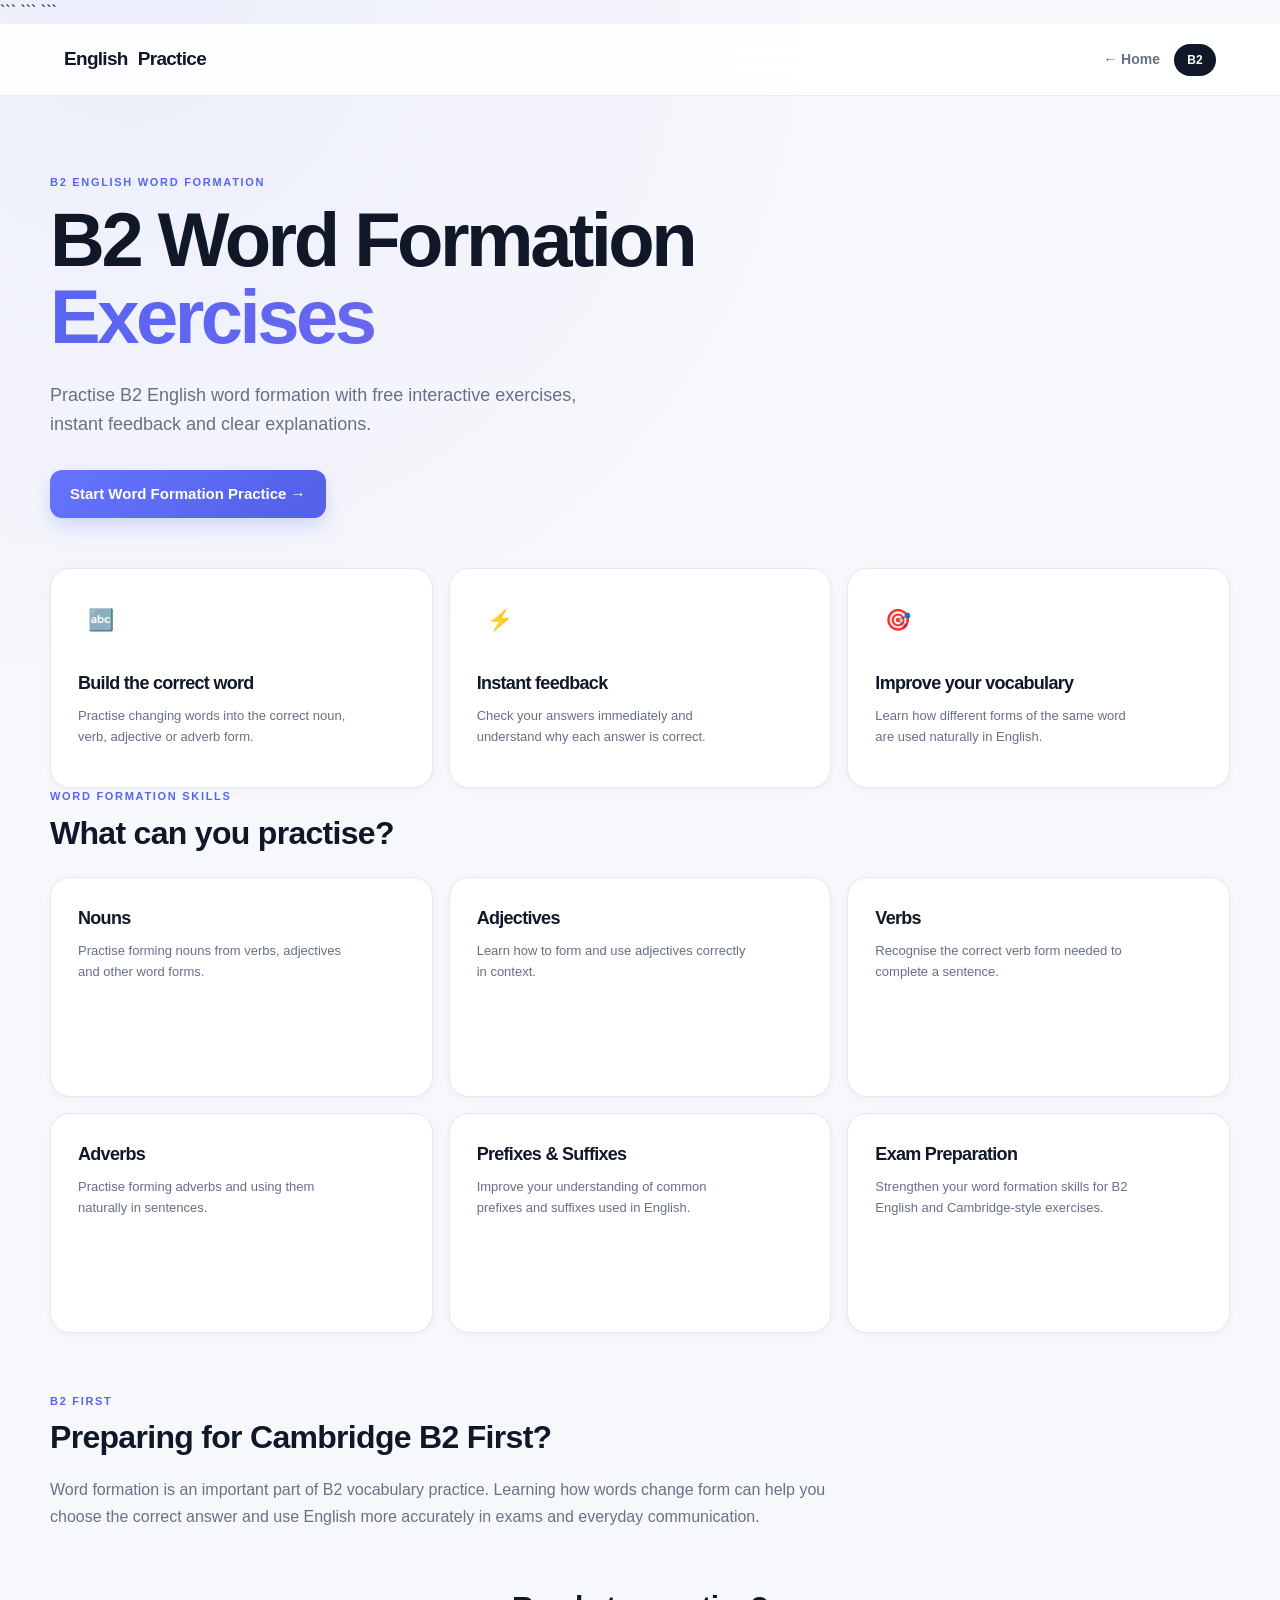
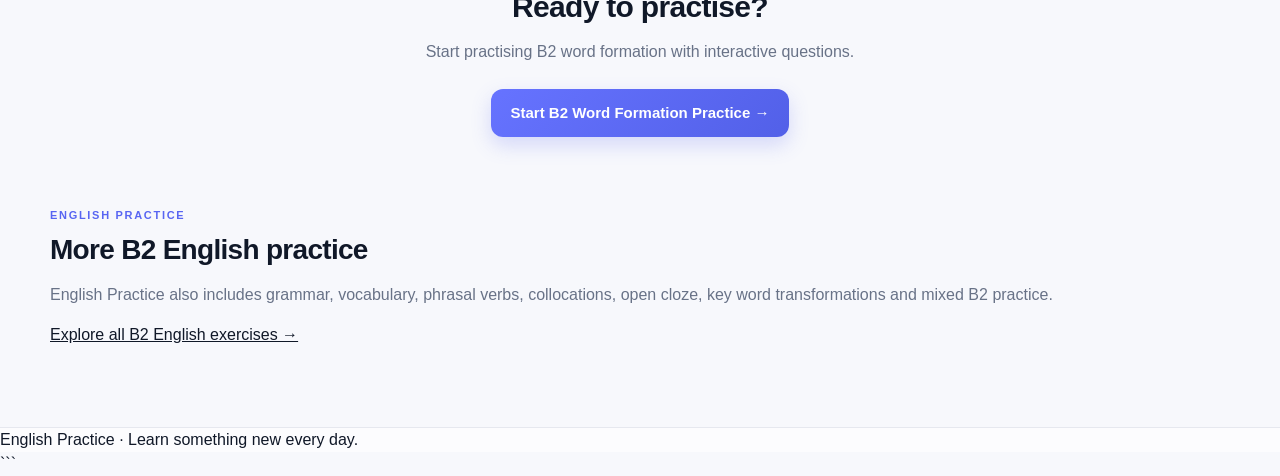
<file: word-formation.html>
<!DOCTYPE html>

<html lang="en">
<head>
    <meta charset="UTF-8">
    <meta name="viewport" content="width=device-width, initial-scale=1.0">

```
<title>B2 Word Formation Exercises - Free Practice | English Practice</title>

<meta name="description"
    content="Practise B2 English word formation with free interactive exercises. Build the correct words, improve your vocabulary and prepare for B2 exams.">

<meta name="robots" content="index, follow">

<link rel="canonical"
    href="https://jaime888-png.github.io/EnglishPractice/word-formation.html">

<link rel="stylesheet" href="style.css">
```

</head>

<body>

```
<header class="topbar">

    <a href="index.html"
       class="logo"
       style="text-decoration: none; color: inherit;">
        English<span>Practice</span>
    </a>

    <nav class="nav-links">

        <a href="index.html"
           class="back-button"
           style="text-decoration: none; margin: 0;">
            ← Home
        </a>

        <div class="level-badge">B2</div>

    </nav>

</header>


<main>

    <section class="active">

        <div class="hero">

            <p class="eyebrow">B2 ENGLISH WORD FORMATION</p>

            <h1>
                B2 Word Formation<br>
                <span>Exercises</span>
            </h1>

            <p class="hero-text">
                Practise B2 English word formation with free
                interactive exercises, instant feedback and clear
                explanations.
            </p>

            <a href="index.html?category=Word%20Formation"
               class="primary-button"
               style="display: inline-block; text-decoration: none;">
                Start Word Formation Practice →
            </a>

        </div>


        <div class="features">

            <div class="feature-card">

                <div class="feature-icon">🔤</div>

                <h3>Build the correct word</h3>

                <p>
                    Practise changing words into the correct noun,
                    verb, adjective or adverb form.
                </p>

            </div>


            <div class="feature-card">

                <div class="feature-icon">⚡</div>

                <h3>Instant feedback</h3>

                <p>
                    Check your answers immediately and understand
                    why each answer is correct.
                </p>

            </div>


            <div class="feature-card">

                <div class="feature-icon">🎯</div>

                <h3>Improve your vocabulary</h3>

                <p>
                    Learn how different forms of the same word are
                    used naturally in English.
                </p>

            </div>

        </div>


        <div style="padding-bottom: 60px;">

            <p class="eyebrow">WORD FORMATION SKILLS</p>

            <h2 style="font-size: 32px; margin-bottom: 25px;">
                What can you practise?
            </h2>


            <div class="features">

                <div class="feature-card">

                    <h3>Nouns</h3>

                    <p>
                        Practise forming nouns from verbs,
                        adjectives and other word forms.
                    </p>

                </div>


                <div class="feature-card">

                    <h3>Adjectives</h3>

                    <p>
                        Learn how to form and use adjectives
                        correctly in context.
                    </p>

                </div>


                <div class="feature-card">

                    <h3>Verbs</h3>

                    <p>
                        Recognise the correct verb form needed
                        to complete a sentence.
                    </p>

                </div>


                <div class="feature-card">

                    <h3>Adverbs</h3>

                    <p>
                        Practise forming adverbs and using them
                        naturally in sentences.
                    </p>

                </div>


                <div class="feature-card">

                    <h3>Prefixes & Suffixes</h3>

                    <p>
                        Improve your understanding of common
                        prefixes and suffixes used in English.
                    </p>

                </div>


                <div class="feature-card">

                    <h3>Exam Preparation</h3>

                    <p>
                        Strengthen your word formation skills for
                        B2 English and Cambridge-style exercises.
                    </p>

                </div>

            </div>

        </div>


        <div style="padding-bottom: 60px;">

            <p class="eyebrow">B2 FIRST</p>

            <h2 style="font-size: 32px; margin-bottom: 20px;">
                Preparing for Cambridge B2 First?
            </h2>

            <p style="color: #687287; line-height: 1.7; max-width: 800px;">
                Word formation is an important part of B2 vocabulary
                practice. Learning how words change form can help you
                choose the correct answer and use English more accurately
                in exams and everyday communication.
            </p>

        </div>


        <div style="text-align: center; padding-bottom: 70px;">

            <h2 style="font-size: 30px; margin-bottom: 15px;">
                Ready to practise?
            </h2>

            <p style="color: #687287; margin-bottom: 25px;">
                Start practising B2 word formation with interactive questions.
            </p>

            <a href="index.html?category=Word%20Formation"
               class="primary-button"
               style="display: inline-block; text-decoration: none;">
                Start B2 Word Formation Practice →
            </a>

        </div>


        <div style="padding-bottom: 50px;">

            <p class="eyebrow">ENGLISH PRACTICE</p>

            <h2 style="font-size: 28px; margin-bottom: 15px;">
                More B2 English practice
            </h2>

            <p style="color: #687287; line-height: 1.7;">
                English Practice also includes grammar, vocabulary,
                phrasal verbs, collocations, open cloze, key word
                transformations and mixed B2 practice.
            </p>

            <p style="margin-top: 15px;">
                <a href="index.html">
                    Explore all B2 English exercises →
                </a>
            </p>

        </div>

    </section>

</main>


<footer>
    <p>English Practice · Learn something new every day.</p>
</footer>
```

</body>
</html>
</file>
<file: style.css>
/* =========================================================
   ENGLISH PRACTICE
   Modern learning platform design
   ========================================================= */


/* =========================================================
   RESET + VARIABLES
   ========================================================= */

:root {
    --primary: #5865f2;
    --primary-dark: #4652df;
    --primary-light: #eef0ff;

    --success: #20a464;
    --success-bg: #eaf8f0;

    --danger: #e5484d;
    --danger-bg: #fff0f0;

    --warning: #f59e0b;

    --text: #101828;
    --text-soft: #667085;
    --text-muted: #98a2b3;

    --background: #f7f8fc;
    --surface: #ffffff;
    --surface-soft: #f9fafc;

    --border: #e6e8ef;
    --border-dark: #d7dae3;

    --shadow-sm: 0 2px 8px rgba(16, 24, 40, 0.04);
    --shadow-md: 0 12px 30px rgba(16, 24, 40, 0.07);
    --shadow-lg: 0 24px 60px rgba(16, 24, 40, 0.11);

    --radius-sm: 10px;
    --radius-md: 16px;
    --radius-lg: 24px;
    --radius-xl: 32px;

    --transition: 0.2s ease;
}


* {
    box-sizing: border-box;
    margin: 0;
    padding: 0;
}


html {
    scroll-behavior: smooth;
}


body {
    font-family:
        Inter,
        ui-sans-serif,
        -apple-system,
        BlinkMacSystemFont,
        "Segoe UI",
        Arial,
        sans-serif;

    background:
        radial-gradient(
            circle at 10% 0%,
            rgba(88, 101, 242, 0.07),
            transparent 30%
        ),
        var(--background);

    color: var(--text);

    min-height: 100vh;

    line-height: 1.5;

    -webkit-font-smoothing: antialiased;
}


button,
a {
    font: inherit;
}


button {
    cursor: pointer;
}


a {
    color: inherit;
}


::selection {
    background: rgba(88, 101, 242, 0.18);
}


/* =========================================================
   TOPBAR
   ========================================================= */

.topbar {
    height: 72px;

    position: sticky;
    top: 0;
    z-index: 1000;

    display: flex;
    align-items: center;
    justify-content: space-between;

    padding: 0 clamp(20px, 5vw, 72px);

    background: rgba(255, 255, 255, 0.88);

    border-bottom: 1px solid rgba(230, 232, 239, 0.85);

    backdrop-filter: blur(18px);
    -webkit-backdrop-filter: blur(18px);
}


.logo {
    display: flex;
    align-items: center;
    gap: 10px;

    text-decoration: none;

    font-size: 19px;
    font-weight: 800;

    letter-spacing: -0.7px;
}


.logo-mark {
    width: 32px;
    height: 32px;

    display: flex;
    align-items: center;
    justify-content: center;

    border-radius: 10px;

    background: linear-gradient(
        135deg,
        #6975ff,
        #4d5ae9
    );

    color: white;

    font-size: 15px;
    font-weight: 900;

    box-shadow:
        0 6px 16px rgba(88, 101, 242, 0.28);
}


.logo-text {
    color: var(--text);
}


.logo-text span {
    font-weight: 400;
    color: var(--text-soft);
}


.nav-links {
    display: flex;
    align-items: center;
    gap: 14px;
}


.nav-button {
    display: flex;
    align-items: center;
    gap: 7px;

    border: none;
    background: transparent;

    color: var(--text-soft);

    font-size: 14px;
    font-weight: 650;

    padding: 9px 12px;

    border-radius: 10px;

    transition: var(--transition);
}


.nav-button:hover {
    color: var(--text);
    background: var(--surface-soft);
}


.nav-icon {
    font-size: 16px;
}


.level-badge {
    min-width: 42px;

    display: flex;
    align-items: center;
    justify-content: center;

    padding: 7px 12px;

    border-radius: 999px;

    background: var(--text);
    color: white;

    font-size: 12px;
    font-weight: 800;
}


/* =========================================================
   GENERAL LAYOUT
   ========================================================= */

main {
    width: min(1180px, calc(100% - 40px));

    margin: 0 auto;
}


.screen {
    display: none;
}


.screen.active {
    display: block;
    animation: screenIn 0.35s ease both;
}


@keyframes screenIn {
    from {
        opacity: 0;
        transform: translateY(8px);
    }

    to {
        opacity: 1;
        transform: translateY(0);
    }
}


/* =========================================================
   TYPOGRAPHY
   ========================================================= */

.eyebrow {
    margin-bottom: 10px;

    color: var(--primary);

    font-size: 11px;
    font-weight: 850;

    letter-spacing: 1.7px;
    text-transform: uppercase;
}


h1,
h2,
h3 {
    letter-spacing: -0.7px;
}


h1 {
    font-size: clamp(38px, 5vw, 66px);
    line-height: 1.02;
}


h2 {
    font-size: 28px;
    line-height: 1.15;
}


h3 {
    font-size: 18px;
}


/* =========================================================
   HERO
   ========================================================= */

.hero {
    padding: 78px 0 50px;
}


.hero-content {
    display: grid;

    grid-template-columns:
        minmax(0, 1.05fr)
        minmax(360px, 0.95fr);

    gap: 70px;

    align-items: center;

    min-height: 480px;
}


.hero-copy {
    position: relative;
    z-index: 2;
}


.hero-copy .eyebrow {
    display: inline-flex;
    align-items: center;
    gap: 8px;

    padding: 7px 11px;

    background: var(--primary-light);

    border-radius: 999px;

    margin-bottom: 20px;
}


.hero-copy .eyebrow::before {
    content: "";

    width: 6px;
    height: 6px;

    border-radius: 50%;

    background: var(--primary);
}


.hero h1 {
    max-width: 720px;

    margin-bottom: 25px;

    font-size: clamp(46px, 6vw, 76px);

    letter-spacing: -3.5px;
}


.hero h1 span {
    display: block;

    background: linear-gradient(
        100deg,
        #5865f2,
        #7b68ee
    );

    -webkit-background-clip: text;
    background-clip: text;

    color: transparent;
}


.hero-text {
    max-width: 580px;

    margin-bottom: 30px;

    color: var(--text-soft);

    font-size: 18px;
    line-height: 1.65;
}


.hero-actions {
    display: flex;
    align-items: center;
    gap: 15px;

    margin-bottom: 28px;
}


.primary-button {
    display: inline-flex;
    align-items: center;
    justify-content: center;
    gap: 9px;

    border: none;

    background:
        linear-gradient(
            135deg,
            #6673ff,
            #5260e8
        );

    color: white;

    padding: 13px 20px;

    border-radius: 12px;

    font-size: 15px;
    font-weight: 750;

    box-shadow:
        0 8px 20px rgba(88, 101, 242, 0.22);

    transition:
        transform var(--transition),
        box-shadow var(--transition),
        filter var(--transition);
}


.primary-button:hover {
    transform: translateY(-2px);

    box-shadow:
        0 12px 28px rgba(88, 101, 242, 0.28);

    filter: brightness(1.02);
}


.primary-button:active {
    transform: translateY(0);
}


.hero-primary {
    padding: 15px 23px;
}


.hero-secondary {
    display: inline-flex;
    align-items: center;
    gap: 7px;

    padding: 13px 5px;

    color: var(--text-soft);

    text-decoration: none;

    font-size: 15px;
    font-weight: 700;

    transition: var(--transition);
}


.hero-secondary:hover {
    color: var(--text);
}


.hero-trust {
    display: flex;
    flex-wrap: wrap;
    gap: 18px;
}


.trust-item {
    display: flex;
    align-items: center;
    gap: 7px;

    color: var(--text-muted);

    font-size: 12px;
    font-weight: 600;
}


.trust-dot {
    width: 6px;
    height: 6px;

    border-radius: 50%;

    background: var(--success);
}


/* =========================================================
   HERO PREVIEW
   ========================================================= */

.hero-preview {
    position: relative;

    min-height: 430px;

    display: flex;
    align-items: center;
    justify-content: center;
}


.preview-glow {
    position: absolute;

    width: 360px;
    height: 360px;

    border-radius: 50%;

    background:
        radial-gradient(
            circle,
            rgba(88, 101, 242, 0.18),
            rgba(88, 101, 242, 0) 68%
        );

    filter: blur(5px);
}


.preview-card {
    position: relative;
    z-index: 2;

    width: min(100%, 430px);

    padding: 27px;

    background: rgba(255, 255, 255, 0.94);

    border: 1px solid rgba(230, 232, 239, 0.95);

    border-radius: 25px;

    box-shadow:
        0 35px 70px rgba(16, 24, 40, 0.12),
        0 8px 25px rgba(16, 24, 40, 0.05);

    transform: rotate(1.5deg);

    transition: transform 0.35s ease;
}


.preview-card:hover {
    transform: rotate(0deg) translateY(-5px);
}


.preview-top {
    display: flex;
    align-items: center;
    justify-content: space-between;

    margin-bottom: 13px;
}


.preview-label {
    display: block;

    margin-bottom: 4px;

    color: var(--primary);

    font-size: 10px;
    font-weight: 850;

    letter-spacing: 1.2px;
}


.preview-question-number {
    color: var(--text-muted);

    font-size: 11px;
}


.preview-progress {
    color: var(--text-soft);

    font-size: 12px;
    font-weight: 700;
}


.preview-progress-bar {
    width: 100%;
    height: 5px;

    margin-bottom: 25px;

    background: #eceef4;

    border-radius: 999px;

    overflow: hidden;
}


.preview-progress-bar span {
    display: block;

    width: 40%;
    height: 100%;

    background: var(--primary);

    border-radius: inherit;
}


.preview-card h3 {
    margin-bottom: 20px;

    font-size: 20px;
    line-height: 1.45;
}


.preview-answer {
    display: flex;
    align-items: center;
    gap: 11px;

    margin-bottom: 9px;

    padding: 12px 13px;

    border: 1px solid var(--border);

    border-radius: 11px;

    color: var(--text-soft);

    font-size: 13px;

    transition: var(--transition);
}


.preview-radio {
    width: 15px;
    height: 15px;

    border: 2px solid #cdd1dc;

    border-radius: 50%;
}


.correct-preview {
    border-color: rgba(32, 164, 100, 0.45);

    background: var(--success-bg);

    color: #177548;

    font-weight: 700;
}


.correct-preview .preview-radio {
    border-color: var(--success);

    box-shadow:
        inset 0 0 0 3px var(--success-bg);

    background: var(--success);
}


.preview-check {
    margin-left: auto;

    color: var(--success);

    font-weight: 900;
}


.preview-feedback {
    display: flex;
    align-items: center;
    gap: 9px;

    margin-top: 17px;

    padding: 11px 13px;

    border-radius: 10px;

    background: var(--success-bg);

    color: #177548;

    font-size: 12px;
    font-weight: 700;
}


/* =========================================================
   HERO STATS
   ========================================================= */

.hero-stats {
    display: grid;

    grid-template-columns: repeat(3, 1fr);

    margin-top: 35px;

    border-top: 1px solid var(--border);
    border-bottom: 1px solid var(--border);
}


.hero-stat {
    display: flex;
    flex-direction: column;

    padding: 22px 10px;

    text-align: center;
}


.hero-stat + .hero-stat {
    border-left: 1px solid var(--border);
}


.hero-stat strong {
    margin-bottom: 3px;

    font-size: 24px;
    letter-spacing: -1px;
}


.hero-stat span {
    color: var(--text-muted);

    font-size: 12px;
    font-weight: 600;
}


/* =========================================================
   CONTENT SECTIONS
   ========================================================= */

.content-section {
    padding: 75px 0;
}


.section-heading {
    display: flex;
    align-items: flex-end;
    justify-content: space-between;

    gap: 30px;

    margin-bottom: 28px;
}


.section-heading h2 {
    margin-bottom: 5px;
}


.section-description {
    max-width: 320px;

    color: var(--text-soft);

    font-size: 14px;
    line-height: 1.6;

    text-align: right;
}


.centered-heading {
    display: block;

    text-align: center;
}


.centered-heading .eyebrow {
    margin-bottom: 10px;
}


.centered-heading > p:last-child {
    margin-top: 10px;

    color: var(--text-soft);

    font-size: 15px;
}


/* =========================================================
   LEVELS
   ========================================================= */

.level-grid {
    display: grid;

    grid-template-columns: repeat(6, 1fr);

    gap: 12px;
}


.level-card {
    position: relative;

    min-height: 145px;

    display: flex;
    flex-direction: column;

    padding: 18px;

    background: var(--surface);

    border: 1px solid var(--border);

    border-radius: 17px;

    color: var(--text);

    text-align: left;

    box-shadow: var(--shadow-sm);

    transition:
        transform var(--transition),
        border-color var(--transition),
        box-shadow var(--transition),
        background var(--transition);
}


.level-card:hover {
    transform: translateY(-5px);

    border-color: rgba(88, 101, 242, 0.35);

    box-shadow: var(--shadow-md);
}


.level-card-top {
    display: flex;
    align-items: center;
    justify-content: space-between;

    margin-bottom: 16px;
}


.level-card strong {
    font-size: 27px;

    letter-spacing: -1.5px;
}


.level-card > span {
    margin-bottom: 4px;

    font-size: 13px;
    font-weight: 750;
}


.level-card small {
    color: var(--text-muted);

    font-size: 11px;
    line-height: 1.4;
}


.level-arrow {
    color: var(--text-muted);

    font-size: 17px;

    transition: var(--transition);
}


.level-card:hover .level-arrow {
    color: var(--primary);

    transform: translate(2px, -2px);
}


.active-level {
    border-color: var(--primary);

    background:
        linear-gradient(
            145deg,
            #f4f5ff,
            #ffffff
        );

    box-shadow:
        0 10px 28px rgba(88, 101, 242, 0.12);
}


.active-level::before {
    content: "";

    position: absolute;

    top: 0;
    left: 18px;
    right: 18px;

    height: 3px;

    background: var(--primary);

    border-radius: 0 0 5px 5px;
}


.active-level .level-arrow {
    color: var(--primary);
}


.active-level-label {
    position: absolute;

    right: 12px;
    bottom: 12px;

    padding: 3px 7px;

    border-radius: 999px;

    background: var(--primary-light);

    color: var(--primary);

    font-size: 8px;
    font-weight: 850;

    letter-spacing: 0.5px;
    text-transform: uppercase;
}


/* =========================================================
   LEVEL TEST BANNER
   ========================================================= */

.level-test-banner {
    display: flex;
    align-items: center;
    gap: 16px;

    margin-top: 20px;

    padding: 17px 20px;

    background: #101828;

    border-radius: 17px;

    color: white;

    box-shadow: var(--shadow-md);
}


.level-test-icon {
    width: 39px;
    height: 39px;

    flex: 0 0 auto;

    display: flex;
    align-items: center;
    justify-content: center;

    border-radius: 12px;

    background: rgba(255, 255, 255, 0.1);

    color: #aeb5ff;

    font-size: 19px;
}


.level-test-content {
    flex: 1;
}


.level-test-content strong {
    display: block;

    margin-bottom: 2px;

    font-size: 14px;
}


.level-test-content p {
    color: #aeb7c7;

    font-size: 12px;
}


.level-test-button {
    flex: 0 0 auto;

    border-color: rgba(255, 255, 255, 0.2);

    background: rgba(255, 255, 255, 0.08);

    color: white;
}


/* =========================================================
   FEATURES
   ========================================================= */

.features {
    display: grid;

    grid-template-columns: repeat(3, 1fr);

    gap: 16px;
}


.feature-card {
    position: relative;

    min-height: 220px;

    display: flex;
    flex-direction: column;

    padding: 27px;

    background: var(--surface);

    border: 1px solid var(--border);

    border-radius: 20px;

    box-shadow: var(--shadow-sm);

    overflow: hidden;

    transition:
        transform var(--transition),
        box-shadow var(--transition),
        border-color var(--transition);
}


.feature-card:hover {
    transform: translateY(-5px);

    box-shadow: var(--shadow-md);

    border-color: #dce0eb;
}


.feature-icon {
    width: 46px;
    height: 46px;

    display: flex;
    align-items: center;
    justify-content: center;

    margin-bottom: 28px;

    border-radius: 13px;

    font-size: 21px;
}


.feature-blue {
    background: #eef0ff;
}


.feature-green {
    background: #eaf8f0;
}


.feature-purple {
    background: #f2edff;
}


.feature-card h3 {
    margin-bottom: 9px;
}


.feature-card p {
    max-width: 270px;

    color: var(--text-soft);

    font-size: 13px;
    line-height: 1.6;
}


.feature-number {
    position: absolute;

    right: 22px;
    bottom: 18px;

    color: #edf0f5;

    font-size: 42px;
    font-weight: 900;

    letter-spacing: -3px;
}


/* =========================================================
   PAGE HEADERS
   ========================================================= */

.page-header {
    padding: 55px 0 35px;
}


.back-button {
    display: inline-flex;
    align-items: center;

    margin-bottom: 30px;

    border: none;
    background: transparent;

    color: var(--text-soft);

    font-size: 14px;
    font-weight: 650;

    padding: 7px 0;

    transition: var(--transition);
}


.back-button:hover {
    color: var(--text);

    transform: translateX(-3px);
}


.page-header h1 {
    margin-bottom: 10px;

    font-size: clamp(38px, 5vw, 56px);

    letter-spacing: -2.5px;
}


.page-header > p:last-child {
    color: var(--text-soft);

    font-size: 16px;
}


.page-header-content {
    display: flex;
    align-items: flex-end;
    justify-content: space-between;

    gap: 30px;
}


.page-level-pill {
    padding: 9px 15px;

    border-radius: 999px;

    background: var(--primary-light);

    color: var(--primary);

    font-size: 12px;
    font-weight: 850;
}


/* =========================================================
   PRACTICE MENU
   ========================================================= */

.practice-section {
    padding-bottom: 55px;
}


.compact-heading {
    align-items: center;

    margin-bottom: 20px;
}


.practice-count {
    color: var(--text-muted);

    font-size: 12px;
    font-weight: 700;
}


.practice-grid {
    display: grid;

    grid-template-columns: repeat(2, 1fr);

    gap: 13px;
}


.practice-card {
    position: relative;

    min-height: 92px;

    display: flex;
    align-items: center;

    gap: 16px;

    padding: 17px 19px;

    border: 1px solid var(--border);

    border-radius: 17px;

    background: var(--surface);

    color: var(--text);

    text-align: left;

    box-shadow: var(--shadow-sm);

    overflow: hidden;

    transition:
        transform var(--transition),
        border-color var(--transition),
        box-shadow var(--transition),
        background var(--transition);
}


.practice-card:hover {
    transform: translateY(-4px);

    border-color: rgba(88, 101, 242, 0.3);

    box-shadow: var(--shadow-md);
}


.practice-icon {
    width: 47px;
    height: 47px;

    flex: 0 0 auto;

    display: flex;
    align-items: center;
    justify-content: center;

    border-radius: 13px;

    background: #f3f5f9;

    font-size: 21px;

    transition: var(--transition);
}


.practice-card:hover .practice-icon {
    transform: scale(1.06);

    background: var(--primary-light);
}


.practice-card-content {
    min-width: 0;

    flex: 1;
}


.practice-card-content strong {
    display: block;

    margin-bottom: 3px;

    font-size: 15px;
}


.practice-card-content small {
    display: block;

    color: var(--text-soft);

    font-size: 12px;
    line-height: 1.4;
}


.practice-arrow {
    color: var(--text-muted);

    font-size: 18px;

    transition: var(--transition);
}


.practice-card:hover .practice-arrow {
    color: var(--primary);

    transform: translateX(3px);
}


.practice-card.selected {
    border: 2px solid var(--primary);

    background: var(--primary-light);

    transform: translateY(-2px);

    box-shadow:
        0 10px 25px rgba(88, 101, 242, 0.12);
}


/* =========================================================
   FEATURED PRACTICE CARDS
   ========================================================= */

.practice-card.featured {
    color: white;

    border-color: transparent;
}


.practice-card.featured .practice-icon {
    background: rgba(255, 255, 255, 0.12);
}


.practice-card.featured .practice-card-content small {
    color: rgba(255, 255, 255, 0.68);
}


.practice-card.featured .practice-arrow {
    color: rgba(255, 255, 255, 0.7);
}


.error-coach-card {
    background:
        linear-gradient(
            135deg,
            #171b3d,
            #292e67
        );
}


.error-coach-card:hover {
    border-color: #5965ef;
}


.mixed-card {
    background:
        linear-gradient(
            135deg,
            #5865f2,
            #7165e8
        );
}


.featured-label {
    margin-bottom: 3px;

    color: rgba(255, 255, 255, 0.58);

    font-size: 8px;
    font-weight: 850;

    letter-spacing: 1.1px;
}


.featured-card-glow {
    position: absolute;

    width: 180px;
    height: 180px;

    right: -80px;
    top: -80px;

    border-radius: 50%;

    background: rgba(132, 143, 255, 0.18);

    filter: blur(3px);
}


/* =========================================================
   EXERCISE LINKS
   ========================================================= */

.exercise-links-section {
    padding: 60px 0;

    border-top: 1px solid var(--border);
}


.exercise-links {
    display: flex;
    flex-wrap: wrap;
    justify-content: center;

    gap: 9px;
}


.exercise-link {
    display: inline-flex;
    align-items: center;
    gap: 7px;

    padding: 10px 14px;

    background: var(--surface);

    border: 1px solid var(--border);

    border-radius: 10px;

    color: var(--text-soft);

    text-decoration: none;

    font-size: 12px;
    font-weight: 700;

    transition: var(--transition);
}


.exercise-link span {
    color: var(--text-muted);
}


.exercise-link:hover {
    border-color: rgba(88, 101, 242, 0.35);

    color: var(--primary);

    transform: translateY(-2px);

    box-shadow: var(--shadow-sm);
}


/* =========================================================
   QUIZ OPTIONS
   ========================================================= */

.practice-options {
    padding: 55px 0 25px;

    border-top: 1px solid var(--border);
}


.length-buttons {
    display: grid;

    grid-template-columns: repeat(3, 1fr);

    gap: 12px;
}


.length-button {
    position: relative;

    display: flex;
    flex-direction: column;
    align-items: flex-start;

    padding: 18px;

    border: 1px solid var(--border);

    border-radius: 15px;

    background: var(--surface);

    color: var(--text);

    text-align: left;

    box-shadow: var(--shadow-sm);

    transition: var(--transition);
}


.length-button:hover {
    transform: translateY(-3px);

    border-color: rgba(88, 101, 242, 0.3);
}


.length-button strong {
    margin-bottom: 4px;

    font-size: 14px;
}


.length-button span {
    color: var(--text-soft);

    font-size: 12px;
}


.length-button small {
    margin-top: 9px;

    color: var(--text-muted);

    font-size: 10px;
}


.length-button.selected {
    border: 2px solid var(--primary);

    background: var(--primary-light);

    transform: translateY(-3px);

    box-shadow:
        0 9px 22px rgba(88, 101, 242, 0.1);
}


.length-button.selected strong {
    color: var(--primary);
}


.start-practice-wrapper {
    padding: 20px 0 70px;

    text-align: center;
}


.start-practice-button {
    min-width: 210px;

    padding: 15px 24px;
}


.start-practice-wrapper > p {
    margin-top: 11px;

    color: var(--text-muted);

    font-size: 11px;
}


/* =========================================================
   QUIZ
   ========================================================= */

.quiz-header {
    padding: 40px 0 15px;
}


.progress-container {
    max-width: 820px;

    margin: 0 auto;
}


.progress-text {
    display: flex;
    align-items: center;
    justify-content: space-between;

    margin-bottom: 9px;

    color: var(--text-soft);

    font-size: 12px;
    font-weight: 650;
}


.progress-bar {
    width: 100%;
    height: 7px;

    background: #e6e8ef;

    border-radius: 999px;

    overflow: hidden;
}


.progress {
    width: 10%;
    height: 100%;

    background:
        linear-gradient(
            90deg,
            #5865f2,
            #747ef7
        );

    border-radius: inherit;

    transition: width 0.35s ease;
}


.quiz-card {
    position: relative;

    max-width: 820px;

    margin: 25px auto 80px;

    padding: clamp(25px, 5vw, 48px);

    background: var(--surface);

    border: 1px solid var(--border);

    border-radius: 25px;

    box-shadow: var(--shadow-lg);
}


.quiz-card-top {
    display: flex;
    align-items: center;
    justify-content: space-between;

    margin-bottom: 18px;
}


.question-category {
    color: var(--primary);

    font-size: 11px;
    font-weight: 850;

    letter-spacing: 1.3px;
}


.quiz-level {
    padding: 5px 9px;

    border-radius: 7px;

    background: var(--primary-light);

    color: var(--primary);

    font-size: 10px;
    font-weight: 850;
}


.quiz-card h2 {
    max-width: 700px;

    margin-bottom: 28px;

    font-size: clamp(22px, 3vw, 29px);

    line-height: 1.4;
}


.answers {
    display: grid;

    gap: 11px;
}


.answer-button {
    position: relative;

    width: 100%;

    display: flex;
    align-items: center;

    padding: 16px 17px;

    border: 2px solid var(--border);

    border-radius: 13px;

    background: white;

    color: var(--text);

    text-align: left;

    font-size: 15px;

    transition:
        border-color var(--transition),
        background var(--transition),
        transform var(--transition),
        box-shadow var(--transition);
}


.answer-button:hover {
    border-color: rgba(88, 101, 242, 0.55);

    background: #fafaff;

    transform: translateX(2px);
}


.answer-button.correct {
    border-color: var(--success);

    background: var(--success-bg);

    color: #177548;

    box-shadow:
        0 5px 15px rgba(32, 164, 100, 0.08);

    animation: correctAnswer 0.3s ease;
}


.answer-button.incorrect {
    border-color: var(--danger);

    background: var(--danger-bg);

    color: #a52e32;

    animation: incorrectAnswer 0.3s ease;
}


@keyframes correctAnswer {
    0% {
        transform: scale(1);
    }

    50% {
        transform: scale(1.01);
    }

    100% {
        transform: scale(1);
    }
}


@keyframes incorrectAnswer {
    0%,
    100% {
        transform: translateX(0);
    }

    35% {
        transform: translateX(-4px);
    }

    70% {
        transform: translateX(4px);
    }
}


/* =========================================================
   FEEDBACK
   ========================================================= */

.feedback {
    margin-top: 20px;

    padding: 17px;

    border-radius: 13px;

    background: #f5f7fa;

    animation: feedbackIn 0.25s ease both;
}


@keyframes feedbackIn {
    from {
        opacity: 0;
        transform: translateY(5px);
    }

    to {
        opacity: 1;
        transform: translateY(0);
    }
}


.feedback.correct-feedback {
    background: var(--success-bg);

    border: 1px solid rgba(32, 164, 100, 0.18);
}


.feedback.wrong-feedback {
    background: var(--danger-bg);

    border: 1px solid rgba(229, 72, 77, 0.18);
}


.feedback-title {
    margin-bottom: 5px;

    font-size: 14px;
    font-weight: 800;
}


.feedback p {
    color: var(--text-soft);

    font-size: 13px;

    line-height: 1.6;
}


.next-button {
    margin-top: 19px;
}


.hidden {
    display: none !important;
}


/* =========================================================
   RESULTS
   ========================================================= */

.results-card {
    max-width: 680px;

    margin: 80px auto;

    padding: 50px 30px;

    background: var(--surface);

    border: 1px solid var(--border);

    border-radius: 28px;

    text-align: center;

    box-shadow: var(--shadow-lg);
}


.result-icon {
    width: 45px;
    height: 45px;

    display: flex;
    align-items: center;
    justify-content: center;

    margin: 0 auto 15px;

    border-radius: 14px;

    background: var(--primary-light);

    color: var(--primary);

    font-size: 20px;
}


.results-card .eyebrow {
    margin-bottom: 7px;
}


.results-card h1 {
    margin-bottom: 28px;

    font-size: 43px;

    letter-spacing: -2px;
}


.score-circle {
    width: 155px;
    height: 155px;

    display: flex;
    align-items: center;
    justify-content: center;

    margin: 0 auto 25px;

    border-radius: 50%;

    background:
        radial-gradient(
            circle,
            #ffffff 58%,
            #eef0ff 59%,
            #eef0ff 72%,
            #dfe3ff 73%,
            #dfe3ff 100%
        );
}


.score-circle span {
    color: var(--primary);

    font-size: 35px;
    font-weight: 900;

    letter-spacing: -1.5px;
}


.results-card h2 {
    margin-bottom: 8px;
}


.results-card > p:not(.eyebrow) {
    max-width: 460px;

    margin: 0 auto;

    color: var(--text-soft);

    font-size: 14px;
    line-height: 1.6;
}


.result-stats {
    display: grid;

    grid-template-columns: repeat(3, 1fr);

    margin: 30px auto 0;

    max-width: 500px;

    border-top: 1px solid var(--border);
    border-bottom: 1px solid var(--border);
}


.result-stats > div {
    display: flex;
    flex-direction: column;

    padding: 17px 10px;
}


.result-stats > div + div {
    border-left: 1px solid var(--border);
}


.result-stats strong {
    margin-bottom: 3px;

    font-size: 22px;
}


.result-stats span {
    color: var(--text-muted);

    font-size: 10px;
    font-weight: 650;
}


.result-actions {
    display: flex;
    justify-content: center;
    flex-wrap: wrap;

    gap: 9px;

    margin-top: 30px;
}


.secondary-button {
    display: inline-flex;
    align-items: center;
    justify-content: center;

    border: 1px solid var(--border-dark);

    background: white;

    color: var(--text);

    padding: 12px 18px;

    border-radius: 11px;

    font-size: 13px;
    font-weight: 700;

    text-decoration: none;

    transition: var(--transition);
}


.secondary-button:hover {
    transform: translateY(-2px);

    border-color: #c5cad6;

    background: var(--surface-soft);

    box-shadow: var(--shadow-sm);
}


/* =========================================================
   PROGRESS / STATS
   ========================================================= */

.stats-grid {
    display: grid;

    grid-template-columns: repeat(4, 1fr);

    gap: 13px;

    margin-bottom: 70px;
}


.stat-card {
    display: flex;
    flex-direction: column;

    padding: 22px;

    background: var(--surface);

    border: 1px solid var(--border);

    border-radius: 17px;

    box-shadow: var(--shadow-sm);

    transition: var(--transition);
}


.stat-card:hover {
    transform: translateY(-4px);

    box-shadow: var(--shadow-md);
}


.stat-icon {
    width: 39px;
    height: 39px;

    display: flex;
    align-items: center;
    justify-content: center;

    margin-bottom: 18px;

    border-radius: 11px;

    background: var(--primary-light);

    font-size: 17px;
}


.stat-card strong {
    margin-bottom: 3px;

    font-size: 29px;

    letter-spacing: -1.5px;
}


.stat-card > span:last-child {
    color: var(--text-muted);

    font-size: 11px;
}


.progress-section {
    padding-bottom: 80px;
}


.achievements-grid {
    display: grid;

    grid-template-columns: repeat(3, 1fr);

    gap: 13px;
}


/* =========================================================
   FOOTER
   ========================================================= */

footer {
    margin-top: 30px;

    border-top: 1px solid var(--border);

    background: rgba(255, 255, 255, 0.65);
}


.footer-inner {
    width: min(1180px, calc(100% - 40px));

    margin: 0 auto;

    padding: 27px 0;

    display: flex;
    align-items: center;
    justify-content: space-between;
}


.footer-logo {
    font-size: 14px;
    font-weight: 800;
}


.footer-logo span {
    color: var(--text-soft);

    font-weight: 400;
}


.footer-inner p {
    color: var(--text-muted);

    font-size: 11px;
}


/* =========================================================
   PRO MODAL
   ========================================================= */

.pro-modal {
    position: fixed;

    inset: 0;

    z-index: 9999;

    display: flex;

    align-items: center;
    justify-content: center;

    padding: 20px;

    background: rgba(15, 23, 42, 0.66);

    backdrop-filter: blur(8px);
    -webkit-backdrop-filter: blur(8px);
}


.pro-modal-content {
    position: relative;

    width: min(100%, 500px);

    padding: 42px;

    background: white;

    border: 1px solid rgba(255, 255, 255, 0.7);

    border-radius: 25px;

    text-align: center;

    box-shadow:
        0 30px 80px rgba(0, 0, 0, 0.22);

    animation: modalIn 0.25s ease both;
}


@keyframes modalIn {
    from {
        opacity: 0;
        transform: translateY(12px) scale(0.98);
    }

    to {
        opacity: 1;
        transform: translateY(0) scale(1);
    }
}


.pro-modal-icon {
    width: 52px;
    height: 52px;

    display: flex;
    align-items: center;
    justify-content: center;

    margin: 0 auto 15px;

    border-radius: 15px;

    background: var(--primary-light);

    font-size: 23px;
}


.pro-modal-content h2 {
    margin-bottom: 12px;

    font-size: 28px;
}


.pro-modal-content > p:not(.eyebrow) {
    color: var(--text-soft);

    font-size: 14px;

    line-height: 1.6;
}


.pro-modal-close {
    position: absolute;

    top: 13px;
    right: 15px;

    width: 34px;
    height: 34px;

    display: flex;
    align-items: center;
    justify-content: center;

    border: none;

    background: transparent;

    border-radius: 9px;

    color: var(--text-muted);

    font-size: 25px;

    transition: var(--transition);
}


.pro-modal-close:hover {
    background: var(--surface-soft);

    color: var(--text);
}


.pro-features {
    margin: 25px 0;

    padding: 17px;

    background: var(--surface-soft);

    border-radius: 13px;

    text-align: left;
}


.pro-features p {
    margin: 7px 0;

    color: var(--text-soft);

    font-size: 13px;
}


.pro-price {
    display: flex;
    align-items: baseline;
    justify-content: center;

    gap: 5px;

    margin: 23px 0;
}


.pro-price strong {
    font-size: 34px;

    letter-spacing: -1.5px;
}


.pro-price span {
    color: var(--text-muted);

    font-size: 12px;
}


.pro-modal-content .primary-button,
.pro-modal-content .secondary-button {
    width: 100%;

    margin-top: 8px;
}


/* =========================================================
   MOBILE
   ========================================================= */

@media (max-width: 1000px) {

    .hero-content {
        grid-template-columns: 1fr;

        gap: 30px;
    }


    .hero-copy {
        text-align: center;
    }


    .hero-copy .eyebrow {
        display: inline-flex;
    }


    .hero h1,
    .hero-text {
        margin-left: auto;
        margin-right: auto;
    }


    .hero-actions,
    .hero-trust {
        justify-content: center;
    }


    .hero-preview {
        min-height: auto;

        padding: 20px 0;
    }


    .level-grid {
        grid-template-columns: repeat(3, 1fr);
    }


    .features {
        grid-template-columns: 1fr;
    }


    .stats-grid {
        grid-template-columns: repeat(2, 1fr);
    }

}


@media (max-width: 700px) {

    main {
        width: min(100% - 28px, 600px);
    }


    .topbar {
        height: 64px;

        padding: 0 16px;
    }


    .nav-button {
        font-size: 0;
    }


    .nav-button .nav-icon {
        font-size: 17px;
    }


    .hero {
        padding-top: 55px;
    }


    .hero h1 {
        font-size: clamp(42px, 12vw, 60px);

        letter-spacing: -2.5px;
    }


    .hero-text {
        font-size: 16px;
    }


    .hero-actions {
        flex-direction: column;

        align-items: stretch;
    }


    .hero-primary,
    .hero-secondary {
        justify-content: center;
    }


    .hero-trust {
        flex-direction: column;

        align-items: center;

        gap: 8px;
    }


    .hero-stats {
        grid-template-columns: 1fr;
    }


    .hero-stat {
        padding: 15px;
    }


    .hero-stat + .hero-stat {
        border-left: none;

        border-top: 1px solid var(--border);
    }


    .content-section {
        padding: 55px 0;
    }


    .section-heading {
        display: block;
    }


    .section-description {
        max-width: none;

        margin-top: 9px;

        text-align: left;
    }


    .level-grid {
        grid-template-columns: repeat(2, 1fr);
    }


    .level-test-banner {
        align-items: flex-start;

        flex-wrap: wrap;
    }


    .level-test-content {
        min-width: calc(100% - 65px);
    }


    .level-test-button {
        width: 100%;
    }


    .practice-grid {
        grid-template-columns: 1fr;
    }


    .length-buttons {
        grid-template-columns: 1fr;
    }


    .length-button {
        min-height: 82px;
    }


    .page-header {
        padding-top: 38px;
    }


    .page-header-content {
        align-items: flex-start;
    }


    .page-header h1 {
        font-size: 39px;
    }


    .result-actions {
        flex-direction: column;
    }


    .result-actions button {
        width: 100%;
    }


    .results-card {
        margin: 45px auto;

        padding: 40px 20px;
    }


    .result-stats {
        grid-template-columns: 1fr;
    }


    .result-stats > div + div {
        border-left: none;

        border-top: 1px solid var(--border);
    }


    .achievements-grid {
        grid-template-columns: 1fr;
    }


    .footer-inner {
        flex-direction: column;

        gap: 7px;

        text-align: center;
    }

}


@media (max-width: 450px) {

    .logo-text {
        font-size: 16px;
    }


    .logo-mark {
        width: 29px;
        height: 29px;
    }


    .level-grid {
        grid-template-columns: 1fr 1fr;

        gap: 9px;
    }


    .level-card {
        min-height: 135px;

        padding: 14px;
    }


    .level-card strong {
        font-size: 23px;
    }


    .level-card > span {
        font-size: 12px;
    }


    .level-card small {
        font-size: 10px;
    }


    .active-level-label {
        display: none;
    }


    .preview-card {
        padding: 21px;

        transform: none;
    }


    .preview-card h3 {
        font-size: 17px;
    }


    .quiz-card {
        padding: 23px 17px;

        border-radius: 19px;
    }


    .quiz-card h2 {
        font-size: 21px;
    }


    .answer-button {
        padding: 14px;

        font-size: 14px;
    }


    .stats-grid {
        grid-template-columns: 1fr;
    }

}


/* =========================================================
   REDUCED MOTION
   ========================================================= */

@media (prefers-reduced-motion: reduce) {

    *,
    *::before,
    *::after {
        scroll-behavior: auto !important;

        animation-duration: 0.01ms !important;
        animation-iteration-count: 1 !important;

        transition-duration: 0.01ms !important;
    }

}

/* ==============================
   GUÍAS
   ============================== */

.guides-section {
    max-width: 1100px;
    margin: 70px auto;
    padding: 20px;
}

.section-heading {
    text-align: center;
    max-width: 700px;
    margin: 0 auto 35px;
}

.section-kicker {
    display: inline-block;
    font-size: 0.75rem;
    font-weight: 700;
    letter-spacing: 2px;
    opacity: 0.6;
    margin-bottom: 8px;
}

.section-heading h2 {
    font-size: clamp(2rem, 5vw, 3rem);
    margin: 0 0 12px;
}

.section-heading p {
    margin: 0;
    opacity: 0.7;
    line-height: 1.6;
}

.guides-grid {
    display: grid;
    grid-template-columns: repeat(3, 1fr);
    gap: 18px;
}

.guide-card {
    position: relative;
    min-height: 150px;
    padding: 24px;
    border-radius: 22px;
    text-decoration: none;
    color: inherit;

    display: flex;
    align-items: center;
    gap: 18px;

    background: var(--card-bg, #ffffff);
    border: 1px solid rgba(0,0,0,0.08);

    box-shadow: 0 8px 25px rgba(0,0,0,0.05);

    transition:
        transform 0.2s ease,
        box-shadow 0.2s ease;
}

.guide-card:hover {
    transform: translateY(-5px);
    box-shadow: 0 15px 35px rgba(0,0,0,0.10);
}

.guide-level {
    width: 64px;
    height: 64px;
    flex-shrink: 0;

    display: flex;
    align-items: center;
    justify-content: center;

    border-radius: 18px;

    font-size: 1.15rem;
    font-weight: 800;

    background: rgba(0,0,0,0.06);
}

.guide-card h3 {
    margin: 0 0 6px;
    font-size: 1.15rem;
}

.guide-card p {
    margin: 0;
    font-size: 0.9rem;
    opacity: 0.65;
    line-height: 1.4;
}

.guide-arrow {
    margin-left: auto;
    font-size: 1.5rem;
    opacity: 0.45;
}

/* Diferenciación por nivel */

.guide-card.a1 {
    --card-bg: #f5f9ff;
}

.guide-card.a2 {
    --card-bg: #f5fbf7;
}

.guide-card.b1 {
    --card-bg: #fffaf2;
}

.guide-card.b2 {
    --card-bg: #fff7f7;
}

.guide-card.c1 {
    --card-bg: #f8f5ff;
}

.guide-card.c2 {
    --card-bg: #f5f5f5;
}


/* Móvil */

@media (max-width: 800px) {
    .guides-grid {
        grid-template-columns: repeat(2, 1fr);
    }
}

@media (max-width: 520px) {
    .guides-section {
        padding: 15px;
    }

    .guides-grid {
        grid-template-columns: 1fr;
    }

    .guide-card {
        min-height: 120px;
    }
}
</file>
<file: guia.css>
* {
    box-sizing: border-box;
}

html {
    scroll-behavior: smooth;
}

body {
    margin: 0;
    font-family: system-ui, -apple-system, BlinkMacSystemFont, "Segoe UI", sans-serif;
    background: #f7f8fa;
    color: #17202a;
    line-height: 1.6;
}

.guide-header {
    background: #17202a;
    color: white;
    padding: 25px 20px 55px;
}

.back-link {
    display: block;
    max-width: 1050px;
    margin: 0 auto 45px;
    color: rgba(255,255,255,.75);
    text-decoration: none;
}

.back-link:hover {
    color: white;
}

.header-content {
    max-width: 1050px;
    margin: auto;
    display: flex;
    align-items: center;
    gap: 25px;
}

.guide-badge {
    width: 90px;
    height: 90px;
    border-radius: 25px;

    display: flex;
    align-items: center;
    justify-content: center;

    background: white;
    color: #17202a;

    font-size: 1.6rem;
    font-weight: 900;
}

.eyebrow {
    margin: 0 0 5px;
    opacity: .55;
    font-size: .75rem;
    letter-spacing: 2px;
}

.header-content h1 {
    margin: 0;
    font-size: clamp(2.2rem, 6vw, 4rem);
}

#guideDescription {
    margin: 5px 0 0;
    opacity: .7;
}

.print-button {
    display: block;
    margin: 35px auto 0;
    padding: 12px 20px;

    border: 1px solid rgba(255,255,255,.25);
    border-radius: 10px;

    background: rgba(255,255,255,.08);
    color: white;

    cursor: pointer;
    font-size: .95rem;
}

.print-button:hover {
    background: rgba(255,255,255,.15);
}


/* CONTENIDO */

.guide-container {
    max-width: 1000px;
    margin: -25px auto 80px;
    padding: 0 20px;
}

.guide-index {
    position: sticky;
    top: 10px;
    z-index: 10;

    display: flex;
    flex-wrap: wrap;
    gap: 8px;

    padding: 14px;

    background: rgba(255,255,255,.94);
    backdrop-filter: blur(10px);

    border-radius: 16px;
    box-shadow: 0 8px 30px rgba(0,0,0,.08);

    margin-bottom: 35px;
}

.guide-index a {
    padding: 7px 12px;
    border-radius: 8px;

    text-decoration: none;
    color: #333;

    background: #f0f2f5;

    font-size: .85rem;
}

.guide-index a:hover {
    background: #e4e7eb;
}


/* SECCIONES */

.guide-section {
    background: white;
    border-radius: 24px;
    padding: 40px;
    margin-bottom: 25px;

    box-shadow: 0 5px 25px rgba(0,0,0,.04);

    scroll-margin-top: 100px;
}

.section-icon {
    font-size: 2rem;
}

.section-label {
    display: block;
    margin-top: 10px;

    font-size: .7rem;
    letter-spacing: 2px;
    font-weight: 700;

    opacity: .4;
}

.guide-section h2 {
    margin: 2px 0 5px;
    font-size: 2rem;
}

.section-intro {
    margin-top: 0;
    opacity: .65;
}


/* TARJETAS */

.content-grid {
    display: grid;
    grid-template-columns: 1fr 1fr;
    gap: 18px;
    margin-top: 25px;
}

.topic-card {
    padding: 24px;
    border-radius: 16px;
    background: #f7f8fa;
}

.topic-card h3 {
    margin-top: 0;
}

.topic-card ul {
    padding-left: 20px;
}

.topic-card p {
    opacity: .75;
}


/* SPEAKING */

.phrase-box {
    margin-top: 25px;
    border-radius: 18px;
    overflow: hidden;
    border: 1px solid #eee;
}

.phrase-box h3 {
    margin: 0;
    padding: 20px;
    background: #f7f8fa;
}

.phrase {
    display: flex;
    justify-content: space-between;
    gap: 20px;

    padding: 17px 20px;
    border-top: 1px solid #eee;
}

.phrase span {
    opacity: .6;
}


/* GRAMMAR */

.grammar-grid {
    display: grid;
    grid-template-columns: repeat(3, 1fr);
    gap: 10px;
    margin-top: 25px;
}

.grammar-grid div {
    padding: 15px;
    border-radius: 12px;
    background: #f7f8fa;
    font-weight: 600;
}


/* TRUCOS */

.special-section {
    background: #17202a;
    color: white;
}

.tips {
    display: grid;
    grid-template-columns: 1fr 1fr;
    gap: 15px;
    margin-top: 25px;
}

.tip {
    padding: 20px;
    border-radius: 15px;
    background: rgba(255,255,255,.07);
}

.tip strong {
    display: block;
    margin-bottom: 6px;
}

.tip p {
    margin: 0;
    opacity: .7;
}


/* ATAJOS */

.shortcut-grid {
    display: grid;
    grid-template-columns: repeat(3, 1fr);
    gap: 10px;
    margin-top: 25px;
}

.shortcut-grid a {
    padding: 15px;
    border-radius: 12px;
    background: #f7f8fa;
    color: inherit;
    text-decoration: none;
}

.shortcut-grid a:hover {
    background: #eceff2;
}


/* FOOTER */

.guide-footer {
    text-align: center;
    padding: 40px;
    opacity: .5;
}


/* MÓVIL */

@media (max-width: 700px) {

    .header-content {
        align-items: flex-start;
    }

    .guide-badge {
        width: 65px;
        height: 65px;
        border-radius: 18px;
        font-size: 1.2rem;
    }

    .guide-section {
        padding: 25px;
    }

    .content-grid,
    .tips {
        grid-template-columns: 1fr;
    }

    .grammar-grid,
    .shortcut-grid {
        grid-template-columns: 1fr 1fr;
    }

    .phrase {
        flex-direction: column;
        gap: 4px;
    }
}


/* IMPRESIÓN */

@media print {

    body {
        background: white;
    }

    .guide-header {
        color: black;
        background: white;
        padding: 20px 0;
        border-bottom: 2px solid #222;
    }

    .back-link,
    .print-button,
    .guide-index {
        display: none;
    }

    .guide-container {
        margin: 0;
        padding: 0;
        max-width: none;
    }

    .guide-section {
        box-shadow: none;
        border: 1px solid #ddd;
        break-inside: avoid;
    }

    .special-section {
        color: black;
        background: white;
    }

    .tip {
        background: #f5f5f5;
    }
}
</file>
